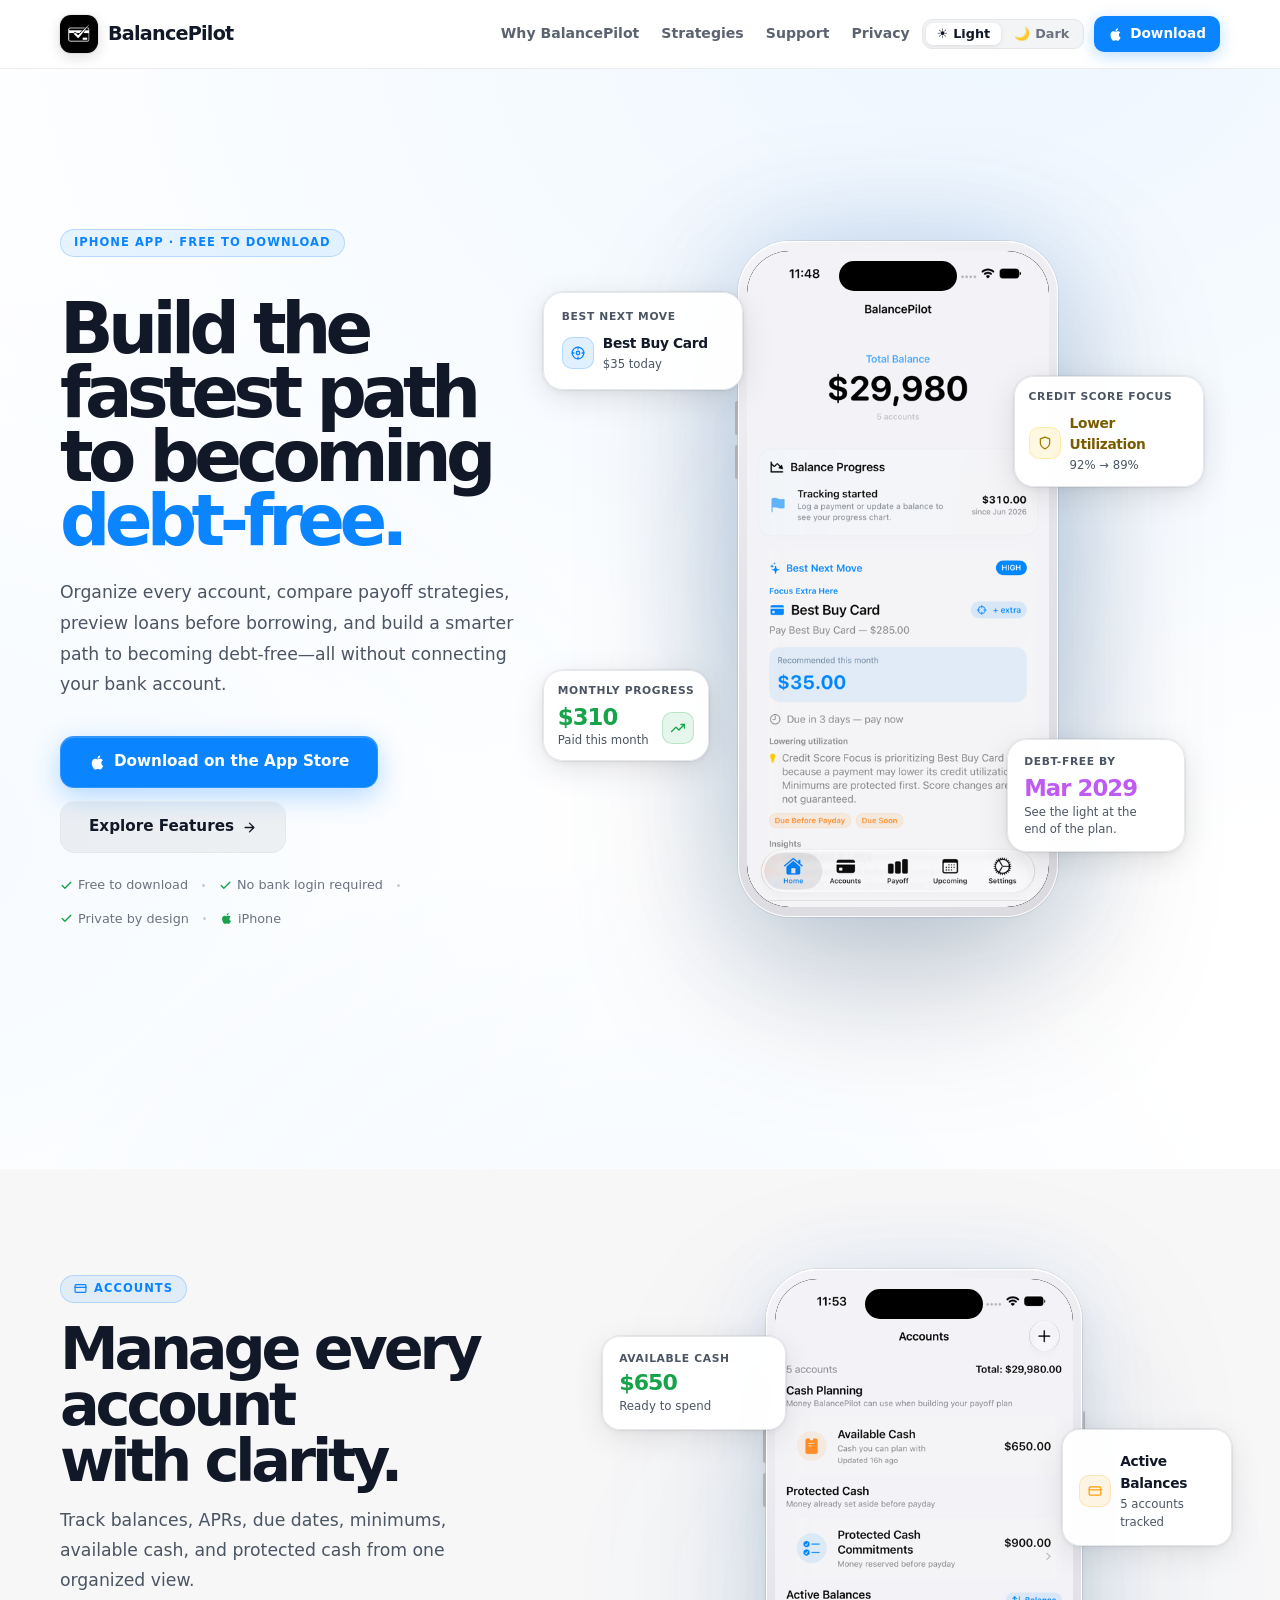
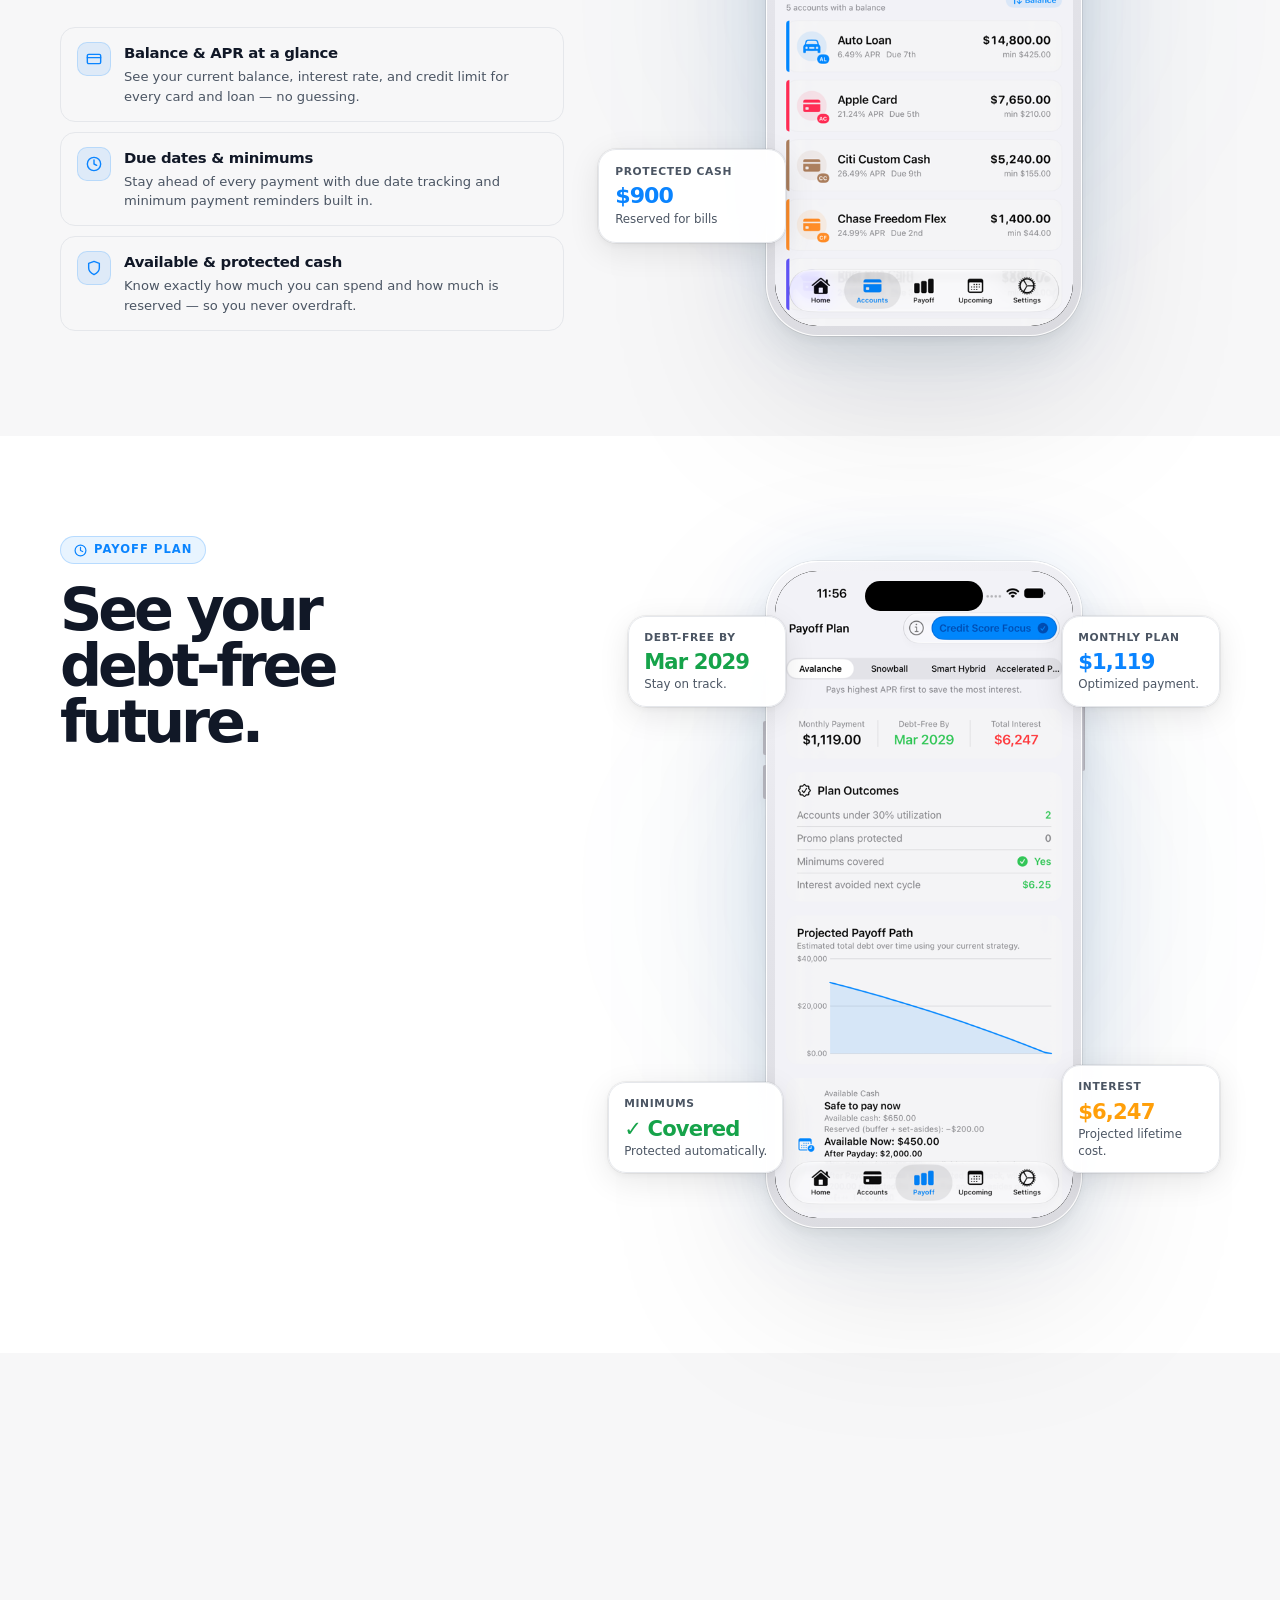
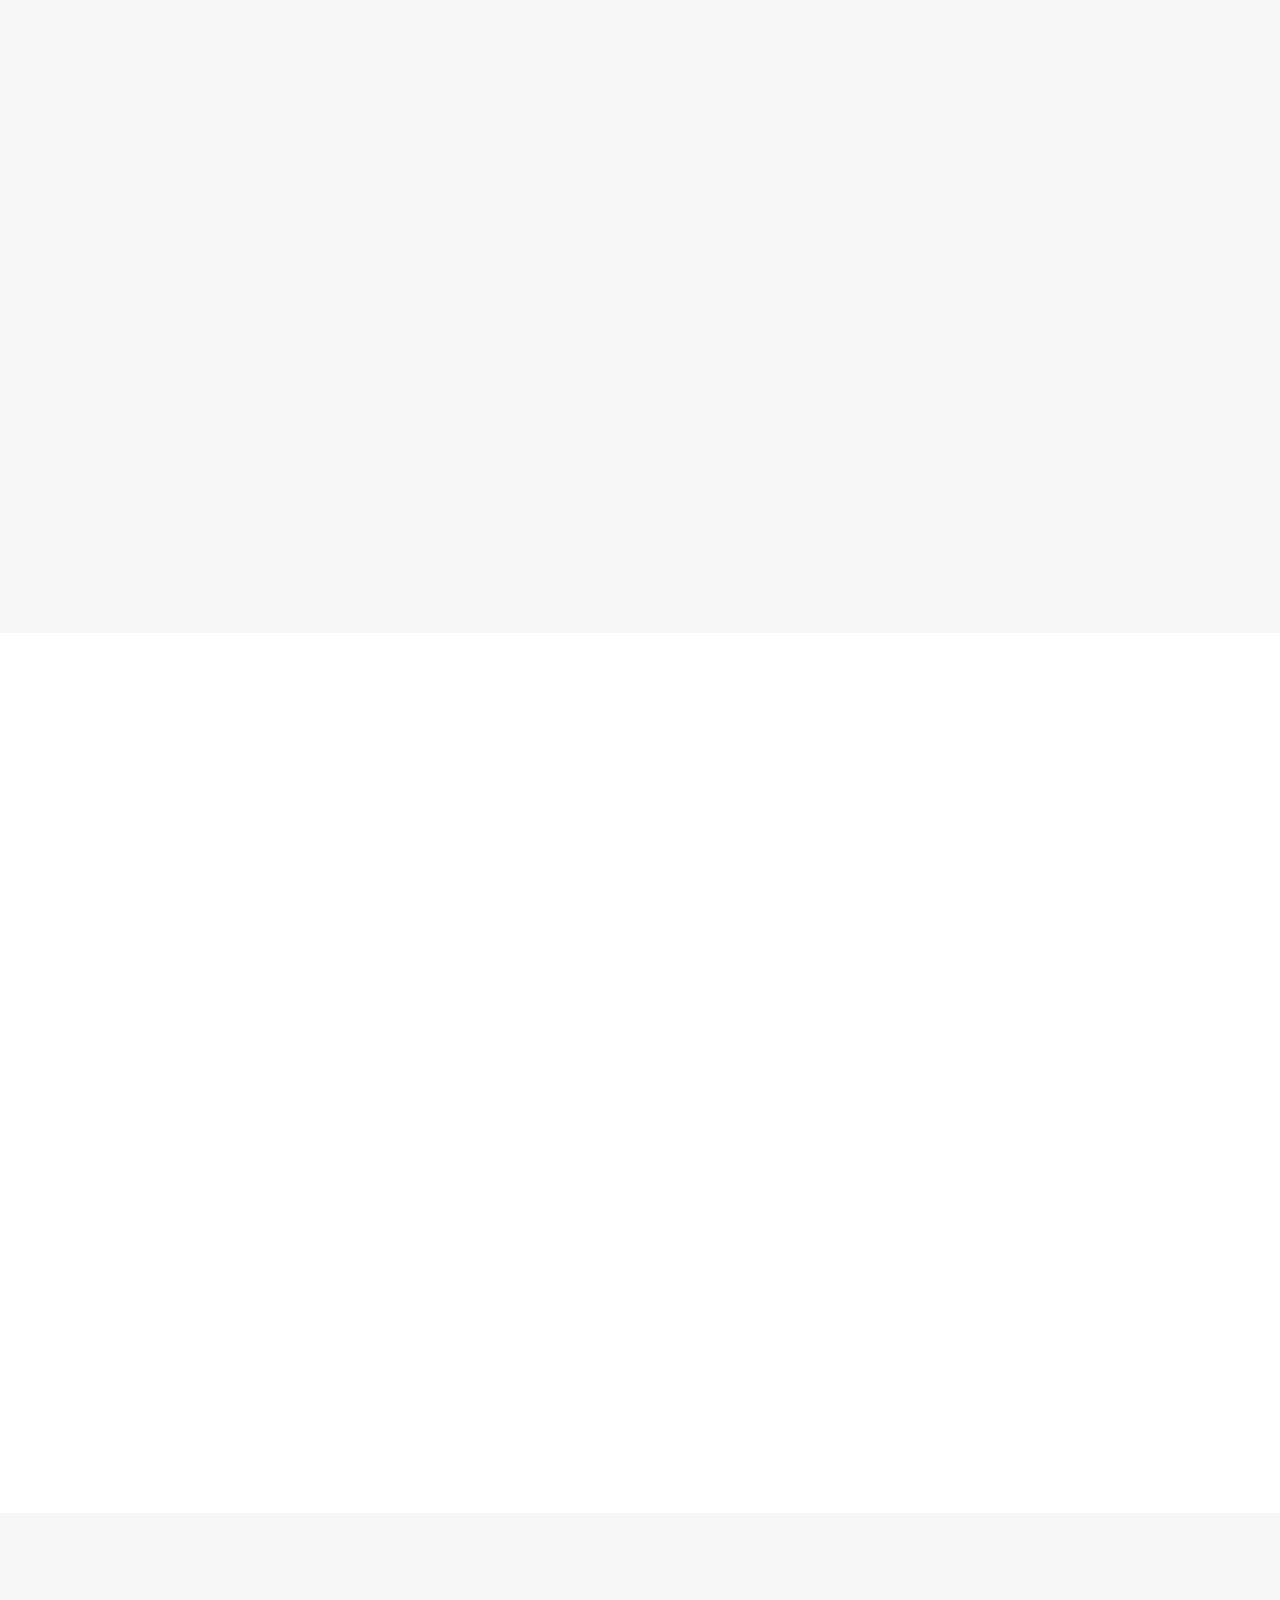
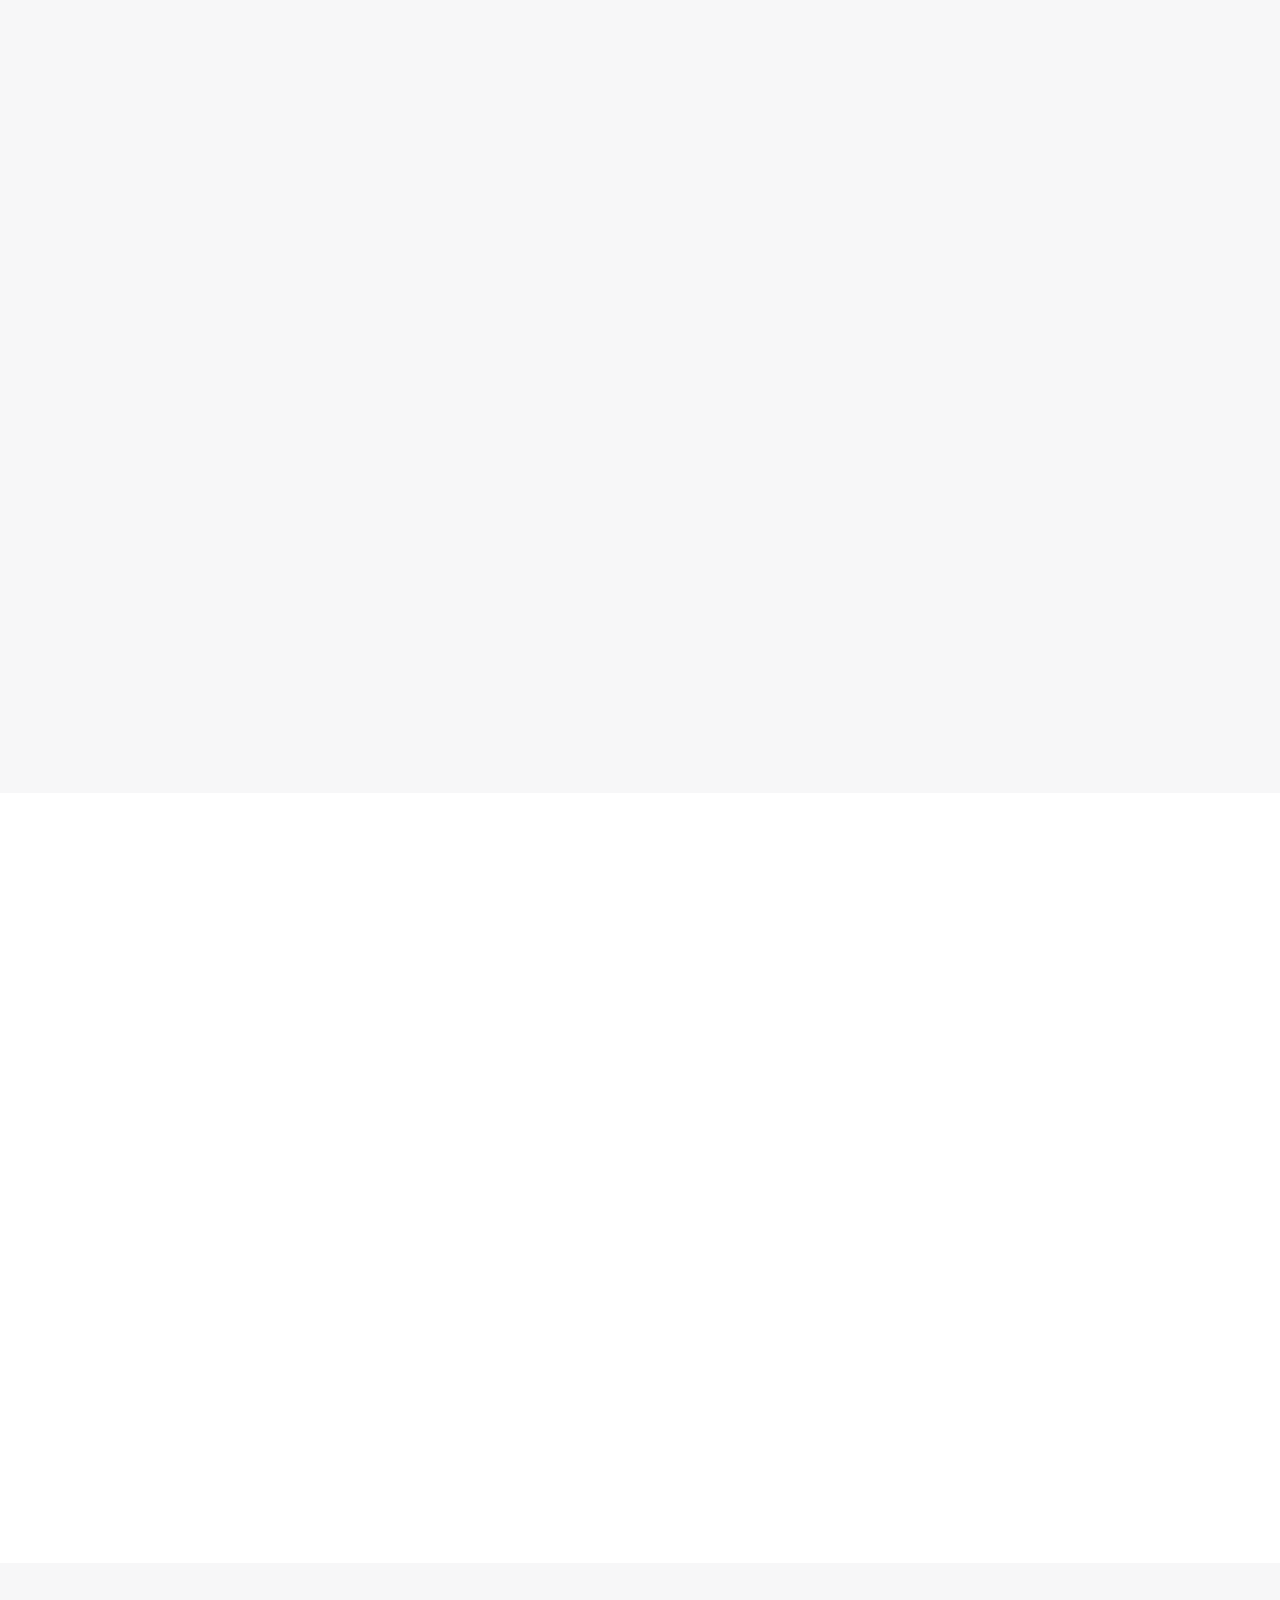
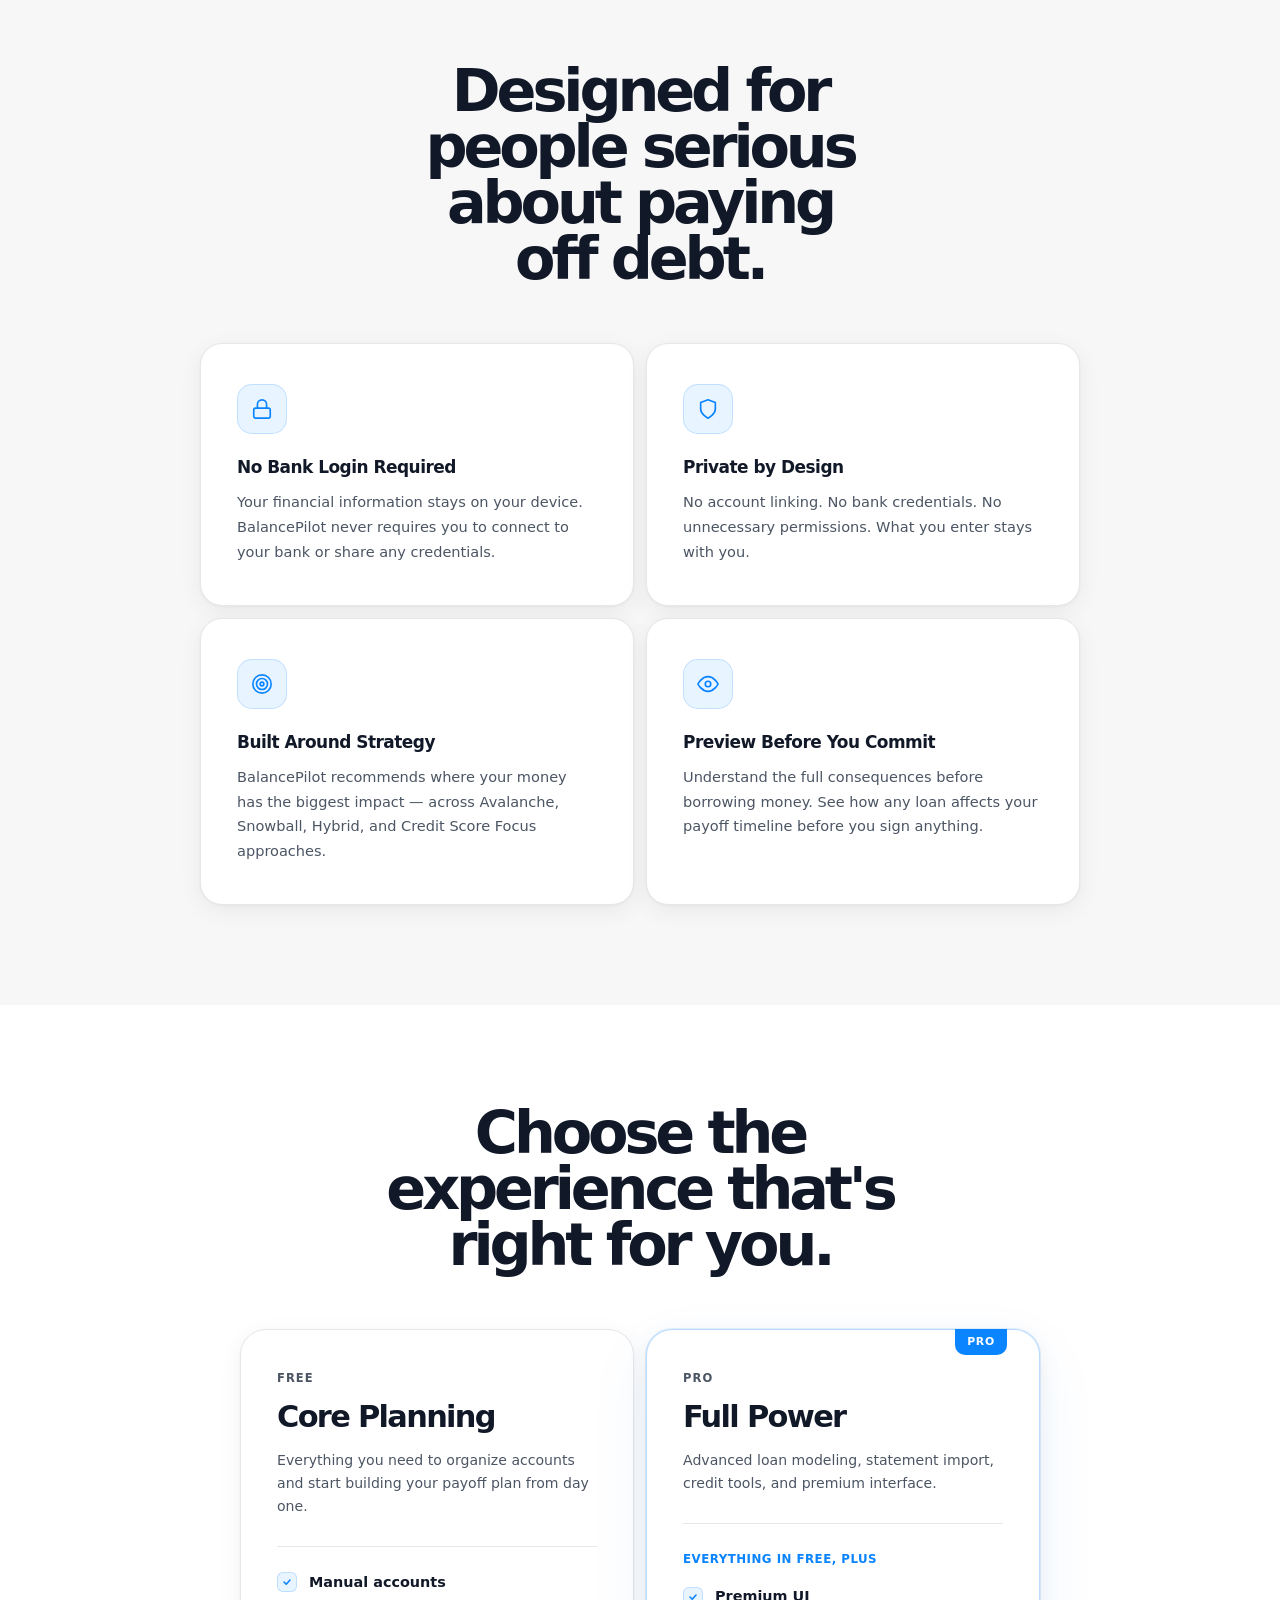
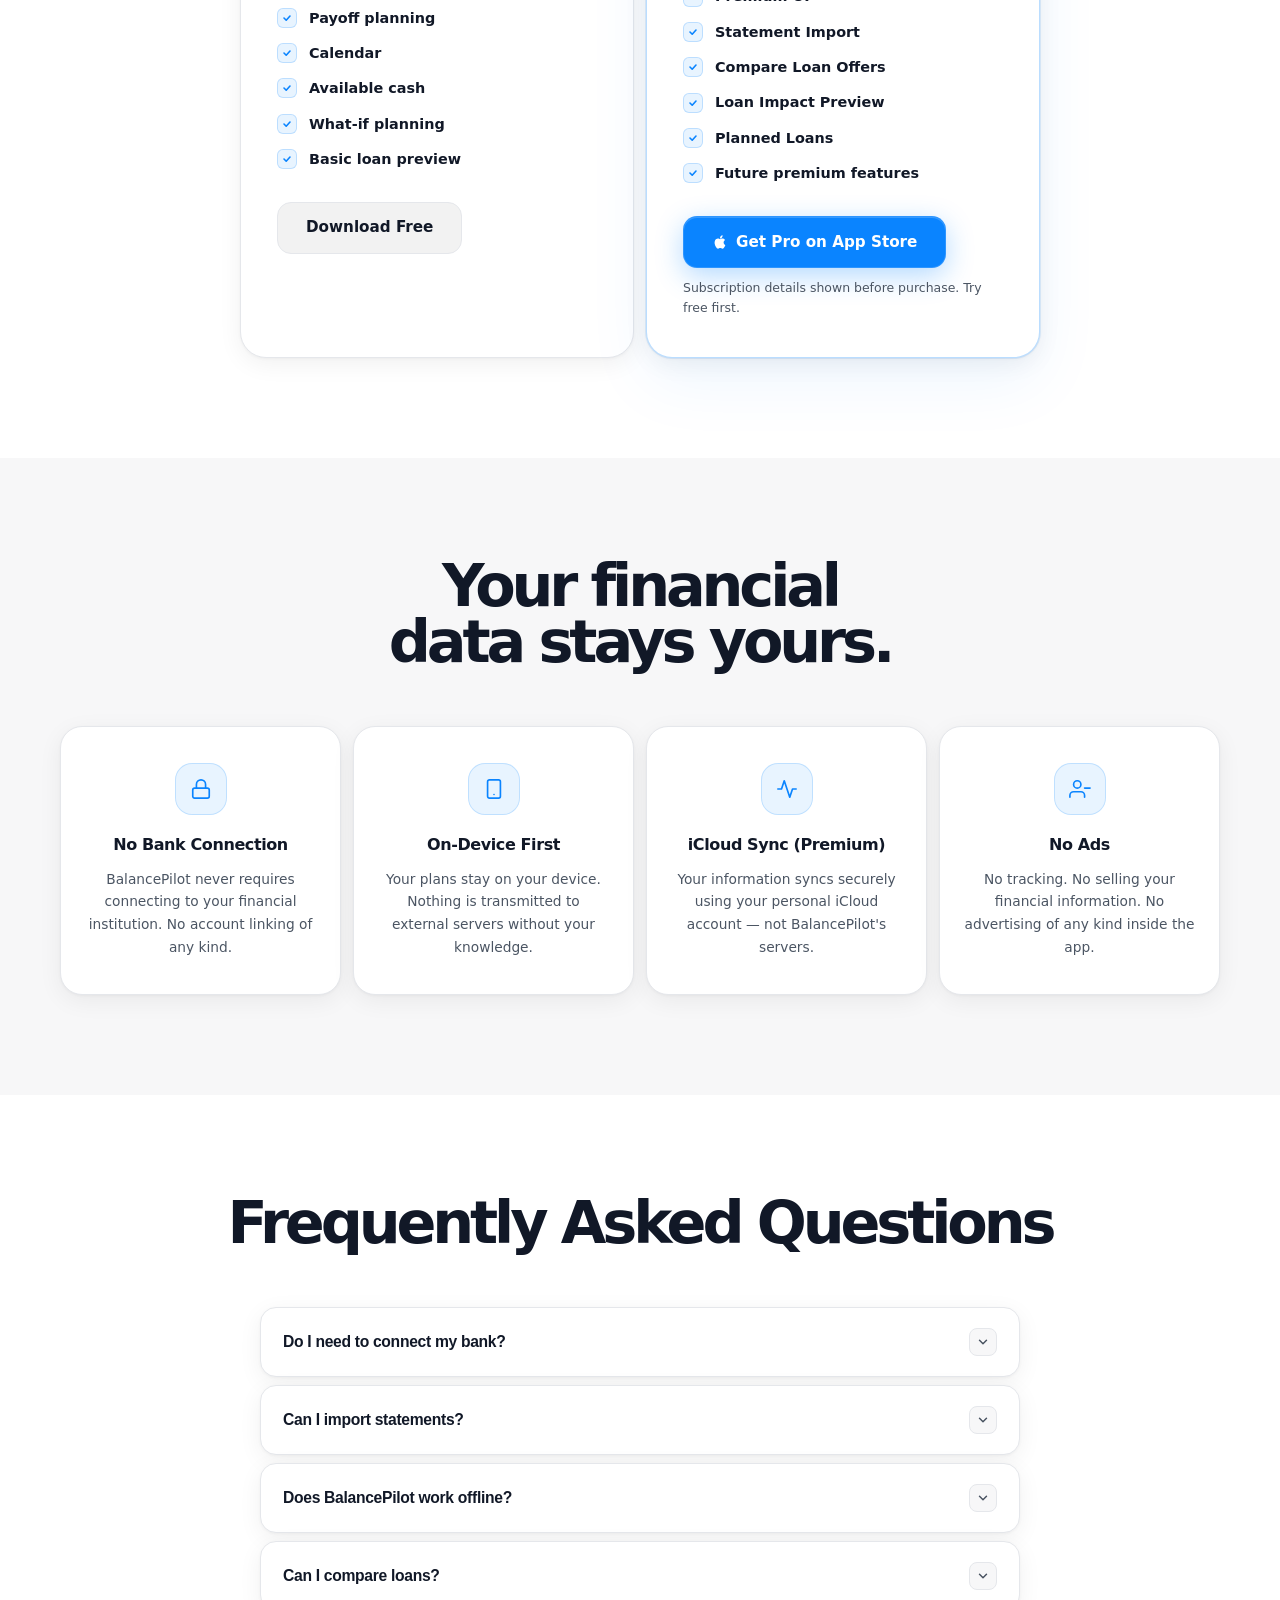
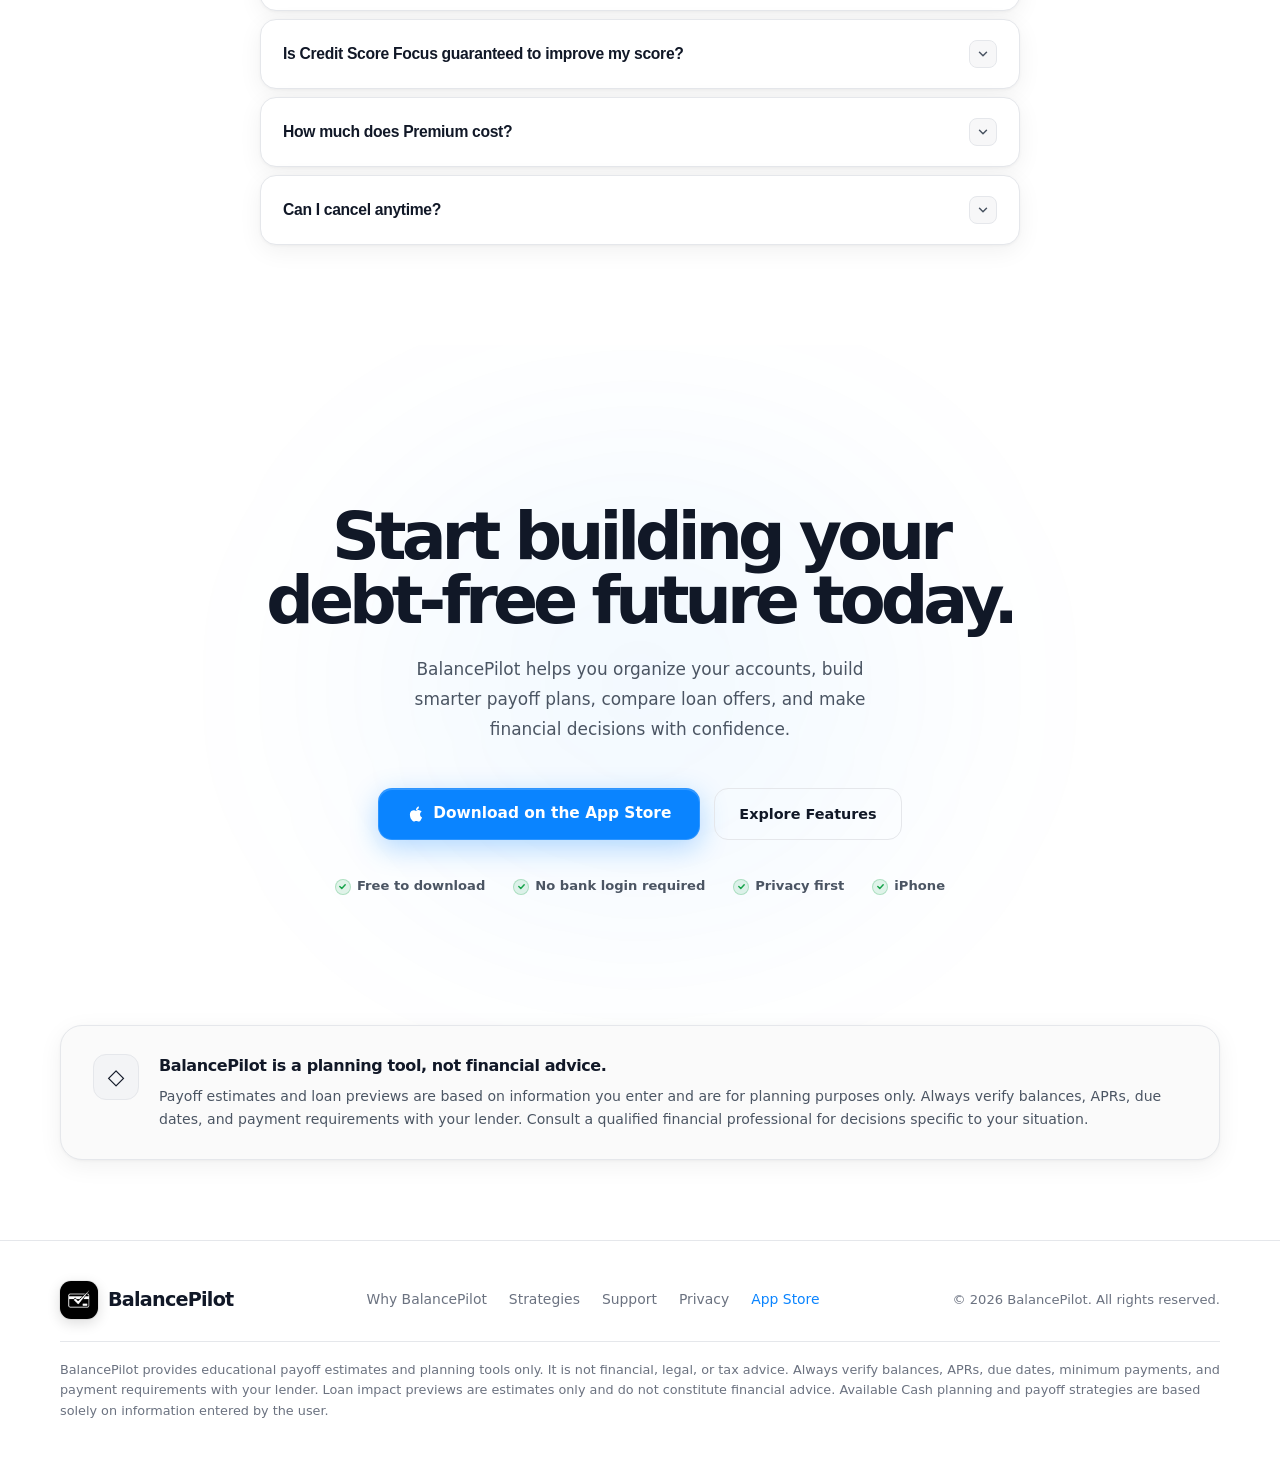
<file: index.html>
<!DOCTYPE html>
<html lang="en">
<head>
<meta charset="UTF-8" />
<meta name="viewport" content="width=device-width, initial-scale=1.0" />
<meta name="description" content="Plan your debt payoff, compare loan scenarios, preview financial decisions, and understand the impact before you borrow with BalancePilot." />
<meta name="keywords" content="debt payoff planner, debt payoff app, loan impact calculator, debt planning app, payoff strategy app, manual debt tracker, credit utilization tracker, what-if debt planner" />
<meta name="theme-color" content="#FFFFFF" />
<title>BalancePilot – Debt Payoff Planner & Loan Impact Preview App</title>
<script>
(function(){var t=localStorage.getItem('bp-theme')||(window.matchMedia('(prefers-color-scheme: dark)').matches?'dark':'light');document.documentElement.setAttribute('data-theme',t);}());
</script>
<link rel="stylesheet" href="theme.css" />
<link rel="icon" type="image/png" href="balancepilot-icon.png" />
<link rel="apple-touch-icon" href="balancepilot-icon.png" />
<link rel="canonical" href="https://balancepilot.net/" />
<link rel="preload" as="image" href="01-home-dashboard-light.png" fetchpriority="high" />
<meta property="og:type" content="website" />
<meta property="og:url" content="https://balancepilot.net/" />
<meta property="og:title" content="BalancePilot – Debt Payoff Planner & Loan Impact Preview App" />
<meta property="og:description" content="Plan your debt payoff, compare loan scenarios, preview financial decisions, and understand the impact before you borrow." />
<meta property="og:image" content="https://balancepilot.net/balancepilot-og.png" />
<script type="application/ld+json">
{"@context":"https://schema.org","@type":"MobileApplication","name":"BalancePilot","description":"Plan your debt payoff, compare loan scenarios, preview financial decisions, and understand the impact before you borrow.","operatingSystem":"iOS","applicationCategory":"FinanceApplication","url":"https://balancepilot.net","downloadUrl":"https://apps.apple.com/app/balancepilot/id6763011325","offers":{"@type":"Offer","price":"0.00","priceCurrency":"USD"}}
</script>
<style>
/* ═══════════════════════════════════════
   BalancePilot — Homepage v2
   Apple-quality premium redesign
═══════════════════════════════════════ */
:root {
  --r: 24px;
  --max: 1160px;
  font-family: Inter, ui-sans-serif, system-ui, -apple-system, BlinkMacSystemFont, "SF Pro Display", "Segoe UI", sans-serif;
}
*, *::before, *::after { box-sizing: border-box; margin: 0; padding: 0; }
html { scroll-behavior: smooth; scroll-padding-top: 80px; }
body { background: var(--bg); color: var(--text); line-height: 1.55; overflow-x: hidden; }
a { color: inherit; text-decoration: none; }
img { max-width: 100%; display: block; }
.container { width: min(100% - 40px, var(--max)); margin: 0 auto; }

/* ── Animations ── */
@keyframes float    { 0%,100%{transform:translateY(0)}  50%{transform:translateY(-4px)} }
@keyframes floatB   { 0%,100%{transform:translateY(0)}  50%{transform:translateY(-3px)} }
@keyframes glowPulse{ 0%,100%{opacity:.45;transform:scale(1)} 50%{opacity:.75;transform:scale(1.08)} }
.fade-in { opacity:0; transform:translateY(20px); transition:opacity .38s cubic-bezier(.22,1,.36,1),transform .38s cubic-bezier(.22,1,.36,1); }
.fade-in.visible { opacity:1; transform:translateY(0); }
/* Dark mode: floor opacity so content is never completely invisible during fade-in */
[data-theme="dark"] .fade-in:not(.visible) { opacity:0.12; }
.d1{transition-delay:.07s} .d2{transition-delay:.14s} .d3{transition-delay:.21s}
.d4{transition-delay:.28s} .d5{transition-delay:.35s} .d6{transition-delay:.42s}

/* ── Nav ── */
header {
  position:sticky; top:0; z-index:100;
  background:var(--header-bg);
  border-bottom:1px solid var(--header-border);
  backdrop-filter:blur(24px) saturate(1.6);
  -webkit-backdrop-filter:blur(24px) saturate(1.6);
}
.nav { min-height:68px; display:flex; align-items:center; justify-content:space-between; gap:12px; }
.brand { display:inline-flex; align-items:center; gap:10px; font-size:1.2rem; font-weight:800; color:var(--text); letter-spacing:-.04em; flex-shrink:0; }
.logo-icon { width:38px; height:38px; border-radius:11px; object-fit:cover; background:var(--logo-bg); box-shadow:0 4px 14px rgba(0,0,0,.14),0 0 0 1px rgba(0,0,0,.06); }
[data-theme="dark"] .logo-icon { box-shadow:0 6px 18px rgba(0,0,0,.50),0 0 0 1px rgba(255,255,255,.10); }
.links { display:flex; align-items:center; gap:2px; }
.links a:not(.nav-btn) { padding:6px 10px; border-radius:8px; color:var(--nav-link-color); font-weight:600; font-size:.88rem; opacity:.82; transition:opacity .15s,color .15s; }
.links a:not(.nav-btn):hover { opacity:1; color:var(--blue); }
.nav-btn {
  display:inline-flex; align-items:center; justify-content:center; gap:7px;
  height:36px; padding:0 14px; border-radius:10px; margin-left:8px;
  border:none; font-weight:700; font-size:.85rem;
  background:var(--blue); color:white;
  box-shadow:0 4px 16px rgba(10,132,255,.28);
  cursor:pointer; transition:transform .15s,box-shadow .15s,filter .15s;
  white-space:nowrap;
}
.nav-btn:hover { transform:translateY(-1px); box-shadow:0 8px 26px rgba(10,132,255,.38); filter:brightness(1.06); }
.nav-btn:active { transform:translateY(0); filter:brightness(.96); }
.mob-toggle {
  display:none; width:40px; height:40px; border-radius:11px;
  border:1px solid var(--stroke); background:var(--mob-toggle-bg); color:var(--text);
  align-items:center; justify-content:center; flex-direction:column; gap:5px; cursor:pointer;
}
.mob-toggle span { width:18px; height:1.5px; border-radius:999px; background:currentColor; transition:transform .18s ease,opacity .18s ease; }
.mob-toggle[aria-expanded="true"] span:nth-child(1){transform:translateY(6.5px) rotate(45deg)}
.mob-toggle[aria-expanded="true"] span:nth-child(2){opacity:0}
.mob-toggle[aria-expanded="true"] span:nth-child(3){transform:translateY(-6.5px) rotate(-45deg)}
.mobile-menu { display:none; }

/* ── Theme switch (from theme.css) ── */

/* ── Badges ── */
.badge-new,.badge-pro {
  display:inline-flex; align-items:center; padding:2px 8px; border-radius:999px;
  font-size:.6rem; font-weight:800; letter-spacing:.09em; text-transform:uppercase;
  margin-left:6px; vertical-align:middle; position:relative; top:-1px;
}
.badge-new { background:rgba(10,132,255,.12); border:1px solid rgba(10,132,255,.28); color:var(--blue); }
.badge-pro { background:var(--badge-pro-bg); border:1px solid var(--badge-pro-border); color:var(--badge-pro-color); }

/* ── Shared button ── */
.btn {
  display:inline-flex; align-items:center; justify-content:center; gap:8px;
  height:52px; padding:0 28px; border-radius:14px;
  font-weight:800; font-size:.95rem; cursor:pointer; border:1px solid transparent;
  transition:transform .18s cubic-bezier(.22,1,.36,1),box-shadow .18s ease,filter .15s;
}
.btn-primary {
  background:var(--blue); color:white;
  border-color:rgba(255,255,255,.14);
  box-shadow:0 8px 28px rgba(10,132,255,.30),inset 0 1px 0 rgba(255,255,255,.18);
}
.btn-primary:hover { transform:translateY(-2px); box-shadow:0 16px 44px rgba(10,132,255,.42),inset 0 1px 0 rgba(255,255,255,.18); filter:brightness(1.05); }
.btn-primary:active { transform:translateY(0); filter:brightness(.96); transition-duration:.06s; }
.btn-secondary { background:var(--btn-sec-bg); color:var(--btn-sec-color); border-color:var(--btn-sec-border); }
.btn-secondary:hover { transform:translateY(-2px); box-shadow:0 8px 22px rgba(0,0,0,.10); }
.btn-secondary:active { transform:translateY(0); transition-duration:.06s; }
.btn-sm { height:44px; padding:0 20px; font-size:.88rem; border-radius:11px; }

/* ── Eyebrow ── */
.eyebrow {
  display:inline-flex; align-items:center; gap:7px; padding:4px 13px; border-radius:999px;
  background:rgba(10,132,255,.09); border:1px solid rgba(10,132,255,.22);
  color:var(--blue); font-size:.72rem; font-weight:700; letter-spacing:.09em; text-transform:uppercase;
  margin-bottom:18px;
}

/* ── Section ── */
section { padding:100px 0; }
h1 { font-size:clamp(3rem,5.8vw,5.4rem); line-height:.91; letter-spacing:-.08em; text-wrap:balance; }
h2 { font-size:clamp(2.2rem,4.6vw,4rem); line-height:.95; letter-spacing:-.07em; text-wrap:balance; }
.sec-head { margin-bottom:56px; }
.sec-head.center { text-align:center; }
.sec-sub { color:var(--muted); font-size:1.08rem; line-height:1.75; margin-top:16px; }
.sec-sub.narrow { max-width:580px; }
.sec-sub.cx { margin-left:auto; margin-right:auto; }
.accent { color:var(--blue); }
.glass { background:var(--card-bg); border:1px solid var(--card-border); border-radius:var(--r); box-shadow:var(--card-shadow); }

/* ════════════════════════════
   1 · HERO
════════════════════════════ */
.hero {
  padding:160px 0 240px; position:relative; overflow:hidden; background:var(--bg);
}
.hero::before {
  content:''; position:absolute; inset:0; pointer-events:none; z-index:0;
  background:
    radial-gradient(ellipse 90% 80% at 78%  -6%, var(--orb-1), transparent),
    radial-gradient(ellipse 60% 55% at -8%  70%, var(--orb-2), transparent),
    radial-gradient(ellipse 50% 40% at 50% 110%, var(--orb-2), transparent);
}
.hero .container { position:relative; z-index:1; }
.hero-grid {
  display:grid; grid-template-columns:42fr 58fr;
  gap:48px; align-items:center;
}
.hero-kicker { margin-bottom:22px; }
h1.hero-headline { margin-bottom:24px; font-size:clamp(2.8rem,5.5vw,5.2rem); }
.hero-sub { color:var(--muted); font-size:1.08rem; line-height:1.78; max-width:480px; margin-bottom:36px; }
.hero-ctas { display:flex; align-items:center; gap:13px; flex-wrap:wrap; }
.hero-trust {
  display:flex; align-items:center; gap:14px; flex-wrap:wrap;
  margin-top:22px; color:var(--muted-2); font-size:.8rem; font-weight:500;
}
.hero-trust-item { display:flex; align-items:center; gap:5px; }
.hero-trust-item svg { color:var(--green); flex-shrink:0; }
[data-theme="light"] .hero-trust-item svg { color:#16a34a; }
.hero-trust-sep { width:3px; height:3px; border-radius:50%; background:var(--muted-2); opacity:.35; }
.hero-mob-ctas { display:none; flex-direction:column; align-items:center; gap:10px; padding-top:4px; }
.hero-mob-ctas .btn-primary { width:100%; }
.hero-mob-note { color:var(--muted-2); font-size:.8rem; }

/* ── Device showcase ── */
.showcase {
  position:relative; display:flex; justify-content:center; align-items:center;
  min-height:700px;
}
.showcase-glow {
  position:absolute; width:460px; height:460px; border-radius:50%;
  background:radial-gradient(circle, var(--orb-1), transparent 64%);
  filter:blur(56px); pointer-events:none; z-index:0;
  animation:glowPulse 9s ease-in-out infinite;
}

/* ── iPhone 17 Pro Max CSS frame ── */
.iphone {
  position:relative; z-index:2; width:320px; flex-shrink:0;
  animation:float 11s ease-in-out infinite;
  filter:
    drop-shadow(0 52px 80px rgba(0,0,0,.22))
    drop-shadow(0 0 56px rgba(10,132,255,.16));
}
[data-theme="dark"] .iphone {
  filter:
    drop-shadow(0 56px 96px rgba(0,0,0,.72))
    drop-shadow(0 0 72px rgba(10,132,255,.26));
}
.iphone-body {
  position:relative; border-radius:52px;
  padding:10px 9px;
  background:linear-gradient(160deg, #2c2c30 0%, #1c1c1e 45%, #131315 100%);
  box-shadow:
    inset 0 0 0 1px rgba(255,255,255,.15),
    inset 0 1px 0 rgba(255,255,255,.26),
    inset 0 -1px 0 rgba(0,0,0,.5),
    0 0 0 1px rgba(0,0,0,.65);
}
[data-theme="light"] .iphone-body {
  background:linear-gradient(160deg, #f4f4f8 0%, #e4e4ea 45%, #dadadf 100%);
  box-shadow:
    inset 0 0 0 1px rgba(255,255,255,.95),
    inset 0 1px 0 rgba(255,255,255,1),
    inset 0 -1px 0 rgba(0,0,0,.06),
    0 0 0 1px rgba(0,0,0,.08);
}
/* Left side: volume + mute buttons */
.iphone-body::before {
  content:'';
  position:absolute; left:-3px; top:108px;
  width:3px; height:34px;
  border-radius:2px 0 0 2px;
  background:linear-gradient(90deg, #0a0a0c 0%, #1e1e22 100%);
  box-shadow:0 52px 0 currentColor, 0 96px 0 currentColor;
  color:#0a0a0c;
}
[data-theme="light"] .iphone-body::before {
  background:linear-gradient(90deg, #a8a8b0 0%, #c4c4cc 100%);
  box-shadow:0 52px 0 #b0b0b8, 0 96px 0 #b0b0b8;
}
/* Right side: power button */
.iphone-body::after {
  content:'';
  position:absolute; right:-3px; top:142px;
  width:3px; height:68px;
  border-radius:0 2px 2px 0;
  background:linear-gradient(270deg, #0a0a0c 0%, #1e1e22 100%);
}
[data-theme="light"] .iphone-body::after {
  background:linear-gradient(270deg, #a8a8b0 0%, #c4c4cc 100%);
}
.iphone-screen {
  position:relative; border-radius:42px; overflow:hidden;
  background:#000; line-height:0;
}
.iphone-screen img {
  width:100%; display:block;
  border-radius:42px;
}
.iphone-island {
  position:absolute; top:10px; left:50%; transform:translateX(-50%);
  width:118px; height:30px; background:#000;
  border-radius:18px; z-index:10; pointer-events:none;
  box-shadow:0 0 0 1px rgba(255,255,255,.05);
}

/* ── Floating metric cards ── */
.fc {
  position:absolute; z-index:4;
  background:var(--surface);
  border:1px solid var(--card-border);
  border-radius:20px;
  box-shadow:
    var(--card-shadow),
    0 0 0 0.5px rgba(255,255,255,.06);
  padding:14px 16px; min-width:172px;
  transition:transform .22s cubic-bezier(.22,1,.36,1), box-shadow .22s ease;
  backdrop-filter:blur(12px);
}
[data-theme="light"] .fc {
  background:rgba(255,255,255,.96);
  box-shadow:0 8px 32px rgba(0,0,0,.10), 0 2px 8px rgba(0,0,0,.06), 0 0 0 1px rgba(0,0,0,.05);
}
.fc:hover { transform:translateY(-3px) scale(1.015); box-shadow:var(--card-shadow-h); }

/* Primary card — largest, most visual weight */
.fc-1 { top:9%;     left:-5%;  animation:floatB 9.5s ease-in-out infinite; padding:16px 18px; min-width:200px; }
/* Medium card — right side, overlaps phone slightly */
.fc-2 { bottom:11%; left:67%;  animation:floatB 11s 1.5s ease-in-out infinite; min-width:178px; max-width:195px; }
/* Supporting cards — smaller */
.fc-3 { top:21%;    left:68%;  animation:floatB 8.5s 2.2s ease-in-out infinite; padding:12px 14px; min-width:160px; max-width:190px; font-size:.95em; }
.fc-4 { bottom:24%; left:-5%;  animation:floatB 10s 0.8s ease-in-out infinite; padding:12px 14px; min-width:160px; font-size:.95em; }

.fc-lbl { font-size:.67rem; font-weight:700; color:var(--muted); letter-spacing:.06em; text-transform:uppercase; margin-bottom:6px; }
.fc-val { font-size:1.42rem; font-weight:800; letter-spacing:-.04em; line-height:1; }
.fc-note { color:var(--muted); font-size:.73rem; margin-top:5px; line-height:1.4; }
.fc-row { display:flex; align-items:center; gap:9px; margin-top:7px; }
.fc-icon {
  width:32px; height:32px; border-radius:10px; flex-shrink:0;
  display:grid; place-items:center;
}
.fc-icon-blue { background:rgba(10,132,255,.12); border:1px solid rgba(10,132,255,.22); color:var(--blue); }
.fc-icon-purple { background:rgba(191,90,242,.12); border:1px solid rgba(191,90,242,.22); color:#bf5af2; }
.fc-icon-gold { background:rgba(255,193,0,.12); border:1px solid rgba(255,193,0,.25); color:#d4a017; }
[data-theme="light"] .fc-icon-gold { color:#a07800; }
.fc-icon-green { background:rgba(50,215,75,.12); border:1px solid rgba(50,215,75,.22); color:#32d74b; }
[data-theme="light"] .fc-icon-green { background:rgba(22,163,74,.10); border-color:rgba(22,163,74,.22); color:#16a34a; }
.fc-name { font-size:.86rem; font-weight:800; letter-spacing:-.025em; }
.fc-detail { font-size:.73rem; color:var(--muted); margin-top:1px; }
.fc-amt { font-size:1.08rem; font-weight:800; color:var(--blue); letter-spacing:-.03em; margin-left:auto; }
.fc-val-purple { color:#bf5af2; }
.fc-val-green  { color:var(--green); }
[data-theme="light"] .fc-val-green { color:#16a34a; }
.fc-arrow-row { display:flex; align-items:center; gap:5px; margin-top:8px; font-size:.78rem; color:var(--muted); }
.fc-arrow-row strong { color:var(--fc-icon-gold,#d4a017); font-weight:700; }

.chip {
  display:inline-flex; align-items:center; gap:5px; padding:3px 9px;
  border-radius:999px; font-size:.73rem; font-weight:700;
}
.chip-blue  { background:rgba(10,132,255,.12); color:var(--blue);   border:1px solid rgba(10,132,255,.22); }
.chip-green { background:rgba(50,215,75,.12);  color:#32d74b;        border:1px solid rgba(50,215,75,.25); }
[data-theme="light"] .chip-green { background:rgba(22,163,74,.10); color:#16a34a; border-color:rgba(22,163,74,.22); }

/* ════════════════════════════
   1b · ACCOUNTS SECTION
════════════════════════════ */
#accounts { background:var(--bg-2); }
.accts-grid {
  display:grid; grid-template-columns:46fr 54fr;
  gap:64px; align-items:center;
}
.accts-text { }
.accts-showcase {
  position:relative; display:flex; justify-content:center; align-items:center;
  min-height:640px;
}
.accts-glow {
  position:absolute; width:580px; height:580px; border-radius:50%;
  background:radial-gradient(circle, rgba(10,132,255,.06) 0%, rgba(10,132,255,.02) 50%, transparent 70%);
  filter:blur(72px); pointer-events:none; z-index:0;
  animation:glowPulse 10s ease-in-out infinite;
}
[data-theme="dark"] .accts-glow {
  background:radial-gradient(circle,
    rgba(10,100,255,.20) 0%,
    rgba(0,40,160,.10) 38%,
    rgba(0,200,255,.04) 60%,
    transparent 72%);
}
[data-theme="light"] .accts-glow {
  background:radial-gradient(circle, rgba(10,132,255,.055) 0%, rgba(10,132,255,.015) 55%, transparent 72%);
}
.accts-phone {
  position:relative; z-index:2; width:316px; flex-shrink:0;
  animation:float 12s ease-in-out infinite;
  filter:
    drop-shadow(0 6px 4px rgba(0,0,0,.04))
    drop-shadow(0 20px 20px rgba(0,0,0,.06))
    drop-shadow(0 56px 80px rgba(0,0,0,.11))
    drop-shadow(0 0 44px rgba(10,132,255,.09));
}
[data-theme="dark"] .accts-phone {
  filter:
    drop-shadow(0 6px 6px rgba(0,0,0,.18))
    drop-shadow(0 24px 40px rgba(0,0,0,.44))
    drop-shadow(0 64px 96px rgba(0,0,0,.58))
    drop-shadow(0 0 64px rgba(10,132,255,.18));
}

/* Floating cards for accounts section */
.afc {
  position:absolute; z-index:4;
  background:var(--surface);
  border:1px solid var(--card-border);
  border-radius:18px;
  box-shadow:var(--card-shadow), 0 0 0 0.5px rgba(255,255,255,.05);
  padding:14px 16px;
  transition:transform .22s cubic-bezier(.22,1,.36,1), box-shadow .22s ease;
  backdrop-filter:blur(12px);
}
[data-theme="light"] .afc {
  background:rgba(255,255,255,.96);
  box-shadow:0 8px 32px rgba(0,0,0,.09), 0 2px 8px rgba(0,0,0,.05), 0 0 0 1px rgba(0,0,0,.05);
}
.afc:hover { transform:translateY(-3px) scale(1.015); box-shadow:var(--card-shadow-h); }

/* Card positions — 20px overlap onto phone edges for layered depth */
.afc-1 { top:10%;    left:-26px; animation:floatB 9s ease-in-out infinite;   min-width:184px; }
.afc-2 { bottom:14%; left:-30px; animation:floatB 11s 1.2s ease-in-out infinite; min-width:188px; }
.afc-3 { top:24%;    left:434px; animation:floatB 8.5s 2s ease-in-out infinite; min-width:170px; max-width:188px; }

.afc-lbl  { font-size:.67rem; font-weight:700; color:var(--muted); letter-spacing:.06em; text-transform:uppercase; margin-bottom:5px; }
.afc-val  { font-size:1.38rem; font-weight:800; letter-spacing:-.04em; line-height:1; }
.afc-note { font-size:.74rem; color:var(--muted); margin-top:4px; line-height:1.4; }
.afc-row  { display:flex; align-items:center; gap:9px; margin-top:7px; }
.afc-icon {
  width:32px; height:32px; border-radius:10px; flex-shrink:0;
  display:grid; place-items:center;
}
.afc-icon-blue   { background:rgba(10,132,255,.11); border:1px solid rgba(10,132,255,.20); color:var(--blue); }
.afc-icon-green  { background:rgba(50,215,75,.11);  border:1px solid rgba(50,215,75,.20);  color:#32d74b; }
[data-theme="light"] .afc-icon-green { background:rgba(22,163,74,.09); border-color:rgba(22,163,74,.18); color:#16a34a; }
.afc-icon-orange { background:rgba(255,159,10,.11); border:1px solid rgba(255,159,10,.20); color:#ff9f0a; }
.afc-name { font-size:.86rem; font-weight:800; letter-spacing:-.02em; }
.afc-detail { font-size:.73rem; color:var(--muted); margin-top:1px; }
.afc-val-green { color:var(--green); }
[data-theme="light"] .afc-val-green { color:#16a34a; }

/* Feature list */
.accts-feats { display:flex; flex-direction:column; gap:10px; margin-top:32px; }
.accts-feat {
  display:flex; align-items:flex-start; gap:13px; padding:14px 16px; border-radius:15px;
  background:var(--subtle-bg); border:1px solid var(--subtle-border);
  transition:background .15s, border-color .15s;
}
.accts-feat:hover { background:var(--subtle-bg-h); border-color:var(--subtle-border-h); }
.accts-feat-icon {
  width:34px; height:34px; border-radius:10px; flex-shrink:0; display:grid; place-items:center;
  background:rgba(10,132,255,.10); border:1px solid rgba(10,132,255,.18); color:var(--blue);
}
.accts-feat-name { font-size:.93rem; font-weight:800; letter-spacing:-.02em; margin-bottom:2px; }
.accts-feat-desc { font-size:.82rem; color:var(--muted); line-height:1.5; }

@media (max-width:980px) {
  .accts-grid { grid-template-columns:1fr; gap:48px; }
  .accts-showcase { order:-1; min-height:500px; }
  .afc-1 { left:1%; }
  .afc-2 { left:2%; }
  .afc-3 { left:auto; right:1%; }
}
@media (max-width:580px) {
  .afc { display:none; }
  .accts-showcase { min-height:340px; }
  .accts-phone { width:min(62vw,210px); animation:none; }
}

/* ════════════════════════════
   1c · PAYOFF PLAN SECTION
════════════════════════════ */
#payoff-plan { background:var(--bg); }
.pp-grid {
  display:grid; grid-template-columns:46fr 54fr;
  gap:64px; align-items:center;
}
.pp-showcase {
  position:relative; display:flex; justify-content:center; align-items:center;
  min-height:680px;
}
.pp-glow {
  position:absolute; width:580px; height:580px; border-radius:50%;
  background:radial-gradient(circle, rgba(10,132,255,.06) 0%, rgba(10,132,255,.02) 50%, transparent 70%);
  filter:blur(72px); pointer-events:none; z-index:0;
  animation:glowPulse 11s 1s ease-in-out infinite;
}
[data-theme="dark"] .pp-glow {
  background:radial-gradient(circle,
    rgba(10,100,255,.20) 0%,
    rgba(0,40,160,.10) 38%,
    rgba(0,200,255,.04) 60%,
    transparent 72%);
}
[data-theme="light"] .pp-glow {
  background:radial-gradient(circle, rgba(10,132,255,.055) 0%, rgba(10,132,255,.015) 55%, transparent 72%);
}
.pp-phone {
  position:relative; z-index:2; width:316px; flex-shrink:0;
  animation:float 13s 0.5s ease-in-out infinite;
  filter:
    drop-shadow(0 6px 4px rgba(0,0,0,.04))
    drop-shadow(0 20px 20px rgba(0,0,0,.06))
    drop-shadow(0 56px 80px rgba(0,0,0,.11))
    drop-shadow(0 0 44px rgba(10,132,255,.09));
}
[data-theme="dark"] .pp-phone {
  filter:
    drop-shadow(0 6px 6px rgba(0,0,0,.18))
    drop-shadow(0 24px 40px rgba(0,0,0,.44))
    drop-shadow(0 64px 96px rgba(0,0,0,.58))
    drop-shadow(0 0 64px rgba(10,132,255,.18));
}

/* Payoff Plan floating cards */
.pfc {
  position:absolute; z-index:4;
  background:var(--surface);
  border:1px solid var(--card-border);
  border-radius:18px;
  box-shadow:var(--card-shadow), 0 0 0 0.5px rgba(255,255,255,.05);
  padding:13px 15px;
  transition:transform .22s cubic-bezier(.22,1,.36,1), box-shadow .22s ease;
  backdrop-filter:blur(12px);
  min-width:158px;
}
[data-theme="light"] .pfc {
  background:rgba(255,255,255,.96);
  box-shadow:0 8px 32px rgba(0,0,0,.09), 0 2px 8px rgba(0,0,0,.05), 0 0 0 1px rgba(0,0,0,.05);
}
.pfc:hover { transform:translateY(-3px) scale(1.015); box-shadow:var(--card-shadow-h); }

/* 4-corner positions — 20px overlap onto phone edges */
.pfc-1 { top:9%;     left:0px;   animation:floatB 9s ease-in-out infinite; }
.pfc-2 { bottom:9%;  left:-20px; animation:floatB 10.5s 1s ease-in-out infinite; }
.pfc-3 { top:9%;     left:434px; animation:floatB 8s 1.8s ease-in-out infinite; max-width:182px; }
.pfc-4 { bottom:9%;  left:434px; animation:floatB 11s 0.5s ease-in-out infinite; max-width:182px; }

.pfc-lbl  { font-size:.67rem; font-weight:700; color:var(--muted); letter-spacing:.06em; text-transform:uppercase; margin-bottom:5px; }
.pfc-val  { font-size:1.32rem; font-weight:800; letter-spacing:-.04em; line-height:1; }
.pfc-note { font-size:.74rem; color:var(--muted); margin-top:4px; line-height:1.4; }
.pfc-val-blue  { color:var(--blue); }
.pfc-val-green { color:var(--green); }
[data-theme="light"] .pfc-val-green { color:#16a34a; }
.pfc-val-orange { color:#ff9f0a; }
.pfc-chk { color:var(--green); }
[data-theme="light"] .pfc-chk { color:#16a34a; }

/* Feature list */
.pp-feats { display:flex; flex-direction:column; gap:10px; margin-top:32px; }
.pp-feat {
  display:flex; align-items:flex-start; gap:13px; padding:14px 16px; border-radius:15px;
  background:var(--subtle-bg); border:1px solid var(--subtle-border);
  transition:background .15s, border-color .15s;
}
.pp-feat:hover { background:var(--subtle-bg-h); border-color:var(--subtle-border-h); }
.pp-feat-icon {
  width:34px; height:34px; border-radius:10px; flex-shrink:0; display:grid; place-items:center;
  background:rgba(10,132,255,.10); border:1px solid rgba(10,132,255,.18); color:var(--blue);
}
.pp-feat-name { font-size:.93rem; font-weight:800; letter-spacing:-.02em; margin-bottom:2px; }
.pp-feat-desc { font-size:.82rem; color:var(--muted); line-height:1.5; }

@media (max-width:980px) {
  .pp-grid { grid-template-columns:1fr; gap:48px; }
  .pp-showcase { order:-1; min-height:540px; }
  .pfc-1 { left:1%; }
  .pfc-2 { left:2%; }
  .pfc-3 { left:auto; right:1%; }
  .pfc-4 { left:auto; right:1%; bottom:18%; }
}
@media (max-width:580px) {
  .pfc { display:none; }
  .pp-showcase { min-height:360px; }
  .pp-phone { width:min(62vw,210px); animation:none; }
}

/* ════════════════════════════
   1e · LOAN IMPACT PREVIEW
════════════════════════════ */
#loan-impact { background:var(--bg-2); }
.li-grid {
  display:grid; grid-template-columns:46fr 54fr;
  gap:64px; align-items:center;
}
.li-showcase {
  position:relative; display:flex; justify-content:center; align-items:center;
  min-height:680px;
}
.li-glow {
  position:absolute; width:580px; height:580px; border-radius:50%;
  background:radial-gradient(circle, rgba(10,132,255,.06) 0%, rgba(10,132,255,.02) 50%, transparent 70%);
  filter:blur(72px); pointer-events:none; z-index:0;
  animation:glowPulse 10s 1.5s ease-in-out infinite;
}
[data-theme="dark"] .li-glow {
  background:radial-gradient(circle,
    rgba(10,100,255,.20) 0%,
    rgba(0,40,160,.10) 38%,
    rgba(0,200,255,.04) 60%,
    transparent 72%);
}
[data-theme="light"] .li-glow {
  background:radial-gradient(circle, rgba(10,132,255,.055) 0%, rgba(10,132,255,.015) 55%, transparent 72%);
}
.li-phone {
  position:relative; z-index:2; width:316px; flex-shrink:0;
  animation:float 11.5s ease-in-out infinite;
  filter:
    drop-shadow(0 6px 4px rgba(0,0,0,.04))
    drop-shadow(0 20px 20px rgba(0,0,0,.06))
    drop-shadow(0 56px 80px rgba(0,0,0,.11))
    drop-shadow(0 0 44px rgba(10,132,255,.09));
}
[data-theme="dark"] .li-phone {
  filter:
    drop-shadow(0 6px 6px rgba(0,0,0,.18))
    drop-shadow(0 24px 40px rgba(0,0,0,.44))
    drop-shadow(0 64px 96px rgba(0,0,0,.58))
    drop-shadow(0 0 64px rgba(10,132,255,.18));
}

/* Loan Impact floating cards */
.lic {
  position:absolute; z-index:4;
  background:var(--surface);
  border:1px solid var(--card-border);
  border-radius:18px;
  box-shadow:var(--card-shadow), 0 0 0 0.5px rgba(255,255,255,.05);
  padding:13px 15px;
  transition:transform .22s cubic-bezier(.22,1,.36,1), box-shadow .22s ease;
  backdrop-filter:blur(12px);
  min-width:158px;
}
[data-theme="light"] .lic {
  background:rgba(255,255,255,.96);
  box-shadow:0 8px 32px rgba(0,0,0,.09), 0 2px 8px rgba(0,0,0,.05), 0 0 0 1px rgba(0,0,0,.05);
}
.lic:hover { transform:translateY(-3px) scale(1.015); box-shadow:var(--card-shadow-h); }

/* 4-corner positions — 20px overlap onto phone edges */
.lic-1 { top:9%;     left:0px;   animation:floatB 9s 0.4s ease-in-out infinite; }
.lic-2 { bottom:9%;  left:0px;   animation:floatB 10.5s 1.4s ease-in-out infinite; }
.lic-3 { top:9%;     left:434px; animation:floatB 8s 2.1s ease-in-out infinite; max-width:184px; }
.lic-4 { bottom:9%;  left:434px; animation:floatB 11s 0.9s ease-in-out infinite; max-width:184px; }

.lic-lbl  { font-size:.67rem; font-weight:700; color:var(--muted); letter-spacing:.06em; text-transform:uppercase; margin-bottom:5px; }
.lic-val  { font-size:1.32rem; font-weight:800; letter-spacing:-.04em; line-height:1.15; }
.lic-note { font-size:.74rem; color:var(--muted); margin-top:4px; line-height:1.4; }
.lic-arrow { font-size:.72rem; color:var(--muted); display:block; margin:1px 0; }
.lic-val-green  { color:var(--green); }
[data-theme="light"] .lic-val-green  { color:#16a34a; }
.lic-val-blue   { color:var(--blue); }
.lic-val-purple { color:#bf5af2; }
[data-theme="light"] .lic-val-purple { color:#8944b8; }
.lic-val-orange { color:#ff9f0a; }

/* Feature list */
.li-feats { display:flex; flex-direction:column; gap:10px; margin-top:32px; }
.li-feat {
  display:flex; align-items:flex-start; gap:13px; padding:14px 16px; border-radius:15px;
  background:var(--subtle-bg); border:1px solid var(--subtle-border);
  transition:background .15s, border-color .15s;
}
.li-feat:hover { background:var(--subtle-bg-h); border-color:var(--subtle-border-h); }
.li-feat-icon {
  width:34px; height:34px; border-radius:10px; flex-shrink:0; display:grid; place-items:center;
  background:rgba(10,132,255,.10); border:1px solid rgba(10,132,255,.18); color:var(--blue);
}
.li-feat-name { font-size:.93rem; font-weight:800; letter-spacing:-.02em; margin-bottom:2px; }
.li-feat-desc { font-size:.82rem; color:var(--muted); line-height:1.5; }

@media (max-width:980px) {
  .li-grid { grid-template-columns:1fr; gap:48px; }
  .li-showcase { order:-1; min-height:540px; }
  .lic-1 { left:1%; }
  .lic-2 { left:2%; }
  .lic-3 { left:auto; right:1%; }
  .lic-4 { left:auto; right:1%; bottom:18%; }
}
@media (max-width:580px) {
  .lic { display:none; }
  .li-showcase { min-height:360px; }
  .li-phone { width:min(62vw,210px); animation:none; }
}

/* ════════════════════════════
   1e · COMPARE LOAN OFFERS
════════════════════════════ */
#compare-offers { background:var(--bg); }
.co-grid {
  display:grid; grid-template-columns:54fr 46fr;
  gap:64px; align-items:center;
}
.co-showcase {
  position:relative; display:flex; justify-content:center; align-items:center;
  min-height:680px;
}
.co-glow {
  position:absolute; width:580px; height:580px; border-radius:50%;
  background:radial-gradient(circle, rgba(10,132,255,.06) 0%, rgba(10,132,255,.02) 50%, transparent 70%);
  filter:blur(72px); pointer-events:none; z-index:0;
  animation:glowPulse 10s ease-in-out infinite;
}
[data-theme="dark"] .co-glow {
  background:radial-gradient(circle,
    rgba(10,100,255,.20) 0%, rgba(0,40,160,.10) 38%,
    rgba(0,200,255,.04) 60%, transparent 72%);
}
[data-theme="light"] .co-glow {
  background:radial-gradient(circle, rgba(10,132,255,.055) 0%, rgba(10,132,255,.015) 55%, transparent 72%);
}
.co-phone {
  position:relative; z-index:2; width:316px; flex-shrink:0;
  animation:float 7s ease-in-out infinite;
  filter: drop-shadow(0 6px 4px rgba(0,0,0,.04)) drop-shadow(0 20px 20px rgba(0,0,0,.06))
          drop-shadow(0 56px 80px rgba(0,0,0,.11)) drop-shadow(0 0 44px rgba(10,132,255,.09));
}
[data-theme="dark"] .co-phone {
  filter: drop-shadow(0 6px 6px rgba(0,0,0,.18)) drop-shadow(0 24px 40px rgba(0,0,0,.44))
          drop-shadow(0 64px 96px rgba(0,0,0,.58)) drop-shadow(0 0 64px rgba(10,132,255,.18));
}
.coc {
  position:absolute; z-index:4; background:var(--surface);
  border:1px solid var(--card-border); border-radius:18px;
  box-shadow:var(--card-shadow), 0 0 0 0.5px rgba(255,255,255,.05);
  padding:13px 15px;
  transition:transform .22s cubic-bezier(.22,1,.36,1), box-shadow .22s ease;
  backdrop-filter:blur(12px); min-width:158px;
}
[data-theme="light"] .coc {
  background:rgba(255,255,255,.96);
  box-shadow:0 8px 32px rgba(0,0,0,.09), 0 2px 8px rgba(0,0,0,.05), 0 0 0 1px rgba(0,0,0,.05);
}
.coc:hover { transform:translateY(-3px) scale(1.015); box-shadow:var(--card-shadow-h); }
.coc-label { font-size:11px; font-weight:600; letter-spacing:.04em; color:var(--muted); margin-bottom:4px; }
.coc-val { font-size:20px; font-weight:700; letter-spacing:-.02em; line-height:1; }
.coc-sub { font-size:11px; color:var(--muted); margin-top:3px; }
/* card positions — phone left (54fr) layout */
.coc-1 { left:0px;   top:14%; }
.coc-2 { left:434px; top:14%; }
.coc-3 { left:0px;   bottom:22%; }
.coc-4 { left:434px; bottom:22%; }
.co-text { }
.co-feats { display:flex; flex-direction:column; gap:20px; margin-top:40px; }
.co-feat { display:flex; align-items:flex-start; gap:16px; }
.co-feat-icon {
  width:44px; height:44px; border-radius:14px; display:flex; align-items:center;
  justify-content:center; flex-shrink:0;
  background:var(--subtle-bg); border:1px solid var(--subtle-border);
}
.co-feat-name { font-size:15px; font-weight:600; margin-bottom:3px; }
.co-feat-desc { font-size:14px; color:var(--muted); line-height:1.5; }
@media (max-width:980px) {
  .co-grid { grid-template-columns:1fr; gap:48px; }
  .co-showcase { order:-1; min-height:540px; }
  .coc-1 { left:1%; }
  .coc-2 { left:auto; right:1%; }
  .coc-3 { left:1%; }
  .coc-4 { left:auto; right:1%; bottom:18%; }
}
@media (max-width:580px) {
  .coc { display:none; }
  .co-showcase { min-height:360px; }
  .co-phone { width:min(62vw,210px); animation:none; }
}

/* ════════════════════════════
   1d · CREDIT SCORE FOCUS
════════════════════════════ */
#credit-focus { background:var(--bg-2); }
.cf-grid {
  display:grid; grid-template-columns:54fr 46fr;
  gap:64px; align-items:center;
}
.cf-showcase {
  position:relative; display:flex; justify-content:center; align-items:center;
  min-height:680px;
}
.cf-glow {
  position:absolute; width:580px; height:580px; border-radius:50%;
  background:radial-gradient(circle, rgba(10,132,255,.06) 0%, rgba(10,132,255,.02) 50%, transparent 70%);
  filter:blur(72px); pointer-events:none; z-index:0;
  animation:glowPulse 12s 0.5s ease-in-out infinite;
}
[data-theme="dark"] .cf-glow {
  background:radial-gradient(circle,
    rgba(10,100,255,.20) 0%,
    rgba(0,40,160,.10) 38%,
    rgba(0,200,255,.04) 60%,
    transparent 72%);
}
[data-theme="light"] .cf-glow {
  background:radial-gradient(circle, rgba(10,132,255,.055) 0%, rgba(10,132,255,.015) 55%, transparent 72%);
}
.cf-phone {
  position:relative; z-index:2; width:316px; flex-shrink:0;
  animation:float 14s ease-in-out infinite;
  filter:
    drop-shadow(0 6px 4px rgba(0,0,0,.04))
    drop-shadow(0 20px 20px rgba(0,0,0,.06))
    drop-shadow(0 56px 80px rgba(0,0,0,.11))
    drop-shadow(0 0 44px rgba(10,132,255,.09));
}
[data-theme="dark"] .cf-phone {
  filter:
    drop-shadow(0 6px 6px rgba(0,0,0,.18))
    drop-shadow(0 24px 40px rgba(0,0,0,.44))
    drop-shadow(0 64px 96px rgba(0,0,0,.58))
    drop-shadow(0 0 64px rgba(10,132,255,.18));
}

/* Credit Focus floating cards */
.cfc {
  position:absolute; z-index:4;
  background:var(--surface);
  border:1px solid var(--card-border);
  border-radius:18px;
  box-shadow:var(--card-shadow), 0 0 0 0.5px rgba(255,255,255,.05);
  padding:13px 15px;
  transition:transform .22s cubic-bezier(.22,1,.36,1), box-shadow .22s ease;
  backdrop-filter:blur(12px);
  min-width:158px;
}
[data-theme="light"] .cfc {
  background:rgba(255,255,255,.96);
  box-shadow:0 8px 32px rgba(0,0,0,.09), 0 2px 8px rgba(0,0,0,.05), 0 0 0 1px rgba(0,0,0,.05);
}
.cfc:hover { transform:translateY(-3px) scale(1.015); box-shadow:var(--card-shadow-h); }

/* 4-corner positions — 20px overlap onto phone edges */
.cfc-1 { top:9%;     left:0px;  animation:floatB 9s 0.3s ease-in-out infinite; }
.cfc-2 { bottom:9%;  left:0px;  animation:floatB 10.5s 1.3s ease-in-out infinite; }
.cfc-3 { top:9%;     left:434px; animation:floatB 8s 2s ease-in-out infinite; max-width:184px; }
.cfc-4 { bottom:9%;  left:434px; animation:floatB 11s 0.8s ease-in-out infinite; max-width:184px; }

.cfc-lbl  { font-size:.67rem; font-weight:700; color:var(--muted); letter-spacing:.06em; text-transform:uppercase; margin-bottom:5px; }
.cfc-val  { font-size:1.32rem; font-weight:800; letter-spacing:-.04em; line-height:1.1; }
.cfc-note { font-size:.74rem; color:var(--muted); margin-top:4px; line-height:1.4; }
.cfc-val-blue   { color:var(--blue); }
.cfc-val-green  { color:var(--green); }
[data-theme="light"] .cfc-val-green  { color:#16a34a; }
.cfc-val-orange { color:#ff9f0a; }
.cfc-arr { color:var(--muted); font-size:1rem; margin:0 3px; }

/* Feature list */
.cf-feats { display:flex; flex-direction:column; gap:10px; margin-top:32px; }
.cf-feat {
  display:flex; align-items:flex-start; gap:13px; padding:14px 16px; border-radius:15px;
  background:var(--subtle-bg); border:1px solid var(--subtle-border);
  transition:background .15s, border-color .15s;
}
.cf-feat:hover { background:var(--subtle-bg-h); border-color:var(--subtle-border-h); }
.cf-feat-icon {
  width:34px; height:34px; border-radius:10px; flex-shrink:0; display:grid; place-items:center;
  background:rgba(10,132,255,.10); border:1px solid rgba(10,132,255,.18); color:var(--blue);
}
.cf-feat-name { font-size:.93rem; font-weight:800; letter-spacing:-.02em; margin-bottom:2px; }
.cf-feat-desc { font-size:.82rem; color:var(--muted); line-height:1.5; }

@media (max-width:980px) {
  .cf-grid { grid-template-columns:1fr; gap:48px; }
  .cf-showcase { order:-1; min-height:540px; }
  .cfc-1 { left:1%; }
  .cfc-2 { left:2%; }
  .cfc-3 { left:auto; right:1%; }
  .cfc-4 { left:auto; right:1%; bottom:18%; }
}
@media (max-width:580px) {
  .cfc { display:none; }
  .cf-showcase { min-height:360px; }
  .cf-phone { width:min(62vw,210px); animation:none; }
}

/* ════════════════════════════
   2 · FEATURE HIGHLIGHTS
════════════════════════════ */
#features { background:var(--bg-2); }
.feat-grid {
  display:grid; grid-template-columns:repeat(3,1fr); gap:12px;
}
.feat-card {
  padding:28px 26px; border-radius:22px;
  background:var(--card-bg); border:1px solid var(--card-border);
  box-shadow:var(--card-shadow);
  transition:transform .22s cubic-bezier(.22,1,.36,1),box-shadow .22s ease,border-color .15s;
}
.feat-card:hover { transform:translateY(-5px); box-shadow:var(--card-shadow-h); border-color:var(--card-border-h); }
.feat-icon {
  width:48px; height:48px; border-radius:14px; margin-bottom:20px;
  display:grid; place-items:center;
  background:rgba(10,132,255,.10); border:1px solid rgba(10,132,255,.20); color:var(--blue);
}
.feat-card h3 { font-size:1.06rem; font-weight:800; margin-bottom:9px; letter-spacing:-.025em; }
.feat-card p { color:var(--muted); font-size:.92rem; line-height:1.68; }

/* ════════════════════════════
   3 · SMART PAYOFF PLANNING
════════════════════════════ */
.payoff-grid { display:grid; grid-template-columns:1fr 1fr; gap:72px; align-items:center; }
.strategy-list { display:flex; flex-direction:column; gap:10px; margin-top:32px; }
.si {
  display:flex; align-items:flex-start; gap:14px; padding:18px 20px; border-radius:18px;
  background:var(--card-bg); border:1px solid var(--card-border); box-shadow:var(--card-shadow);
  transition:transform .2s cubic-bezier(.22,1,.36,1),box-shadow .2s ease;
}
.si:hover { transform:translateX(5px); box-shadow:var(--card-shadow-h); }
.si-dot { width:10px; height:10px; border-radius:50%; flex-shrink:0; margin-top:5px; }
.si-dot-blue   { background:var(--blue); box-shadow:0 0 0 3px rgba(10,132,255,.18); }
.si-dot-green  { background:#32d74b; box-shadow:0 0 0 3px rgba(50,215,75,.18); }
[data-theme="light"] .si-dot-green { background:#16a34a; box-shadow:0 0 0 3px rgba(22,163,74,.18); }
.si-dot-orange { background:#ff9f0a; box-shadow:0 0 0 3px rgba(255,159,10,.18); }
.si-dot-purple { background:#bf5af2; box-shadow:0 0 0 3px rgba(191,90,242,.18); }
.si-name { font-size:1rem; font-weight:800; letter-spacing:-.025em; margin-bottom:3px; }
.si-desc { font-size:.87rem; color:var(--muted); line-height:1.55; }
.payoff-visual { position:relative; display:flex; justify-content:center; }
.payoff-glow {
  position:absolute; width:300px; height:300px; border-radius:50%;
  background:radial-gradient(circle,var(--orb-1),transparent 65%);
  filter:blur(36px); z-index:0; animation:glowPulse 10s ease-in-out infinite;
}
.payoff-phone { position:relative; z-index:2; width:min(100%,230px); border-radius:42px; box-shadow:var(--loan-ss-shadow); }

/* ════════════════════════════
   4 · PLAN BEFORE YOU BORROW
════════════════════════════ */
#borrow { background:var(--bg-2); }
.borrow-grid { display:grid; grid-template-columns:1fr 1fr; gap:72px; align-items:center; }
.borrow-feats { display:flex; flex-direction:column; gap:11px; margin-top:32px; }
.bf {
  display:flex; align-items:flex-start; gap:14px; padding:15px 18px; border-radius:16px;
  background:var(--subtle-bg); border:1px solid var(--subtle-border);
  transition:background .15s,border-color .15s;
}
.bf:hover { background:var(--subtle-bg-h); border-color:var(--subtle-border-h); }
.bf-icon {
  width:36px; height:36px; border-radius:10px; flex-shrink:0; display:grid; place-items:center;
  background:rgba(10,132,255,.12); border:1px solid rgba(10,132,255,.22); color:var(--blue);
}
.bf-name { font-size:.96rem; font-weight:800; letter-spacing:-.02em; margin-bottom:2px; }
.bf-desc { font-size:.83rem; color:var(--muted); line-height:1.5; }
.borrow-vis { position:relative; display:flex; justify-content:center; align-items:center; }
.borrow-phone { position:relative; width:220px; animation:float 8s ease-in-out infinite; }
.borrow-phone img { width:100%; border-radius:42px; box-shadow:var(--loan-ss-shadow); }
.borrow-card {
  position:absolute; z-index:3;
  background:var(--surface); border:1px solid var(--card-border);
  border-radius:16px; padding:13px 15px; box-shadow:var(--card-shadow);
  min-width:154px;
}
.bc1 { top:-16px; right:-48px; }
.bc2 { bottom:-12px; left:-48px; }
.bc-lbl { font-size:.68rem; font-weight:700; color:var(--muted); text-transform:uppercase; letter-spacing:.05em; margin-bottom:4px; }
.bc-val { font-size:1.12rem; font-weight:800; letter-spacing:-.03em; }
.bc-sub { font-size:.74rem; color:var(--muted); margin-top:2px; }

/* ════════════════════════════
   5 · CREDIT SCORE FOCUS
════════════════════════════ */
.credit-grid { display:grid; grid-template-columns:1fr 1fr; gap:72px; align-items:center; }
.credit-items { display:flex; flex-direction:column; gap:10px; margin-top:32px; }
.ci {
  display:flex; align-items:center; gap:14px; padding:15px 18px; border-radius:16px;
  background:var(--card-bg); border:1px solid var(--card-border); box-shadow:var(--card-shadow);
  transition:transform .2s cubic-bezier(.22,1,.36,1);
}
.ci:hover { transform:translateX(5px); }
.ci-icon {
  width:38px; height:38px; border-radius:11px; flex-shrink:0; display:grid; place-items:center;
  background:rgba(10,132,255,.10); border:1px solid rgba(10,132,255,.20); color:var(--blue);
}
.ci-name { font-size:.96rem; font-weight:800; letter-spacing:-.02em; margin-bottom:2px; }
.ci-desc { font-size:.82rem; color:var(--muted); line-height:1.45; }
.util-card {
  background:var(--card-bg); border:1px solid var(--card-border);
  border-radius:24px; padding:28px; box-shadow:var(--card-shadow);
}
.util-title { font-size:.98rem; font-weight:800; letter-spacing:-.025em; margin-bottom:22px; }
.util-rows { display:flex; flex-direction:column; gap:14px; }
.util-row {}
.util-meta { display:flex; justify-content:space-between; font-size:.81rem; margin-bottom:6px; }
.util-acct { font-weight:700; }
.util-pct { color:var(--muted); }
.util-track { height:6px; border-radius:999px; background:var(--subtle-border); overflow:hidden; }
.util-fill { height:100%; border-radius:999px; }
.fill-red    { background:#ff3b30; }
.fill-yellow { background:#ff9f0a; }
.fill-green  { background:var(--green); }
[data-theme="light"] .fill-green { background:#16a34a; }
.util-total {
  display:flex; justify-content:space-between; align-items:center;
  margin-top:18px; padding-top:16px; border-top:1px solid var(--subtle-border);
}
.util-total-lbl { font-size:.82rem; color:var(--muted); font-weight:600; }
.util-total-val { font-size:1.32rem; font-weight:800; letter-spacing:-.035em; }
.util-opp {
  margin-top:12px; padding:12px 14px; border-radius:12px;
  background:rgba(10,132,255,.09); border:1px solid rgba(10,132,255,.20);
}
.util-opp-lbl { font-size:.78rem; font-weight:700; color:var(--blue); margin-bottom:2px; }
.util-opp-desc { font-size:.8rem; color:var(--muted); line-height:1.5; }

/* ════════════════════════════
   6 · PRIVACY FIRST
════════════════════════════ */
#privacy-section { background:var(--bg-2); }
.privacy-hero { text-align:center; max-width:660px; margin:0 auto 56px; }
.privacy-pillars { display:grid; grid-template-columns:repeat(4,1fr); gap:12px; }
.pp {
  text-align:center; padding:32px 20px; border-radius:22px;
  background:var(--card-bg); border:1px solid var(--card-border); box-shadow:var(--card-shadow);
  transition:transform .22s cubic-bezier(.22,1,.36,1);
}
.pp:hover { transform:translateY(-5px); }
.pp-icon {
  width:54px; height:54px; border-radius:17px; margin:0 auto 18px;
  display:grid; place-items:center;
  background:rgba(10,132,255,.10); border:1px solid rgba(10,132,255,.20); color:var(--blue);
}
.pp-title { font-size:1rem; font-weight:800; letter-spacing:-.025em; margin-bottom:9px; }
.pp-desc { font-size:.86rem; color:var(--muted); line-height:1.6; }
.privacy-note {
  margin-top:40px; text-align:center; padding:30px 32px; border-radius:20px;
  background:var(--card-bg); border:1px solid var(--card-border); box-shadow:var(--card-shadow);
}
.privacy-note p { color:var(--muted); font-size:.97rem; line-height:1.72; max-width:600px; margin:10px auto 0; }
.privacy-note strong { color:var(--text); }

/* ════════════════════════════
   7 · SCREENSHOTS
════════════════════════════ */
.shot-grid { display:grid; grid-template-columns:repeat(5,1fr); gap:12px; }
.shot {
  border-radius:20px; overflow:hidden; padding:7px;
  background:var(--shot-bg); border:1px solid var(--shot-border); box-shadow:var(--shot-shadow);
  transition:transform .22s cubic-bezier(.22,1,.36,1),box-shadow .22s ease,border-color .15s;
}
.shot:hover { transform:translateY(-6px) scale(1.015); box-shadow:var(--shot-shadow-h); border-color:var(--shot-border-h); }
.shot img { width:100%; border-radius:14px; display:block; }
.shot-lbl { padding:9px 5px 2px; font-weight:800; font-size:.87rem; color:var(--shot-title-color); letter-spacing:-.02em; }
.shot-cap { color:var(--muted); font-size:.76rem; padding:2px 5px 7px; line-height:1.4; }
.swipe-hint { display:none; color:var(--muted); font-size:.88rem; margin-bottom:-28px; }

/* ════════════════════════════
   8 · PREMIUM
════════════════════════════ */
#premium { background:var(--bg-2); }
.plans-wrap { display:grid; grid-template-columns:1fr 1fr; gap:12px; max-width:860px; margin:0 auto; }
.plan {
  padding:36px 32px; border-radius:26px;
  background:var(--card-bg); border:1px solid var(--card-border); box-shadow:var(--card-shadow);
}
.plan.featured {
  background:var(--blue); border-color:rgba(255,255,255,.18);
  box-shadow:0 24px 64px rgba(10,132,255,.36);
}
.plan-tier { font-size:.76rem; font-weight:700; letter-spacing:.09em; text-transform:uppercase; opacity:.65; margin-bottom:6px; }
.plan.featured .plan-tier { color:rgba(255,255,255,.65); }
.plan-head { font-size:1.7rem; font-weight:800; letter-spacing:-.045em; margin-bottom:8px; }
.plan-sub { font-size:.88rem; color:var(--muted); line-height:1.6; margin-bottom:28px; }
.plan.featured .plan-sub { color:rgba(255,255,255,.7); }
.plan-items { list-style:none; display:flex; flex-direction:column; gap:10px; }
.plan-items li { display:flex; align-items:center; gap:10px; font-size:.93rem; font-weight:600; color:var(--muted); }
.plan.featured .plan-items li { color:rgba(255,255,255,.85); }
.plan-items li::before {
  content:''; width:18px; height:18px; min-width:18px; border-radius:50%; flex-shrink:0;
  background:rgba(10,132,255,.12) url("data:image/svg+xml,%3Csvg xmlns='http://www.w3.org/2000/svg' width='10' height='10' viewBox='0 0 10 10'%3E%3Cpath d='M2 5l2.2 2.2L8 3' stroke='%230a84ff' stroke-width='1.5' stroke-linecap='round' stroke-linejoin='round' fill='none'/%3E%3C/svg%3E") no-repeat center;
  border:1px solid rgba(10,132,255,.25);
}
.plan.featured .plan-items li::before {
  background-color:rgba(255,255,255,.18);
  background-image:url("data:image/svg+xml,%3Csvg xmlns='http://www.w3.org/2000/svg' width='10' height='10' viewBox='0 0 10 10'%3E%3Cpath d='M2 5l2.2 2.2L8 3' stroke='white' stroke-width='1.5' stroke-linecap='round' stroke-linejoin='round' fill='none'/%3E%3C/svg%3E");
  border-color:rgba(255,255,255,.28);
}
.plan-cta { margin-top:30px; }
.btn-white {
  display:inline-flex; align-items:center; justify-content:center; gap:7px;
  height:46px; padding:0 22px; border-radius:12px; font-weight:800; font-size:.9rem;
  background:white; color:var(--blue); border:none; cursor:pointer;
  box-shadow:0 4px 16px rgba(0,0,0,.13);
  transition:transform .15s,box-shadow .15s;
}
.btn-white:hover { transform:translateY(-2px); box-shadow:0 8px 28px rgba(0,0,0,.18); }
.plan-note { margin-top:10px; font-size:.78rem; color:var(--muted); }
.plan.featured .plan-note { color:rgba(255,255,255,.5); }

/* ════════════════════════════
   9 · FAQ
════════════════════════════ */
.faq-list { display:flex; flex-direction:column; gap:8px; max-width:760px; margin:0 auto; }
.faq-item {
  border-radius:16px; overflow:hidden;
  background:var(--faq-bg); border:1px solid var(--faq-border); box-shadow:var(--card-shadow);
}
.faq-q {
  width:100%; display:flex; align-items:center; justify-content:space-between; gap:16px;
  padding:20px 22px; background:none; border:none; cursor:pointer;
  color:var(--text); font-size:.98rem; font-weight:700; letter-spacing:-.02em; text-align:left;
  transition:background .15s;
}
.faq-q:hover { background:var(--faq-summary-hover); }
.faq-chevron {
  width:28px; height:28px; border-radius:8px; flex-shrink:0; display:grid; place-items:center;
  background:var(--subtle-bg); border:1px solid var(--subtle-border); color:var(--muted);
  transition:transform .28s cubic-bezier(.22,1,.36,1),background .15s;
}
.faq-item.open .faq-chevron { transform:rotate(180deg); background:var(--subtle-bg-h); }
.faq-body { max-height:0; overflow:hidden; transition:max-height .38s cubic-bezier(.22,1,.36,1); padding:0 22px; }
.faq-item.open .faq-body { max-height:300px; padding-bottom:20px; }
.faq-body p { color:var(--muted); font-size:.93rem; line-height:1.75; border-top:1px solid var(--faq-answer-border); padding-top:16px; }

/* ════════════════════════════
   10 · FINAL CTA
════════════════════════════ */
.final-cta { text-align:center; padding:128px 0; }
.final-cta h2 { font-size:clamp(2.4rem,5.2vw,4.6rem); letter-spacing:-.075em; margin-bottom:20px; }
.final-cta-sub { color:var(--muted); font-size:1.1rem; line-height:1.75; max-width:460px; margin:0 auto 38px; }
.final-note { color:var(--muted-2); font-size:.82rem; margin-top:14px; }

/* Disclaimer */
.disc {
  display:flex; gap:20px; align-items:flex-start; padding:28px 32px;
  background:var(--card-bg-alt); border:1px solid var(--card-border);
  border-radius:22px; box-shadow:var(--card-shadow);
}
.disc-icon {
  width:46px; height:46px; border-radius:13px; flex-shrink:0; display:grid; place-items:center;
  font-size:1.35rem; background:var(--icon-box-bg); border:1px solid var(--icon-box-border);
}
.disc h3 { font-size:1rem; font-weight:800; letter-spacing:-.025em; margin-bottom:6px; }
.disc p { color:var(--muted); font-size:.88rem; line-height:1.65; }

/* ── Footer ── */
footer { border-top:1px solid var(--footer-border); padding:40px 0; }
.ft-top { display:flex; align-items:center; justify-content:space-between; gap:20px; flex-wrap:wrap; margin-bottom:22px; }
.ft-links { display:flex; gap:2px; flex-wrap:wrap; }
.ft-links a { padding:5px 10px; border-radius:8px; color:var(--muted-2); font-size:.87rem; transition:color .15s; }
.ft-links a:hover { color:var(--blue); }
.ft-copy { color:var(--muted-2); font-size:.82rem; }
.fine { color:var(--muted-2); font-size:.8rem; line-height:1.6; border-top:1px solid var(--footer-border); padding-top:18px; }

/* ════════════════════════════
   EVERYTHING INCLUDED — Feature Grid
════════════════════════════ */
#features { background:var(--bg); }
.pfeat-intro { text-align:center; max-width:600px; margin:0 auto 64px; }
.pfeat-grid { display:grid; grid-template-columns:repeat(4,1fr); gap:12px; }
.pfeat-group {
  padding:36px 28px; border-radius:22px;
  background:var(--card-bg); border:1px solid var(--card-border); box-shadow:var(--card-shadow);
  transition:transform .22s cubic-bezier(.22,1,.36,1), box-shadow .22s ease, border-color .15s;
}
.pfeat-group:hover { transform:translateY(-4px); box-shadow:var(--card-shadow-h); border-color:var(--card-border-h); }
.pfeat-cat {
  display:flex; align-items:center; gap:10px; margin-bottom:24px;
  font-size:.72rem; font-weight:700; letter-spacing:.08em; text-transform:uppercase; color:var(--blue);
}
.pfeat-cat-dot {
  width:28px; height:28px; border-radius:9px; display:grid; place-items:center; flex-shrink:0;
  background:rgba(10,132,255,.10); border:1px solid rgba(10,132,255,.20); color:var(--blue);
}
.pfeat-items { display:flex; flex-direction:column; gap:16px; }
.pfeat-item { display:flex; align-items:flex-start; gap:11px; }
.pfeat-check {
  width:18px; height:18px; min-width:18px; border-radius:6px; display:grid; place-items:center;
  margin-top:1px; background:rgba(10,132,255,.09); border:1px solid rgba(10,132,255,.20); color:var(--blue);
}
.pfeat-name { font-size:.92rem; font-weight:600; letter-spacing:-.015em; line-height:1.45; }
.pfeat-badge-pro {
  display:inline-block; font-size:.62rem; font-weight:700; letter-spacing:.04em;
  padding:1px 5px; border-radius:4px; vertical-align:middle; margin-left:4px;
  background:rgba(10,132,255,.10); color:var(--blue); border:1px solid rgba(10,132,255,.20);
}

/* ════════════════════════════
   WHY CHOOSE BALANCEPILOT
════════════════════════════ */
#why-us { background:var(--bg-2); }
.why-intro { text-align:center; max-width:560px; margin:0 auto 56px; }
.why-grid { display:grid; grid-template-columns:repeat(2,1fr); gap:12px; max-width:880px; margin:0 auto; }
.why-card {
  padding:40px 36px; border-radius:22px;
  background:var(--card-bg); border:1px solid var(--card-border); box-shadow:var(--card-shadow);
  transition:transform .22s cubic-bezier(.22,1,.36,1), box-shadow .22s ease, border-color .15s;
}
.why-card:hover { transform:translateY(-4px); box-shadow:var(--card-shadow-h); border-color:var(--card-border-h); }
.why-icon {
  width:50px; height:50px; border-radius:15px; display:grid; place-items:center; margin-bottom:20px;
  background:rgba(10,132,255,.09); border:1px solid rgba(10,132,255,.18); color:var(--blue);
}
.why-title { font-size:1.06rem; font-weight:800; letter-spacing:-.03em; margin-bottom:10px; }
.why-body { font-size:.91rem; color:var(--muted); line-height:1.7; }

/* ════════════════════════════
   PRICING TABLE
════════════════════════════ */
#pricing { background:var(--bg); }
.pricing-intro { text-align:center; max-width:540px; margin:0 auto 56px; }
.pricing-grid { display:grid; grid-template-columns:1fr 1fr; gap:12px; max-width:800px; margin:0 auto; }
.pricing-card {
  padding:40px 36px; border-radius:26px; position:relative;
  background:var(--card-bg); border:1px solid var(--card-border); box-shadow:var(--card-shadow);
}
.pricing-card.pro {
  border-color:rgba(10,132,255,.28);
  box-shadow:var(--card-shadow), 0 0 0 1px rgba(10,132,255,.10), 0 24px 64px rgba(10,132,255,.07);
}
[data-theme="dark"] .pricing-card.pro {
  border-color:rgba(10,132,255,.38);
  box-shadow:var(--card-shadow), 0 0 0 1px rgba(10,132,255,.18), 0 24px 64px rgba(10,132,255,.12);
}
.pricing-badge {
  position:absolute; top:-1px; right:32px; border-radius:0 0 10px 10px;
  background:var(--blue); color:#fff; font-size:.68rem; font-weight:700;
  letter-spacing:.07em; text-transform:uppercase; padding:5px 12px;
}
.pricing-tier { font-size:.72rem; font-weight:700; letter-spacing:.09em; text-transform:uppercase; color:var(--muted); margin-bottom:6px; }
.pricing-tier-name { font-size:1.9rem; font-weight:800; letter-spacing:-.055em; margin-bottom:8px; }
.pricing-tier-sub { font-size:.88rem; color:var(--muted); line-height:1.65; padding-bottom:28px; border-bottom:1px solid var(--card-border); margin-bottom:24px; }
.pricing-items { display:flex; flex-direction:column; gap:13px; margin-bottom:32px; }
.pricing-item { display:flex; align-items:center; gap:12px; font-size:.9rem; font-weight:600; }
.pricing-item-check {
  width:20px; height:20px; min-width:20px; border-radius:6px; display:grid; place-items:center;
  background:rgba(10,132,255,.09); border:1px solid rgba(10,132,255,.20); color:var(--blue);
}
.pricing-divider {
  font-size:.74rem; font-weight:700; letter-spacing:.04em; text-transform:uppercase;
  color:var(--blue); margin-bottom:4px; padding-top:2px;
}
.pricing-note { margin-top:10px; font-size:.78rem; color:var(--muted); }

/* ════════════════════════════
   PRIVACY — redesigned
════════════════════════════ */
#privacy-section { background:var(--bg-2); }
.priv-intro { text-align:center; max-width:540px; margin:0 auto 56px; }
.priv-grid { display:grid; grid-template-columns:repeat(4,1fr); gap:12px; }
.priv-card {
  padding:36px 24px; border-radius:22px; text-align:center;
  background:var(--card-bg); border:1px solid var(--card-border); box-shadow:var(--card-shadow);
  transition:transform .22s cubic-bezier(.22,1,.36,1), box-shadow .22s ease;
}
.priv-card:hover { transform:translateY(-4px); box-shadow:var(--card-shadow-h); }
.priv-icon {
  width:52px; height:52px; border-radius:17px; display:grid; place-items:center; margin:0 auto 18px;
  background:rgba(10,132,255,.09); border:1px solid rgba(10,132,255,.18); color:var(--blue);
}
.priv-title { font-size:1rem; font-weight:800; letter-spacing:-.025em; margin-bottom:10px; }
.priv-body { font-size:.86rem; color:var(--muted); line-height:1.65; }

/* ════════════════════════════
   PREMIUM FINAL CTA
════════════════════════════ */
.final-cta {
  text-align:center; padding:160px 0 128px; position:relative; overflow:hidden;
  background:var(--bg);
}
.final-cta-glow {
  position:absolute; top:50%; left:50%; transform:translate(-50%,-50%);
  width:900px; height:560px; border-radius:50%;
  background:radial-gradient(circle, rgba(10,132,255,.06) 0%, rgba(10,132,255,.02) 50%, transparent 70%);
  filter:blur(80px); pointer-events:none; z-index:0;
  animation:glowPulse 12s ease-in-out infinite;
}
[data-theme="dark"] .final-cta-glow {
  background:radial-gradient(circle, rgba(10,100,255,.18) 0%, rgba(0,40,160,.08) 48%, transparent 72%);
}
[data-theme="light"] .final-cta-glow {
  background:radial-gradient(circle, rgba(10,132,255,.06) 0%, rgba(10,132,255,.02) 55%, transparent 72%);
}
.final-cta-inner { position:relative; z-index:1; }
.final-cta h2 { font-size:clamp(2.4rem,5.2vw,4.6rem); letter-spacing:-.075em; margin-bottom:22px; }
.final-cta-sub { color:var(--muted); font-size:1.06rem; line-height:1.78; max-width:480px; margin:0 auto 44px; }
.final-cta-actions { display:flex; align-items:center; justify-content:center; gap:14px; flex-wrap:wrap; }
.btn-secondary-outline {
  display:inline-flex; align-items:center; justify-content:center; gap:7px; height:52px;
  padding:0 24px; border-radius:14px; font-weight:800; font-size:.9rem; cursor:pointer;
  background:transparent; color:var(--text); border:1.5px solid var(--card-border);
  transition:transform .15s, box-shadow .15s, border-color .15s, background .15s;
}
.btn-secondary-outline:hover {
  transform:translateY(-2px); border-color:var(--card-border-h);
  background:var(--subtle-bg); box-shadow:var(--card-shadow);
}
.final-cta-trust {
  display:flex; align-items:center; justify-content:center; gap:28px;
  margin-top:36px; flex-wrap:wrap;
}
.final-cta-badge {
  display:flex; align-items:center; gap:6px; font-size:.82rem; font-weight:600; color:var(--muted);
}
.final-cta-badge-check {
  width:16px; height:16px; border-radius:50%; display:grid; place-items:center;
  background:rgba(50,215,75,.15); border:1px solid rgba(50,215,75,.3); color:var(--green);
}
[data-theme="light"] .final-cta-badge-check {
  background:rgba(22,163,74,.12); border-color:rgba(22,163,74,.25); color:#16a34a;
}

/* ════════════════════════════
   RESPONSIVE
════════════════════════════ */
@media (max-width:1180px) {
  /* Left cards: pull slightly inward */
  .fc-1 { left:-2%; }
  .fc-4 { left:-2%; }
  /* Right cards: already using left-based positioning, nudge inward */
  .fc-2 { left:64%; }
  .fc-3 { left:65%; }
}
@media (max-width:980px) {
  .hero-grid { grid-template-columns:1fr; gap:56px; }
  .hero-grid > .showcase { order:-1; min-height:520px; }
  .hero-sub { max-width:100%; }
  .payoff-grid,.borrow-grid,.credit-grid { grid-template-columns:1fr; gap:48px; }
  .payoff-visual,.borrow-vis { order:-1; }
  .feat-grid { grid-template-columns:repeat(2,1fr); }
  .pfeat-grid { grid-template-columns:repeat(2,1fr); }
  .why-grid { grid-template-columns:1fr; max-width:520px; }
  .pricing-grid { grid-template-columns:1fr; max-width:460px; }
  .priv-grid { grid-template-columns:repeat(2,1fr); }
  .privacy-pillars { grid-template-columns:repeat(2,1fr); }
  .plans-wrap { grid-template-columns:1fr; max-width:460px; }
  .shot-grid { grid-template-columns:repeat(3,1fr); }
  .final-cta { padding:100px 0 80px; }
  .fc-1 { left:1%;  top:3%; }
  .fc-2 { left:auto; right:1%; bottom:5%; }
  .fc-3 { left:auto; right:1%; top:18%; }
  .fc-4 { left:1%;  bottom:22%; }
}
@media (max-width:760px) {
  .links { display:none; }
  .mob-toggle { display:inline-flex; }
  .mobile-menu {
    display:grid; gap:8px; padding:0 16px 16px;
    background:var(--mob-menu-bg); border-bottom:1px solid var(--mob-menu-border);
    backdrop-filter:blur(20px);
  }
  .mobile-menu[hidden] { display:none; }
  .mobile-menu a {
    display:flex; align-items:center; min-height:46px; padding:0 14px; border-radius:12px;
    color:var(--text); font-weight:700;
    background:var(--mob-item-bg); border:1px solid var(--mob-item-border);
  }
  .mob-menu-dl { justify-content:center; background:var(--blue) !important; color:white !important; box-shadow:0 8px 24px rgba(10,132,255,.32) !important; }
  .hero { padding:72px 0 88px; }
  .hero-text { text-align:center; align-items:center; }
  .hero-sub { text-align:center; }
  .hero-ctas,.hero-trust { display:none; }
  .hero-mob-ctas { display:flex; }
  section { padding:72px 0; }
  .showcase { min-height:460px; }
  .iphone { width:248px; }
  .disc { flex-direction:column; padding:22px 20px; }
}
@media (max-width:580px) {
  .feat-grid { grid-template-columns:1fr; }
  .pfeat-grid { grid-template-columns:1fr; }
  .priv-grid { grid-template-columns:1fr 1fr; }
  .privacy-pillars { grid-template-columns:1fr 1fr; }
  .final-cta-trust { gap:14px; }
  .final-cta-actions { flex-direction:column; align-items:stretch; }
  .btn-secondary-outline { justify-content:center; }
  .shot-grid {
    display:flex; gap:11px; overflow-x:auto; scroll-snap-type:x mandatory;
    padding:4px 20px 20px; margin-left:-20px; margin-right:-20px; -webkit-overflow-scrolling:touch;
  }
  .shot-grid::-webkit-scrollbar { display:none; }
  .shot { flex:0 0 min(76vw,290px); scroll-snap-align:center; }
  .shot:hover { transform:none; }
  .swipe-hint { display:block; }
  .fc,.bc1,.bc2 { display:none; }
  .showcase { min-height:320px; }
  .iphone { width:min(60vw,220px); animation:none; }
  .borrow-phone { animation:none; }
  .final-cta { padding:80px 0; }
}
@media (max-width:400px) {
  .privacy-pillars { grid-template-columns:1fr; }
}
@media (prefers-reduced-motion:reduce) {
  .fade-in { opacity:1; transform:none; transition:none; }
  .iphone,.borrow-phone,.showcase-glow,.payoff-glow,.fc { animation:none; }
  .shot:hover,.feat-card:hover,.fc:hover { transform:none; }
}
</style>
</head>
<body>

<!-- ══ NAV ══ -->
<header>
  <div class="container nav">
    <a class="brand" href="#top" aria-label="BalancePilot home">
      <img class="logo-icon" src="balancepilot-icon.png" width="38" height="38" alt="BalancePilot app icon" loading="eager" decoding="sync" />
      <span>BalancePilot</span>
    </a>
    <nav class="links" aria-label="Main navigation">
      <a href="#accounts" aria-current="page">Why BalancePilot</a>
      <a href="strategies.html">Strategies</a>
      <a href="support.html">Support</a>
      <a href="privacy.html">Privacy</a>
      <div class="theme-switch" aria-label="Color theme">
        <button class="theme-opt" data-theme-val="light" aria-pressed="false" aria-label="Light mode">☀️ <span class="theme-label">Light</span></button>
        <button class="theme-opt" data-theme-val="dark" aria-pressed="false" aria-label="Dark mode">🌙 <span class="theme-label">Dark</span></button>
      </div>
      <a class="nav-btn" href="https://apps.apple.com/app/balancepilot/id6763011325">
        <svg width="15" height="15" viewBox="0 0 24 24" fill="currentColor" aria-hidden="true"><path d="M18.71 19.5c-.83 1.24-1.71 2.45-3.05 2.47-1.34.03-1.77-.79-3.29-.79-1.53 0-2 .77-3.27.82-1.31.05-2.3-1.32-3.14-2.53C4.25 17 2.94 12.45 4.7 9.39c.87-1.52 2.43-2.48 4.12-2.51 1.28-.02 2.5.87 3.29.87.78 0 2.26-1.07 3.8-.91.65.03 2.47.26 3.64 1.98-.09.06-2.17 1.28-2.15 3.81.03 3.02 2.65 4.03 2.68 4.04-.03.07-.42 1.44-1.38 2.83M13 3.5c.73-.83 1.94-1.46 2.94-1.5.13 1.17-.34 2.35-1.04 3.19-.69.85-1.83 1.51-2.95 1.42-.15-1.15.41-2.35 1.05-3.11z"/></svg>
        Download
      </a>
    </nav>
    <button class="mob-toggle" type="button" aria-label="Open menu" aria-expanded="false" aria-controls="mobileMenu">
      <span></span><span></span><span></span>
    </button>
  </div>
  <div class="mobile-menu" id="mobileMenu" hidden>
    <a href="#accounts" aria-current="page">Why BalancePilot</a>
    <a href="strategies.html">Strategies</a>
    <a href="support.html">Support</a>
    <a href="privacy.html">Privacy</a>
    <a class="mob-menu-dl" href="https://apps.apple.com/app/balancepilot/id6763011325">Download on the App Store</a>
    <div class="theme-switch mobile-visible" aria-label="Color theme">
      <button class="theme-opt" data-theme-val="light" aria-pressed="false" aria-label="Light mode">☀️ <span class="theme-label">Light</span></button>
      <button class="theme-opt" data-theme-val="dark" aria-pressed="false" aria-label="Dark mode">🌙 <span class="theme-label">Dark</span></button>
    </div>
  </div>
</header>

<main id="top">

<!-- ══════════════════════════════════════
     1 · HERO
══════════════════════════════════════ -->
<section class="hero">
  <div class="container">
    <div class="hero-grid">

      <!-- Left: Text -->
      <div class="hero-text">
        <div class="hero-kicker">
          <span class="eyebrow">iPhone App · Free to Download</span>
        </div>
        <h1 class="hero-headline fade-in d1">Build the fastest path to becoming <span class="accent">debt-free.</span></h1>
        <p class="hero-sub fade-in d2">Organize every account, compare payoff strategies, preview loans before borrowing, and build a smarter path to becoming debt-free—all without connecting your bank account.</p>

        <!-- Desktop CTAs -->
        <div class="hero-ctas fade-in d3">
          <a class="btn btn-primary" href="https://apps.apple.com/app/balancepilot/id6763011325">
            <svg width="17" height="17" viewBox="0 0 24 24" fill="currentColor" aria-hidden="true"><path d="M18.71 19.5c-.83 1.24-1.71 2.45-3.05 2.47-1.34.03-1.77-.79-3.29-.79-1.53 0-2 .77-3.27.82-1.31.05-2.3-1.32-3.14-2.53C4.25 17 2.94 12.45 4.7 9.39c.87-1.52 2.43-2.48 4.12-2.51 1.28-.02 2.5.87 3.29.87.78 0 2.26-1.07 3.8-.91.65.03 2.47.26 3.64 1.98-.09.06-2.17 1.28-2.15 3.81.03 3.02 2.65 4.03 2.68 4.04-.03.07-.42 1.44-1.38 2.83M13 3.5c.73-.83 1.94-1.46 2.94-1.5.13 1.17-.34 2.35-1.04 3.19-.69.85-1.83 1.51-2.95 1.42-.15-1.15.41-2.35 1.05-3.11z"/></svg>
            Download on the App Store
          </a>
          <a class="btn btn-secondary" href="#features">
            Explore Features
            <svg width="15" height="15" viewBox="0 0 24 24" fill="none" stroke="currentColor" stroke-width="2.2" stroke-linecap="round" stroke-linejoin="round" aria-hidden="true"><path d="M5 12h14M12 5l7 7-7 7"/></svg>
          </a>
        </div>
        <div class="hero-trust fade-in d4">
          <span class="hero-trust-item">
            <svg width="13" height="13" viewBox="0 0 24 24" fill="none" stroke="currentColor" stroke-width="2.5" stroke-linecap="round" stroke-linejoin="round" aria-hidden="true"><polyline points="20 6 9 17 4 12"/></svg>
            Free to download
          </span>
          <span class="hero-trust-sep" aria-hidden="true"></span>
          <span class="hero-trust-item">
            <svg width="13" height="13" viewBox="0 0 24 24" fill="none" stroke="currentColor" stroke-width="2.5" stroke-linecap="round" stroke-linejoin="round" aria-hidden="true"><polyline points="20 6 9 17 4 12"/></svg>
            No bank login required
          </span>
          <span class="hero-trust-sep" aria-hidden="true"></span>
          <span class="hero-trust-item">
            <svg width="13" height="13" viewBox="0 0 24 24" fill="none" stroke="currentColor" stroke-width="2.5" stroke-linecap="round" stroke-linejoin="round" aria-hidden="true"><polyline points="20 6 9 17 4 12"/></svg>
            Private by design
          </span>
          <span class="hero-trust-sep" aria-hidden="true"></span>
          <span class="hero-trust-item">
            <svg width="13" height="13" viewBox="0 0 24 24" fill="currentColor" aria-hidden="true"><path d="M18.71 19.5c-.83 1.24-1.71 2.45-3.05 2.47-1.34.03-1.77-.79-3.29-.79-1.53 0-2 .77-3.27.82-1.31.05-2.3-1.32-3.14-2.53C4.25 17 2.94 12.45 4.7 9.39c.87-1.52 2.43-2.48 4.12-2.51 1.28-.02 2.5.87 3.29.87.78 0 2.26-1.07 3.8-.91.65.03 2.47.26 3.64 1.98-.09.06-2.17 1.28-2.15 3.81.03 3.02 2.65 4.03 2.68 4.04-.03.07-.42 1.44-1.38 2.83M13 3.5c.73-.83 1.94-1.46 2.94-1.5.13 1.17-.34 2.35-1.04 3.19-.69.85-1.83 1.51-2.95 1.42-.15-1.15.41-2.35 1.05-3.11z"/></svg>
            iPhone
          </span>
        </div>

        <!-- Mobile CTAs -->
        <div class="hero-mob-ctas">
          <a class="btn btn-primary" href="https://apps.apple.com/app/balancepilot/id6763011325">
            <svg width="16" height="16" viewBox="0 0 24 24" fill="currentColor" aria-hidden="true"><path d="M18.71 19.5c-.83 1.24-1.71 2.45-3.05 2.47-1.34.03-1.77-.79-3.29-.79-1.53 0-2 .77-3.27.82-1.31.05-2.3-1.32-3.14-2.53C4.25 17 2.94 12.45 4.7 9.39c.87-1.52 2.43-2.48 4.12-2.51 1.28-.02 2.5.87 3.29.87.78 0 2.26-1.07 3.8-.91.65.03 2.47.26 3.64 1.98-.09.06-2.17 1.28-2.15 3.81.03 3.02 2.65 4.03 2.68 4.04-.03.07-.42 1.44-1.38 2.83M13 3.5c.73-.83 1.94-1.46 2.94-1.5.13 1.17-.34 2.35-1.04 3.19-.69.85-1.83 1.51-2.95 1.42-.15-1.15.41-2.35 1.05-3.11z"/></svg>
            Download on the App Store
          </a>
          <p class="hero-mob-note">Free · No bank login · Private · iPhone</p>
        </div>
      </div>

      <!-- Right: Device + floating cards -->
      <div class="showcase" aria-label="BalancePilot app running on iPhone">
        <div class="showcase-glow" aria-hidden="true"></div>

        <!-- Card 1: Best Next Move (top-left) -->
        <div class="fc fc-1" aria-hidden="true">
          <div class="fc-lbl">Best Next Move</div>
          <div class="fc-row">
            <div class="fc-icon fc-icon-blue">
              <svg width="14" height="14" viewBox="0 0 24 24" fill="none" stroke="currentColor" stroke-width="2.2" stroke-linecap="round" stroke-linejoin="round" aria-hidden="true"><circle cx="12" cy="12" r="10"/><circle cx="12" cy="12" r="3"/><line x1="12" y1="2" x2="12" y2="5"/><line x1="12" y1="19" x2="12" y2="22"/><line x1="2" y1="12" x2="5" y2="12"/><line x1="19" y1="12" x2="22" y2="12"/></svg>
            </div>
            <div>
              <div class="fc-name">Best Buy Card</div>
              <div class="fc-detail">$35 today</div>
            </div>
          </div>
        </div>

        <!-- iPhone device frame -->
        <div class="iphone">
          <div class="iphone-body">
            <div class="iphone-screen">
              <img src="01-home-dashboard-light.png"
                loading="eager" fetchpriority="high" decoding="async"
                alt="BalancePilot home screen showing debt overview, best next move, and payoff progress" />
              <div class="iphone-island" aria-hidden="true"></div>
            </div>
          </div>
        </div>

        <!-- Card 2: Debt-Free (bottom-right, purple) -->
        <div class="fc fc-2" aria-hidden="true">
          <div class="fc-lbl">Debt-Free By</div>
          <div class="fc-val fc-val-purple" style="margin-top:4px">Mar 2029</div>
          <div class="fc-note">See the light at the<br>end of the plan.</div>
        </div>

        <!-- Card 3: Credit Score Focus (top-right, gold) -->
        <div class="fc fc-3" aria-hidden="true">
          <div class="fc-lbl">Credit Score Focus</div>
          <div class="fc-row">
            <div class="fc-icon fc-icon-gold">
              <svg width="14" height="14" viewBox="0 0 24 24" fill="none" stroke="currentColor" stroke-width="2.1" stroke-linecap="round" stroke-linejoin="round" aria-hidden="true"><path d="M12 22s8-4 8-10V5l-8-3-8 3v7c0 6 8 10 8 10z"/></svg>
            </div>
            <div>
              <div class="fc-name" style="color:var(--badge-pro-color)">Lower Utilization</div>
              <div class="fc-detail">92% → 89%</div>
            </div>
          </div>
        </div>

        <!-- Card 4: Monthly Progress (bottom-left, green) -->
        <div class="fc fc-4" aria-hidden="true">
          <div class="fc-lbl">Monthly Progress</div>
          <div class="fc-row" style="margin-top:4px;align-items:flex-end">
            <div>
              <div class="fc-val fc-val-green">$310</div>
              <div class="fc-note" style="margin-top:3px">Paid this month</div>
            </div>
            <div class="fc-icon fc-icon-green" style="margin-left:auto;margin-bottom:4px">
              <svg width="14" height="14" viewBox="0 0 24 24" fill="none" stroke="currentColor" stroke-width="2.3" stroke-linecap="round" stroke-linejoin="round" aria-hidden="true"><polyline points="23 6 13.5 15.5 8.5 10.5 1 18"/><polyline points="17 6 23 6 23 12"/></svg>
            </div>
          </div>
        </div>

      </div><!-- /showcase -->
    </div>
  </div>
</section>

<!-- ══════════════════════════════════════
     1b · ACCOUNTS
══════════════════════════════════════ -->
<section id="accounts">
  <div class="container">
    <div class="accts-grid">

      <!-- Left: text + features -->
      <div class="accts-text">
        <div class="eyebrow fade-in">
          <svg width="13" height="13" viewBox="0 0 24 24" fill="none" stroke="currentColor" stroke-width="2.2" stroke-linecap="round" stroke-linejoin="round" aria-hidden="true"><rect x="2" y="5" width="20" height="14" rx="2"/><line x1="2" y1="10" x2="22" y2="10"/></svg>
          Accounts
        </div>
        <h2 class="fade-in d1">Manage every account<br>with clarity.</h2>
        <p class="sec-sub fade-in d2" style="margin-top:16px;max-width:440px">Track balances, APRs, due dates, minimums, available cash, and protected cash from one organized view.</p>

        <div class="accts-feats fade-in d3">
          <div class="accts-feat">
            <div class="accts-feat-icon" aria-hidden="true">
              <svg width="16" height="16" viewBox="0 0 24 24" fill="none" stroke="currentColor" stroke-width="2.1" stroke-linecap="round" stroke-linejoin="round"><rect x="2" y="5" width="20" height="14" rx="2"/><line x1="2" y1="10" x2="22" y2="10"/></svg>
            </div>
            <div>
              <div class="accts-feat-name">Balance &amp; APR at a glance</div>
              <div class="accts-feat-desc">See your current balance, interest rate, and credit limit for every card and loan — no guessing.</div>
            </div>
          </div>
          <div class="accts-feat">
            <div class="accts-feat-icon" aria-hidden="true">
              <svg width="16" height="16" viewBox="0 0 24 24" fill="none" stroke="currentColor" stroke-width="2.1" stroke-linecap="round" stroke-linejoin="round"><circle cx="12" cy="12" r="10"/><polyline points="12 6 12 12 16 14"/></svg>
            </div>
            <div>
              <div class="accts-feat-name">Due dates &amp; minimums</div>
              <div class="accts-feat-desc">Stay ahead of every payment with due date tracking and minimum payment reminders built in.</div>
            </div>
          </div>
          <div class="accts-feat">
            <div class="accts-feat-icon" aria-hidden="true">
              <svg width="16" height="16" viewBox="0 0 24 24" fill="none" stroke="currentColor" stroke-width="2.1" stroke-linecap="round" stroke-linejoin="round"><path d="M12 22s8-4 8-10V5l-8-3-8 3v7c0 6 8 10 8 10z"/></svg>
            </div>
            <div>
              <div class="accts-feat-name">Available &amp; protected cash</div>
              <div class="accts-feat-desc">Know exactly how much you can spend and how much is reserved — so you never overdraft.</div>
            </div>
          </div>
        </div>
      </div>

      <!-- Right: phone + floating cards -->
      <div class="accts-showcase fade-in d2">
        <div class="accts-glow" aria-hidden="true"></div>

        <!-- iPhone frame -->
        <div class="accts-phone">
          <div class="iphone-body">
            <div class="iphone-screen">
              <img src="02-accounts-light.png" alt="BalancePilot accounts screen showing balances, APRs, and due dates" width="290" loading="lazy" />
              <div class="iphone-island" aria-hidden="true"></div>
            </div>
          </div>
        </div>

        <!-- Floating card 1: Available Cash -->
        <div class="afc afc-1" aria-hidden="true">
          <div class="afc-lbl">Available Cash</div>
          <div class="afc-val afc-val-green">$650</div>
          <div class="afc-note">Ready to spend</div>
        </div>

        <!-- Floating card 2: Protected Cash -->
        <div class="afc afc-2" aria-hidden="true">
          <div class="afc-lbl">Protected Cash</div>
          <div class="afc-val" style="color:var(--blue)">$900</div>
          <div class="afc-note">Reserved for bills</div>
        </div>

        <!-- Floating card 3: Active Balances -->
        <div class="afc afc-3" aria-hidden="true">
          <div class="afc-row">
            <div class="afc-icon afc-icon-orange">
              <svg width="14" height="14" viewBox="0 0 24 24" fill="none" stroke="currentColor" stroke-width="2.2" stroke-linecap="round" stroke-linejoin="round" aria-hidden="true"><rect x="2" y="5" width="20" height="14" rx="2"/><line x1="2" y1="10" x2="22" y2="10"/></svg>
            </div>
            <div>
              <div class="afc-name">Active Balances</div>
              <div class="afc-detail">5 accounts tracked</div>
            </div>
          </div>
        </div>

      </div><!-- /accts-showcase -->
    </div><!-- /accts-grid -->
  </div>
</section>

<!-- ══════════════════════════════════════
     1c · PAYOFF PLAN
══════════════════════════════════════ -->
<section id="payoff-plan">
  <div class="container">
    <div class="pp-grid">

      <!-- Left: text + features -->
      <div class="pp-text">
        <div class="eyebrow fade-in">
          <svg width="13" height="13" viewBox="0 0 24 24" fill="none" stroke="currentColor" stroke-width="2.2" stroke-linecap="round" stroke-linejoin="round" aria-hidden="true"><circle cx="12" cy="12" r="10"/><polyline points="12 6 12 12 16 14"/></svg>
          Payoff Plan
        </div>
        <h2 class="fade-in d1">See your debt-free<br>future.</h2>
        <p class="sec-sub fade-in d2" style="margin-top:16px;max-width:440px">Plan smarter with Avalanche, Snowball, Smart Hybrid, and Credit Score Focus. Compare payoff strategies, protect minimum payments, and preview your debt-free timeline before making another payment.</p>

        <div class="pp-feats fade-in d3">
          <div class="pp-feat">
            <div class="pp-feat-icon" aria-hidden="true">
              <svg width="16" height="16" viewBox="0 0 24 24" fill="none" stroke="currentColor" stroke-width="2.1" stroke-linecap="round" stroke-linejoin="round"><circle cx="12" cy="12" r="10"/><circle cx="12" cy="12" r="6"/><circle cx="12" cy="12" r="2"/></svg>
            </div>
            <div>
              <div class="pp-feat-name">Compare Strategies</div>
              <div class="pp-feat-desc">Choose Avalanche, Snowball, Smart Hybrid, or Accelerated Payoff — see which saves the most.</div>
            </div>
          </div>
          <div class="pp-feat">
            <div class="pp-feat-icon" aria-hidden="true">
              <svg width="16" height="16" viewBox="0 0 24 24" fill="none" stroke="currentColor" stroke-width="2.1" stroke-linecap="round" stroke-linejoin="round"><polyline points="22 12 18 12 15 21 9 3 6 12 2 12"/></svg>
            </div>
            <div>
              <div class="pp-feat-name">Visual Payoff Timeline</div>
              <div class="pp-feat-desc">Watch your projected debt decrease over time with a clear month-by-month breakdown.</div>
            </div>
          </div>
          <div class="pp-feat">
            <div class="pp-feat-icon" aria-hidden="true">
              <svg width="16" height="16" viewBox="0 0 24 24" fill="none" stroke="currentColor" stroke-width="2.1" stroke-linecap="round" stroke-linejoin="round"><path d="M12 22s8-4 8-10V5l-8-3-8 3v7c0 6 8 10 8 10z"/></svg>
            </div>
            <div>
              <div class="pp-feat-name">Credit Score Focus</div>
              <div class="pp-feat-desc">Reduce utilization sooner while protecting required minimum payments on all accounts.</div>
            </div>
          </div>
        </div>
      </div>

      <!-- Right: phone + 4 floating cards -->
      <div class="pp-showcase fade-in d2">
        <div class="pp-glow" aria-hidden="true"></div>

        <!-- iPhone frame -->
        <div class="pp-phone">
          <div class="iphone-body">
            <div class="iphone-screen">
              <img src="03-payoff-plan-light.png" alt="BalancePilot payoff plan screen showing debt-free date, strategy comparison, and projected timeline" width="316" loading="lazy" />
              <div class="iphone-island" aria-hidden="true"></div>
            </div>
          </div>
        </div>

        <!-- Upper Left: Debt-Free By -->
        <div class="pfc pfc-1" aria-hidden="true">
          <div class="pfc-lbl">Debt-Free By</div>
          <div class="pfc-val pfc-val-green">Mar 2029</div>
          <div class="pfc-note">Stay on track.</div>
        </div>

        <!-- Upper Right: Monthly Plan -->
        <div class="pfc pfc-3" aria-hidden="true">
          <div class="pfc-lbl">Monthly Plan</div>
          <div class="pfc-val pfc-val-blue">$1,119</div>
          <div class="pfc-note">Optimized payment.</div>
        </div>

        <!-- Lower Left: Minimums -->
        <div class="pfc pfc-2" aria-hidden="true">
          <div class="pfc-lbl">Minimums</div>
          <div class="pfc-val pfc-val-green"><span class="pfc-chk">✓</span> Covered</div>
          <div class="pfc-note">Protected automatically.</div>
        </div>

        <!-- Lower Right: Interest -->
        <div class="pfc pfc-4" aria-hidden="true">
          <div class="pfc-lbl">Interest</div>
          <div class="pfc-val pfc-val-orange">$6,247</div>
          <div class="pfc-note">Projected lifetime cost.</div>
        </div>

      </div><!-- /pp-showcase -->
    </div><!-- /pp-grid -->
  </div>
</section>

<!-- ══════════════════════════════════════
     1e · LOAN IMPACT PREVIEW
══════════════════════════════════════ -->
<section id="loan-impact">
  <div class="container">
    <div class="li-grid">

      <!-- Left: text + features -->
      <div class="li-text">
        <div class="eyebrow fade-in">
          <svg width="13" height="13" viewBox="0 0 24 24" fill="none" stroke="currentColor" stroke-width="2.2" stroke-linecap="round" stroke-linejoin="round" aria-hidden="true"><line x1="12" y1="1" x2="12" y2="23"/><path d="M17 5H9.5a3.5 3.5 0 0 0 0 7h5a3.5 3.5 0 0 1 0 7H6"/></svg>
          Loan Impact Preview
        </div>
        <h2 class="fade-in d1">Borrow with<br>confidence.</h2>
        <p class="sec-sub fade-in d2" style="margin-top:16px;max-width:440px">See how any loan changes your monthly payment, payoff timeline, total debt, and long-term financial plan before you commit.</p>

        <div class="li-feats fade-in d3">
          <div class="li-feat">
            <div class="li-feat-icon" aria-hidden="true">
              <svg width="16" height="16" viewBox="0 0 24 24" fill="none" stroke="currentColor" stroke-width="2.1" stroke-linecap="round" stroke-linejoin="round"><path d="M1 12s4-8 11-8 11 8 11 8-4 8-11 8-11-8-11-8z"/><circle cx="12" cy="12" r="3"/></svg>
            </div>
            <div>
              <div class="li-feat-name">Preview Before Borrowing</div>
              <div class="li-feat-desc">See the real financial impact before accepting a loan offer.</div>
            </div>
          </div>
          <div class="li-feat">
            <div class="li-feat-icon" aria-hidden="true">
              <svg width="16" height="16" viewBox="0 0 24 24" fill="none" stroke="currentColor" stroke-width="2.1" stroke-linecap="round" stroke-linejoin="round"><polyline points="22 12 18 12 15 21 9 3 6 12 2 12"/></svg>
            </div>
            <div>
              <div class="li-feat-name">Debt-Free Forecast</div>
              <div class="li-feat-desc">Understand how borrowing changes your payoff timeline before signing.</div>
            </div>
          </div>
          <div class="li-feat">
            <div class="li-feat-icon" aria-hidden="true">
              <svg width="16" height="16" viewBox="0 0 24 24" fill="none" stroke="currentColor" stroke-width="2.1" stroke-linecap="round" stroke-linejoin="round"><polyline points="9 11 12 14 22 4"/><path d="M21 12v7a2 2 0 0 1-2 2H5a2 2 0 0 1-2-2V5a2 2 0 0 1 2-2h11"/></svg>
            </div>
            <div>
              <div class="li-feat-name">Compare Multiple Offers</div>
              <div class="li-feat-desc">Evaluate multiple loan offers side-by-side before making a decision.</div>
            </div>
          </div>
        </div>
      </div>

      <!-- Right: phone + 4 floating cards -->
      <div class="li-showcase fade-in d2">
        <div class="li-glow" aria-hidden="true"></div>

        <!-- iPhone frame -->
        <div class="li-phone">
          <div class="iphone-body">
            <div class="iphone-screen">
              <img src="05-loan-impact-preview-light.png" alt="BalancePilot loan impact preview screen showing monthly payment, timeline, and total interest" width="316" loading="lazy" />
              <div class="iphone-island" aria-hidden="true"></div>
            </div>
          </div>
        </div>

        <!-- Upper Left: Monthly Payment -->
        <div class="lic lic-1" aria-hidden="true">
          <div class="lic-lbl">Monthly Payment</div>
          <div class="lic-val lic-val-green">$168</div>
          <div class="lic-note">Fits your budget</div>
        </div>

        <!-- Lower Left: Safe To Add -->
        <div class="lic lic-2" aria-hidden="true">
          <div class="lic-lbl">Safe To Add</div>
          <div class="lic-val lic-val-blue">Yes</div>
          <div class="lic-note">No timeline impact</div>
        </div>

        <!-- Upper Right: Payoff Date -->
        <div class="lic lic-3" aria-hidden="true">
          <div class="lic-lbl">Payoff Date</div>
          <div class="lic-val lic-val-purple">Mar 2029</div>
          <span class="lic-arrow">↓</span>
          <div class="lic-val lic-val-green" style="font-size:1.1rem">Feb 2029</div>
        </div>

        <!-- Lower Right: Total Interest -->
        <div class="lic lic-4" aria-hidden="true">
          <div class="lic-lbl">Total Interest</div>
          <div class="lic-val lic-val-orange">$533</div>
          <div class="lic-note">Loan lifetime</div>
        </div>

      </div><!-- /li-showcase -->
    </div><!-- /li-grid -->
  </div>
</section>

<!-- ══════════════════════════════════════
     1e · COMPARE LOAN OFFERS
══════════════════════════════════════ -->
<section id="compare-offers">
  <div class="container">
    <div class="co-grid">
      <!-- LEFT: phone showcase -->
      <div class="co-showcase fade-in">
        <div class="co-glow" aria-hidden="true"></div>
        <div class="co-phone">
          <div class="iphone-body">
            <div class="iphone-screen">
              <img src="06-compare-loan-offers-light.png" alt="BalancePilot compare loan offers screen showing side-by-side loan comparison" width="316" loading="lazy" />
              <div class="iphone-island" aria-hidden="true"></div>
            </div>
          </div>
        </div>
        <!-- Floating cards -->
        <div class="coc coc-1" aria-hidden="true">
          <div class="coc-label">LOWEST PAYMENT</div>
          <div class="coc-val" style="color:var(--green)">$168</div>
          <div class="coc-sub">per month</div>
        </div>
        <div class="coc coc-2" aria-hidden="true">
          <div class="coc-label">BEST OVERALL</div>
          <div class="coc-val" style="color:var(--blue)">Offer A</div>
          <div class="coc-sub">recommended</div>
        </div>
        <div class="coc coc-3" aria-hidden="true">
          <div class="coc-label">COMPARE</div>
          <div class="coc-val" style="color:var(--blue)">2 Offers</div>
          <div class="coc-sub">side by side</div>
        </div>
        <div class="coc coc-4" aria-hidden="true">
          <div class="coc-label">TOTAL INTEREST</div>
          <div class="coc-val" style="color:#ff9f0a">$533</div>
          <div class="coc-sub">saved vs offer B</div>
        </div>
      </div>
      <!-- RIGHT: text + features -->
      <div class="co-text">
        <div class="eyebrow fade-in">
          <svg width="14" height="14" viewBox="0 0 24 24" fill="none" stroke="currentColor" stroke-width="2.2" stroke-linecap="round" stroke-linejoin="round" aria-hidden="true"><polyline points="9 11 12 14 22 4"/><path d="M21 12v7a2 2 0 0 1-2 2H5a2 2 0 0 1-2-2V5a2 2 0 0 1 2-2h11"/></svg>
          COMPARE LOAN OFFERS
        </div>
        <h2 class="fade-in d1">Choose the best loan, not just the cheapest.</h2>
        <p class="sec-sub fade-in d2" style="margin-top:16px;max-width:440px">Compare multiple loan offers side-by-side before committing. See how different monthly payments, interest costs, payoff dates, and long-term financial impact affect your debt payoff strategy before selecting the option that's right for you.</p>
        <div class="co-feats fade-in d3">
          <div class="co-feat">
            <div class="co-feat-icon" aria-hidden="true">
              <svg width="20" height="20" viewBox="0 0 24 24" fill="none" stroke="var(--blue)" stroke-width="2" stroke-linecap="round" stroke-linejoin="round"><rect x="3" y="3" width="7" height="18" rx="1"/><rect x="14" y="3" width="7" height="18" rx="1"/></svg>
            </div>
            <div>
              <div class="co-feat-name">Side-by-Side Comparison</div>
              <div class="co-feat-desc">View multiple loan offers together to immediately see which terms serve your payoff goals best.</div>
            </div>
          </div>
          <div class="co-feat">
            <div class="co-feat-icon" aria-hidden="true">
              <svg width="20" height="20" viewBox="0 0 24 24" fill="none" stroke="var(--blue)" stroke-width="2" stroke-linecap="round" stroke-linejoin="round"><path d="M19 21l-7-5-7 5V5a2 2 0 0 1 2-2h10a2 2 0 0 1 2 2z"/></svg>
            </div>
            <div>
              <div class="co-feat-name">Save the Best Option</div>
              <div class="co-feat-desc">Bookmark your preferred offer and return to it anytime while you continue shopping around.</div>
            </div>
          </div>
          <div class="co-feat">
            <div class="co-feat-icon" aria-hidden="true">
              <svg width="20" height="20" viewBox="0 0 24 24" fill="none" stroke="var(--blue)" stroke-width="2" stroke-linecap="round" stroke-linejoin="round"><circle cx="12" cy="12" r="10"/><polyline points="12 6 12 12 16 14"/></svg>
            </div>
            <div>
              <div class="co-feat-name">Plan Before You Commit</div>
              <div class="co-feat-desc">Understand the full cost of each loan over time so you commit with confidence, not guesswork.</div>
            </div>
          </div>
        </div>
      </div>
    </div><!-- /co-grid -->
  </div>
</section>

<!-- ══════════════════════════════════════
     1d · CREDIT SCORE FOCUS
══════════════════════════════════════ -->
<section id="credit-focus">
  <div class="container">
    <div class="cf-grid">

      <!-- Left: phone + 4 floating cards -->
      <div class="cf-showcase fade-in">
        <div class="cf-glow" aria-hidden="true"></div>

        <!-- iPhone frame -->
        <div class="cf-phone">
          <div class="iphone-body">
            <div class="iphone-screen">
              <img src="04-credit-score-focus-light.png" alt="BalancePilot credit score focus screen showing utilization heat map and milestone targets" width="316" loading="lazy" />
              <div class="iphone-island" aria-hidden="true"></div>
            </div>
          </div>
        </div>

        <!-- Upper Left: Utilization -->
        <div class="cfc cfc-1" aria-hidden="true">
          <div class="cfc-lbl">Utilization</div>
          <div class="cfc-val"><span class="cfc-val-orange">92%</span><span class="cfc-arr">→</span><span class="cfc-val-green">89%</span></div>
          <div class="cfc-note">Crosses 90%</div>
        </div>

        <!-- Lower Left: Milestone -->
        <div class="cfc cfc-2" aria-hidden="true">
          <div class="cfc-lbl">Milestone</div>
          <div class="cfc-val cfc-val-green">Below 90%</div>
          <div class="cfc-note">Next step</div>
        </div>

        <!-- Upper Right: Target Card -->
        <div class="cfc cfc-3" aria-hidden="true">
          <div class="cfc-lbl">Target Card</div>
          <div class="cfc-val cfc-val-blue" style="font-size:1.1rem">Citi Custom Cash</div>
          <div class="cfc-note">Highest impact</div>
        </div>

        <!-- Lower Right: Goal -->
        <div class="cfc cfc-4" aria-hidden="true">
          <div class="cfc-lbl">Goal</div>
          <div class="cfc-val cfc-val-blue">Below 30%</div>
          <div class="cfc-note">Long-term target</div>
        </div>

      </div><!-- /cf-showcase -->

      <!-- Right: text + features -->
      <div class="cf-text">
        <div class="eyebrow fade-in">
          <svg width="13" height="13" viewBox="0 0 24 24" fill="none" stroke="currentColor" stroke-width="2.2" stroke-linecap="round" stroke-linejoin="round" aria-hidden="true"><path d="M12 22s8-4 8-10V5l-8-3-8 3v7c0 6 8 10 8 10z"/></svg>
          Credit Score Focus
        </div>
        <h2 class="fade-in d1">Plan for your credit score,<br>not just payoff.</h2>
        <p class="sec-sub fade-in d2" style="margin-top:16px;max-width:440px">BalancePilot can prioritize utilization milestones, identify high-impact cards, and adjust your payoff order while protecting minimum payments first.</p>

        <div class="cf-feats fade-in d3">
          <div class="cf-feat">
            <div class="cf-feat-icon" aria-hidden="true">
              <svg width="16" height="16" viewBox="0 0 24 24" fill="none" stroke="currentColor" stroke-width="2.1" stroke-linecap="round" stroke-linejoin="round"><rect x="3" y="3" width="7" height="7"/><rect x="14" y="3" width="7" height="7"/><rect x="14" y="14" width="7" height="7"/><rect x="3" y="14" width="7" height="7"/></svg>
            </div>
            <div>
              <div class="cf-feat-name">Utilization Heat Map</div>
              <div class="cf-feat-desc">See which cards are above key utilization thresholds at a glance.</div>
            </div>
          </div>
          <div class="cf-feat">
            <div class="cf-feat-icon" aria-hidden="true">
              <svg width="16" height="16" viewBox="0 0 24 24" fill="none" stroke="currentColor" stroke-width="2.1" stroke-linecap="round" stroke-linejoin="round"><circle cx="12" cy="12" r="10"/><polyline points="12 6 12 12 16 14"/></svg>
            </div>
            <div>
              <div class="cf-feat-name">Milestone-Based Payments</div>
              <div class="cf-feat-desc">Target 90%, 70%, 50%, and 30% utilization levels in sequence.</div>
            </div>
          </div>
          <div class="cf-feat">
            <div class="cf-feat-icon" aria-hidden="true">
              <svg width="16" height="16" viewBox="0 0 24 24" fill="none" stroke="currentColor" stroke-width="2.1" stroke-linecap="round" stroke-linejoin="round"><path d="M12 22s8-4 8-10V5l-8-3-8 3v7c0 6 8 10 8 10z"/></svg>
            </div>
            <div>
              <div class="cf-feat-name">Minimums Protected</div>
              <div class="cf-feat-desc">Required payments are covered before any extra cash is redirected.</div>
            </div>
          </div>
        </div>
      </div><!-- /cf-text -->

    </div><!-- /cf-grid -->
  </div>
</section>

<!-- ══════════════════════════════════════
     2 · FEATURE HIGHLIGHTS
══════════════════════════════════════ -->
<!-- ══════════════════════════════════════
     2 · EVERYTHING INCLUDED
══════════════════════════════════════ -->
<section id="features">
  <div class="container">
    <div class="pfeat-intro fade-in">
      <h2>Everything you need to take control.</h2>
      <p class="sec-sub" style="margin-top:14px">From tracking balances to comparing loans, BalancePilot helps you build a smarter path toward becoming debt-free.</p>
    </div>
    <div class="pfeat-grid">
      <div class="pfeat-group fade-in d1">
        <div class="pfeat-cat">
          <div class="pfeat-cat-dot" aria-hidden="true">
            <svg width="13" height="13" viewBox="0 0 24 24" fill="none" stroke="currentColor" stroke-width="2.2" stroke-linecap="round" stroke-linejoin="round"><circle cx="12" cy="12" r="10"/><circle cx="12" cy="12" r="6"/><circle cx="12" cy="12" r="2"/></svg>
          </div>
          Plan
        </div>
        <div class="pfeat-items">
          <div class="pfeat-item">
            <div class="pfeat-check" aria-hidden="true"><svg width="10" height="10" viewBox="0 0 10 10" fill="none"><path d="M2 5l2.2 2.2L8 3" stroke="currentColor" stroke-width="1.6" stroke-linecap="round" stroke-linejoin="round"/></svg></div>
            <span class="pfeat-name">Smart Payoff Planning</span>
          </div>
          <div class="pfeat-item">
            <div class="pfeat-check" aria-hidden="true"><svg width="10" height="10" viewBox="0 0 10 10" fill="none"><path d="M2 5l2.2 2.2L8 3" stroke="currentColor" stroke-width="1.6" stroke-linecap="round" stroke-linejoin="round"/></svg></div>
            <span class="pfeat-name">Credit Score Focus</span>
          </div>
          <div class="pfeat-item">
            <div class="pfeat-check" aria-hidden="true"><svg width="10" height="10" viewBox="0 0 10 10" fill="none"><path d="M2 5l2.2 2.2L8 3" stroke="currentColor" stroke-width="1.6" stroke-linecap="round" stroke-linejoin="round"/></svg></div>
            <span class="pfeat-name">What-If Planning</span>
          </div>
        </div>
      </div>
      <div class="pfeat-group fade-in d2">
        <div class="pfeat-cat">
          <div class="pfeat-cat-dot" aria-hidden="true">
            <svg width="13" height="13" viewBox="0 0 24 24" fill="none" stroke="currentColor" stroke-width="2.2" stroke-linecap="round" stroke-linejoin="round"><rect x="1" y="4" width="22" height="16" rx="2" ry="2"/><line x1="1" y1="10" x2="23" y2="10"/></svg>
          </div>
          Borrow
        </div>
        <div class="pfeat-items">
          <div class="pfeat-item">
            <div class="pfeat-check" aria-hidden="true"><svg width="10" height="10" viewBox="0 0 10 10" fill="none"><path d="M2 5l2.2 2.2L8 3" stroke="currentColor" stroke-width="1.6" stroke-linecap="round" stroke-linejoin="round"/></svg></div>
            <span class="pfeat-name">Loan Impact Preview <span class="pfeat-badge-pro">Pro</span></span>
          </div>
          <div class="pfeat-item">
            <div class="pfeat-check" aria-hidden="true"><svg width="10" height="10" viewBox="0 0 10 10" fill="none"><path d="M2 5l2.2 2.2L8 3" stroke="currentColor" stroke-width="1.6" stroke-linecap="round" stroke-linejoin="round"/></svg></div>
            <span class="pfeat-name">Compare Loan Offers <span class="pfeat-badge-pro">Pro</span></span>
          </div>
          <div class="pfeat-item">
            <div class="pfeat-check" aria-hidden="true"><svg width="10" height="10" viewBox="0 0 10 10" fill="none"><path d="M2 5l2.2 2.2L8 3" stroke="currentColor" stroke-width="1.6" stroke-linecap="round" stroke-linejoin="round"/></svg></div>
            <span class="pfeat-name">Planned Loans <span class="pfeat-badge-pro">Pro</span></span>
          </div>
        </div>
      </div>
      <div class="pfeat-group fade-in d3">
        <div class="pfeat-cat">
          <div class="pfeat-cat-dot" aria-hidden="true">
            <svg width="13" height="13" viewBox="0 0 24 24" fill="none" stroke="currentColor" stroke-width="2.2" stroke-linecap="round" stroke-linejoin="round"><rect x="3" y="4" width="18" height="18" rx="2" ry="2"/><line x1="16" y1="2" x2="16" y2="6"/><line x1="8" y1="2" x2="8" y2="6"/><line x1="3" y1="10" x2="21" y2="10"/></svg>
          </div>
          Stay Organized
        </div>
        <div class="pfeat-items">
          <div class="pfeat-item">
            <div class="pfeat-check" aria-hidden="true"><svg width="10" height="10" viewBox="0 0 10 10" fill="none"><path d="M2 5l2.2 2.2L8 3" stroke="currentColor" stroke-width="1.6" stroke-linecap="round" stroke-linejoin="round"/></svg></div>
            <span class="pfeat-name">Accounts</span>
          </div>
          <div class="pfeat-item">
            <div class="pfeat-check" aria-hidden="true"><svg width="10" height="10" viewBox="0 0 10 10" fill="none"><path d="M2 5l2.2 2.2L8 3" stroke="currentColor" stroke-width="1.6" stroke-linecap="round" stroke-linejoin="round"/></svg></div>
            <span class="pfeat-name">Calendar</span>
          </div>
          <div class="pfeat-item">
            <div class="pfeat-check" aria-hidden="true"><svg width="10" height="10" viewBox="0 0 10 10" fill="none"><path d="M2 5l2.2 2.2L8 3" stroke="currentColor" stroke-width="1.6" stroke-linecap="round" stroke-linejoin="round"/></svg></div>
            <span class="pfeat-name">Statement PDF Analyzer <span class="pfeat-badge-pro">Pro</span></span>
          </div>
        </div>
      </div>
      <div class="pfeat-group fade-in d4">
        <div class="pfeat-cat">
          <div class="pfeat-cat-dot" aria-hidden="true">
            <svg width="13" height="13" viewBox="0 0 24 24" fill="none" stroke="currentColor" stroke-width="2.2" stroke-linecap="round" stroke-linejoin="round"><polyline points="23 6 13.5 15.5 8.5 10.5 1 18"/><polyline points="17 6 23 6 23 12"/></svg>
          </div>
          Understand
        </div>
        <div class="pfeat-items">
          <div class="pfeat-item">
            <div class="pfeat-check" aria-hidden="true"><svg width="10" height="10" viewBox="0 0 10 10" fill="none"><path d="M2 5l2.2 2.2L8 3" stroke="currentColor" stroke-width="1.6" stroke-linecap="round" stroke-linejoin="round"/></svg></div>
            <span class="pfeat-name">Utilization Heat Map</span>
          </div>
          <div class="pfeat-item">
            <div class="pfeat-check" aria-hidden="true"><svg width="10" height="10" viewBox="0 0 10 10" fill="none"><path d="M2 5l2.2 2.2L8 3" stroke="currentColor" stroke-width="1.6" stroke-linecap="round" stroke-linejoin="round"/></svg></div>
            <span class="pfeat-name">Payoff Timeline</span>
          </div>
          <div class="pfeat-item">
            <div class="pfeat-check" aria-hidden="true"><svg width="10" height="10" viewBox="0 0 10 10" fill="none"><path d="M2 5l2.2 2.2L8 3" stroke="currentColor" stroke-width="1.6" stroke-linecap="round" stroke-linejoin="round"/></svg></div>
            <span class="pfeat-name">Monthly Progress</span>
          </div>
        </div>
      </div>
    </div>
  </div>
</section>

<!-- ══════════════════════════════════════
     3 · WHY PEOPLE CHOOSE BALANCEPILOT
══════════════════════════════════════ -->
<section id="why-us">
  <div class="container">
    <div class="why-intro fade-in">
      <h2>Designed for people serious about paying off debt.</h2>
    </div>
    <div class="why-grid">
      <div class="why-card fade-in d1">
        <div class="why-icon" aria-hidden="true">
          <svg width="22" height="22" viewBox="0 0 24 24" fill="none" stroke="currentColor" stroke-width="1.8" stroke-linecap="round" stroke-linejoin="round"><rect x="3" y="11" width="18" height="11" rx="2" ry="2"/><path d="M7 11V7a5 5 0 0 1 10 0v4"/></svg>
        </div>
        <div class="why-title">No Bank Login Required</div>
        <div class="why-body">Your financial information stays on your device. BalancePilot never requires you to connect to your bank or share any credentials.</div>
      </div>
      <div class="why-card fade-in d2">
        <div class="why-icon" aria-hidden="true">
          <svg width="22" height="22" viewBox="0 0 24 24" fill="none" stroke="currentColor" stroke-width="1.8" stroke-linecap="round" stroke-linejoin="round"><path d="M12 22s8-4 8-10V5l-8-3-8 3v7c0 6 8 10 8 10z"/></svg>
        </div>
        <div class="why-title">Private by Design</div>
        <div class="why-body">No account linking. No bank credentials. No unnecessary permissions. What you enter stays with you.</div>
      </div>
      <div class="why-card fade-in d3">
        <div class="why-icon" aria-hidden="true">
          <svg width="22" height="22" viewBox="0 0 24 24" fill="none" stroke="currentColor" stroke-width="1.8" stroke-linecap="round" stroke-linejoin="round"><circle cx="12" cy="12" r="10"/><circle cx="12" cy="12" r="6"/><circle cx="12" cy="12" r="2"/></svg>
        </div>
        <div class="why-title">Built Around Strategy</div>
        <div class="why-body">BalancePilot recommends where your money has the biggest impact — across Avalanche, Snowball, Hybrid, and Credit Score Focus approaches.</div>
      </div>
      <div class="why-card fade-in d4">
        <div class="why-icon" aria-hidden="true">
          <svg width="22" height="22" viewBox="0 0 24 24" fill="none" stroke="currentColor" stroke-width="1.8" stroke-linecap="round" stroke-linejoin="round"><path d="M1 12s4-8 11-8 11 8 11 8-4 8-11 8-11-8-11-8z"/><circle cx="12" cy="12" r="3"/></svg>
        </div>
        <div class="why-title">Preview Before You Commit</div>
        <div class="why-body">Understand the full consequences before borrowing money. See how any loan affects your payoff timeline before you sign anything.</div>
      </div>
    </div>
  </div>
</section>

<!-- ══════════════════════════════════════
     4 · FREE VS PREMIUM
══════════════════════════════════════ -->
<section id="pricing">
  <div class="container">
    <div class="pricing-intro fade-in">
      <h2>Choose the experience that&#x27;s right for you.</h2>
    </div>
    <div class="pricing-grid fade-in d1">
      <div class="pricing-card">
        <div class="pricing-tier">Free</div>
        <div class="pricing-tier-name">Core Planning</div>
        <div class="pricing-tier-sub">Everything you need to organize accounts and start building your payoff plan from day one.</div>
        <div class="pricing-items">
          <div class="pricing-item"><div class="pricing-item-check" aria-hidden="true"><svg width="10" height="10" viewBox="0 0 10 10" fill="none"><path d="M2 5l2.2 2.2L8 3" stroke="currentColor" stroke-width="1.6" stroke-linecap="round" stroke-linejoin="round"/></svg></div>Manual accounts</div>
          <div class="pricing-item"><div class="pricing-item-check" aria-hidden="true"><svg width="10" height="10" viewBox="0 0 10 10" fill="none"><path d="M2 5l2.2 2.2L8 3" stroke="currentColor" stroke-width="1.6" stroke-linecap="round" stroke-linejoin="round"/></svg></div>Payoff planning</div>
          <div class="pricing-item"><div class="pricing-item-check" aria-hidden="true"><svg width="10" height="10" viewBox="0 0 10 10" fill="none"><path d="M2 5l2.2 2.2L8 3" stroke="currentColor" stroke-width="1.6" stroke-linecap="round" stroke-linejoin="round"/></svg></div>Calendar</div>
          <div class="pricing-item"><div class="pricing-item-check" aria-hidden="true"><svg width="10" height="10" viewBox="0 0 10 10" fill="none"><path d="M2 5l2.2 2.2L8 3" stroke="currentColor" stroke-width="1.6" stroke-linecap="round" stroke-linejoin="round"/></svg></div>Available cash</div>
          <div class="pricing-item"><div class="pricing-item-check" aria-hidden="true"><svg width="10" height="10" viewBox="0 0 10 10" fill="none"><path d="M2 5l2.2 2.2L8 3" stroke="currentColor" stroke-width="1.6" stroke-linecap="round" stroke-linejoin="round"/></svg></div>What-if planning</div>
          <div class="pricing-item"><div class="pricing-item-check" aria-hidden="true"><svg width="10" height="10" viewBox="0 0 10 10" fill="none"><path d="M2 5l2.2 2.2L8 3" stroke="currentColor" stroke-width="1.6" stroke-linecap="round" stroke-linejoin="round"/></svg></div>Basic loan preview</div>
        </div>
        <div class="pricing-cta">
          <a class="btn btn-secondary" href="https://apps.apple.com/app/balancepilot/id6763011325">Download Free</a>
        </div>
      </div>
      <div class="pricing-card pro">
        <div class="pricing-badge">Pro</div>
        <div class="pricing-tier">Pro</div>
        <div class="pricing-tier-name">Full Power</div>
        <div class="pricing-tier-sub">Advanced loan modeling, statement import, credit tools, and premium interface.</div>
        <div class="pricing-items">
          <div class="pricing-divider">Everything in Free, plus</div>
          <div class="pricing-item"><div class="pricing-item-check" aria-hidden="true"><svg width="10" height="10" viewBox="0 0 10 10" fill="none"><path d="M2 5l2.2 2.2L8 3" stroke="currentColor" stroke-width="1.6" stroke-linecap="round" stroke-linejoin="round"/></svg></div>Premium UI</div>
          <div class="pricing-item"><div class="pricing-item-check" aria-hidden="true"><svg width="10" height="10" viewBox="0 0 10 10" fill="none"><path d="M2 5l2.2 2.2L8 3" stroke="currentColor" stroke-width="1.6" stroke-linecap="round" stroke-linejoin="round"/></svg></div>Statement Import</div>
          <div class="pricing-item"><div class="pricing-item-check" aria-hidden="true"><svg width="10" height="10" viewBox="0 0 10 10" fill="none"><path d="M2 5l2.2 2.2L8 3" stroke="currentColor" stroke-width="1.6" stroke-linecap="round" stroke-linejoin="round"/></svg></div>Compare Loan Offers</div>
          <div class="pricing-item"><div class="pricing-item-check" aria-hidden="true"><svg width="10" height="10" viewBox="0 0 10 10" fill="none"><path d="M2 5l2.2 2.2L8 3" stroke="currentColor" stroke-width="1.6" stroke-linecap="round" stroke-linejoin="round"/></svg></div>Loan Impact Preview</div>
          <div class="pricing-item"><div class="pricing-item-check" aria-hidden="true"><svg width="10" height="10" viewBox="0 0 10 10" fill="none"><path d="M2 5l2.2 2.2L8 3" stroke="currentColor" stroke-width="1.6" stroke-linecap="round" stroke-linejoin="round"/></svg></div>Planned Loans</div>
          <div class="pricing-item"><div class="pricing-item-check" aria-hidden="true"><svg width="10" height="10" viewBox="0 0 10 10" fill="none"><path d="M2 5l2.2 2.2L8 3" stroke="currentColor" stroke-width="1.6" stroke-linecap="round" stroke-linejoin="round"/></svg></div>Future premium features</div>
        </div>
        <div class="pricing-cta">
          <a class="btn btn-primary" href="https://apps.apple.com/app/balancepilot/id6763011325">
            <svg width="16" height="16" viewBox="0 0 24 24" fill="currentColor" aria-hidden="true"><path d="M18.71 19.5c-.83 1.24-1.71 2.45-3.05 2.47-1.34.03-1.77-.79-3.29-.79-1.53 0-2 .77-3.27.82-1.31.05-2.3-1.32-3.14-2.53C4.25 17 2.94 12.45 4.7 9.39c.87-1.52 2.43-2.48 4.12-2.51 1.28-.02 2.5.87 3.29.87.78 0 2.26-1.07 3.8-.91.65.03 2.47.26 3.64 1.98-.09.06-2.17 1.28-2.15 3.81.03 3.02 2.65 4.03 2.68 4.04-.03.07-.42 1.44-1.38 2.83M13 3.5c.73-.83 1.94-1.46 2.94-1.5.13 1.17-.34 2.35-1.04 3.19-.69.85-1.83 1.51-2.95 1.42-.15-1.15.41-2.35 1.05-3.11z"/></svg>
            Get Pro on App Store
          </a>
        </div>
        <div class="pricing-note">Subscription details shown before purchase. Try free first.</div>
      </div>
    </div>
  </div>
</section>

<!-- ══════════════════════════════════════
     5 · PRIVACY
══════════════════════════════════════ -->
<section id="privacy-section">
  <div class="container">
    <div class="priv-intro fade-in">
      <h2>Your financial data stays yours.</h2>
    </div>
    <div class="priv-grid">
      <div class="priv-card fade-in d1">
        <div class="priv-icon" aria-hidden="true">
          <svg width="22" height="22" viewBox="0 0 24 24" fill="none" stroke="currentColor" stroke-width="1.8" stroke-linecap="round" stroke-linejoin="round"><rect x="3" y="11" width="18" height="11" rx="2" ry="2"/><path d="M7 11V7a5 5 0 0 1 10 0v4"/></svg>
        </div>
        <div class="priv-title">No Bank Connection</div>
        <div class="priv-body">BalancePilot never requires connecting to your financial institution. No account linking of any kind.</div>
      </div>
      <div class="priv-card fade-in d2">
        <div class="priv-icon" aria-hidden="true">
          <svg width="22" height="22" viewBox="0 0 24 24" fill="none" stroke="currentColor" stroke-width="1.8" stroke-linecap="round" stroke-linejoin="round"><rect x="5" y="2" width="14" height="20" rx="2" ry="2"/><line x1="12" y1="18" x2="12.01" y2="18"/></svg>
        </div>
        <div class="priv-title">On-Device First</div>
        <div class="priv-body">Your plans stay on your device. Nothing is transmitted to external servers without your knowledge.</div>
      </div>
      <div class="priv-card fade-in d3">
        <div class="priv-icon" aria-hidden="true">
          <svg width="22" height="22" viewBox="0 0 24 24" fill="none" stroke="currentColor" stroke-width="1.8" stroke-linecap="round" stroke-linejoin="round"><polyline points="22 12 18 12 15 21 9 3 6 12 2 12"/></svg>
        </div>
        <div class="priv-title">iCloud Sync (Premium)</div>
        <div class="priv-body">Your information syncs securely using your personal iCloud account — not BalancePilot&#x27;s servers.</div>
      </div>
      <div class="priv-card fade-in d4">
        <div class="priv-icon" aria-hidden="true">
          <svg width="22" height="22" viewBox="0 0 24 24" fill="none" stroke="currentColor" stroke-width="1.8" stroke-linecap="round" stroke-linejoin="round"><path d="M17 21v-2a4 4 0 0 0-4-4H5a4 4 0 0 0-4 4v2"/><circle cx="9" cy="7" r="4"/><line x1="23" y1="11" x2="17" y2="11"/></svg>
        </div>
        <div class="priv-title">No Ads</div>
        <div class="priv-body">No tracking. No selling your financial information. No advertising of any kind inside the app.</div>
      </div>
    </div>
  </div>
</section>

<!-- ══════════════════════════════════════
     9 · FAQ
══════════════════════════════════════ -->
<section id="faq">
  <div class="container">
    <div class="sec-head center fade-in">
      <h2>Frequently Asked Questions</h2>
    </div>
    <div class="faq-list fade-in">
      <div class="faq-item">
        <button class="faq-q" aria-expanded="false">
          Do I need to connect my bank?
          <div class="faq-chevron" aria-hidden="true">
            <svg width="14" height="14" viewBox="0 0 24 24" fill="none" stroke="currentColor" stroke-width="2.5" stroke-linecap="round" stroke-linejoin="round"><polyline points="6 9 12 15 18 9"/></svg>
          </div>
        </button>
        <div class="faq-body"><p>No. BalancePilot never connects to your bank. You manually enter your account balances, APRs, due dates, and available cash. This is intentional — you stay in complete control of your financial information at all times.</p></div>
      </div>
      <div class="faq-item">
        <button class="faq-q" aria-expanded="false">
          Can I import statements?
          <div class="faq-chevron" aria-hidden="true">
            <svg width="14" height="14" viewBox="0 0 24 24" fill="none" stroke="currentColor" stroke-width="2.5" stroke-linecap="round" stroke-linejoin="round"><polyline points="6 9 12 15 18 9"/></svg>
          </div>
        </button>
        <div class="faq-body"><p>Yes — with Pro. Statement Import lets you import supported credit card PDFs directly on your device. The processing happens locally and is never sent to any server. Currently supports major US card issuers.</p></div>
      </div>
      <div class="faq-item">
        <button class="faq-q" aria-expanded="false">
          Does BalancePilot work offline?
          <div class="faq-chevron" aria-hidden="true">
            <svg width="14" height="14" viewBox="0 0 24 24" fill="none" stroke="currentColor" stroke-width="2.5" stroke-linecap="round" stroke-linejoin="round"><polyline points="6 9 12 15 18 9"/></svg>
          </div>
        </button>
        <div class="faq-body"><p>Yes. Because everything is manual and stored on your device, BalancePilot works fully offline. No account required, no internet connection needed to use any of the core planning features.</p></div>
      </div>
      <div class="faq-item">
        <button class="faq-q" aria-expanded="false">
          Can I compare loans?
          <div class="faq-chevron" aria-hidden="true">
            <svg width="14" height="14" viewBox="0 0 24 24" fill="none" stroke="currentColor" stroke-width="2.5" stroke-linecap="round" stroke-linejoin="round"><polyline points="6 9 12 15 18 9"/></svg>
          </div>
        </button>
        <div class="faq-body"><p>Yes — with Pro. The Compare Loan Offers feature lets you enter multiple loan scenarios side by side and see exactly how each affects your monthly payment, total interest paid, and debt-free date before you commit.</p></div>
      </div>
      <div class="faq-item">
        <button class="faq-q" aria-expanded="false">
          Is Credit Score Focus guaranteed to improve my score?
          <div class="faq-chevron" aria-hidden="true">
            <svg width="14" height="14" viewBox="0 0 24 24" fill="none" stroke="currentColor" stroke-width="2.5" stroke-linecap="round" stroke-linejoin="round"><polyline points="6 9 12 15 18 9"/></svg>
          </div>
        </button>
        <div class="faq-body"><p>No. Credit Score Focus is a planning tool that helps you reduce credit utilization — a factor that typically influences credit scores. However, credit scores depend on many variables outside the app's control. BalancePilot is not a credit service and makes no guarantees about score outcomes.</p></div>
      </div>
      <div class="faq-item">
        <button class="faq-q" aria-expanded="false">
          How much does Premium cost?
          <div class="faq-chevron" aria-hidden="true">
            <svg width="14" height="14" viewBox="0 0 24 24" fill="none" stroke="currentColor" stroke-width="2.5" stroke-linecap="round" stroke-linejoin="round"><polyline points="6 9 12 15 18 9"/></svg>
          </div>
        </button>
        <div class="faq-body"><p>Pricing is shown in the App Store before any purchase is made. BalancePilot is free to download and use for core features. Pro unlocks advanced loan tools, statement import, and premium interface options. You can try the free version first with no commitment required.</p></div>
      </div>
      <div class="faq-item">
        <button class="faq-q" aria-expanded="false">
          Can I cancel anytime?
          <div class="faq-chevron" aria-hidden="true">
            <svg width="14" height="14" viewBox="0 0 24 24" fill="none" stroke="currentColor" stroke-width="2.5" stroke-linecap="round" stroke-linejoin="round"><polyline points="6 9 12 15 18 9"/></svg>
          </div>
        </button>
        <div class="faq-body"><p>Yes. Pro is managed entirely through Apple's standard subscription system. You can cancel at any time through your iPhone's subscription settings. Your data stays on your device regardless of subscription status.</p></div>
      </div>
    </div>
  </div>
</section>

<!-- ══════════════════════════════════════
     10 · FINAL CTA
══════════════════════════════════════ -->
<section class="final-cta">
  <div class="final-cta-glow" aria-hidden="true"></div>
  <div class="container">
    <div class="final-cta-inner fade-in">
      <h2>Start building your<br>debt-free future today.</h2>
      <p class="final-cta-sub">BalancePilot helps you organize your accounts, build smarter payoff plans, compare loan offers, and make financial decisions with confidence.</p>
      <div class="final-cta-actions">
        <a class="btn btn-primary" style="height:52px;padding:0 28px;font-size:.96rem" href="https://apps.apple.com/app/balancepilot/id6763011325">
          <svg width="18" height="18" viewBox="0 0 24 24" fill="currentColor" aria-hidden="true"><path d="M18.71 19.5c-.83 1.24-1.71 2.45-3.05 2.47-1.34.03-1.77-.79-3.29-.79-1.53 0-2 .77-3.27.82-1.31.05-2.3-1.32-3.14-2.53C4.25 17 2.94 12.45 4.7 9.39c.87-1.52 2.43-2.48 4.12-2.51 1.28-.02 2.5.87 3.29.87.78 0 2.26-1.07 3.8-.91.65.03 2.47.26 3.64 1.98-.09.06-2.17 1.28-2.15 3.81.03 3.02 2.65 4.03 2.68 4.04-.03.07-.42 1.44-1.38 2.83M13 3.5c.73-.83 1.94-1.46 2.94-1.5.13 1.17-.34 2.35-1.04 3.19-.69.85-1.83 1.51-2.95 1.42-.15-1.15.41-2.35 1.05-3.11z"/></svg>
          Download on the App Store
        </a>
        <a class="btn-secondary-outline" href="#features">Explore Features</a>
      </div>
      <div class="final-cta-trust">
        <div class="final-cta-badge">
          <div class="final-cta-badge-check" aria-hidden="true"><svg width="9" height="9" viewBox="0 0 10 10" fill="none"><path d="M2 5l2.2 2.2L8 3" stroke="currentColor" stroke-width="1.6" stroke-linecap="round" stroke-linejoin="round"/></svg></div>
          Free to download
        </div>
        <div class="final-cta-badge">
          <div class="final-cta-badge-check" aria-hidden="true"><svg width="9" height="9" viewBox="0 0 10 10" fill="none"><path d="M2 5l2.2 2.2L8 3" stroke="currentColor" stroke-width="1.6" stroke-linecap="round" stroke-linejoin="round"/></svg></div>
          No bank login required
        </div>
        <div class="final-cta-badge">
          <div class="final-cta-badge-check" aria-hidden="true"><svg width="9" height="9" viewBox="0 0 10 10" fill="none"><path d="M2 5l2.2 2.2L8 3" stroke="currentColor" stroke-width="1.6" stroke-linecap="round" stroke-linejoin="round"/></svg></div>
          Privacy first
        </div>
        <div class="final-cta-badge">
          <div class="final-cta-badge-check" aria-hidden="true"><svg width="9" height="9" viewBox="0 0 10 10" fill="none"><path d="M2 5l2.2 2.2L8 3" stroke="currentColor" stroke-width="1.6" stroke-linecap="round" stroke-linejoin="round"/></svg></div>
          iPhone
        </div>
      </div>
    </div>
  </div>
</section>

<!-- Disclaimer -->
<section style="padding:0 0 80px;">
  <div class="container">
    <div class="disc fade-in">
      <div class="disc-icon" aria-hidden="true">◇</div>
      <div>
        <h3>BalancePilot is a planning tool, not financial advice.</h3>
        <p>Payoff estimates and loan previews are based on information you enter and are for planning purposes only. Always verify balances, APRs, due dates, and payment requirements with your lender. Consult a qualified financial professional for decisions specific to your situation.</p>
      </div>
    </div>
  </div>
</section>

</main>

<!-- ══ FOOTER ══ -->
<footer>
  <div class="container">
    <div class="ft-top">
      <a class="brand" href="#top">
        <img class="logo-icon" src="balancepilot-icon.png" width="38" height="38" alt="BalancePilot" loading="lazy" decoding="async" />
        <span>BalancePilot</span>
      </a>
      <div class="ft-links">
        <a href="#accounts">Why BalancePilot</a>
        <a href="strategies.html">Strategies</a>
        <a href="support.html">Support</a>
        <a href="privacy.html">Privacy</a>
        <a href="https://apps.apple.com/app/balancepilot/id6763011325" style="color:var(--blue)">App Store</a>
      </div>
      <small class="ft-copy">© <span id="year"></span> BalancePilot. All rights reserved.</small>
    </div>
    <p class="fine">BalancePilot provides educational payoff estimates and planning tools only. It is not financial, legal, or tax advice. Always verify balances, APRs, due dates, minimum payments, and payment requirements with your lender. Loan impact previews are estimates only and do not constitute financial advice. Available Cash planning and payoff strategies are based solely on information entered by the user.</p>
  </div>
</footer>

<script>
// Year
document.getElementById('year').textContent = new Date().getFullYear();

// Theme
var _s = document.createElement('script'); _s.src = 'theme.js'; document.body.appendChild(_s);

// Scroll restoration
if ('scrollRestoration' in history) history.scrollRestoration = 'manual';
window.addEventListener('load', function() { if (!location.hash) window.scrollTo(0,0); });

// Mobile menu
var toggle = document.querySelector('.mob-toggle');
var menu   = document.getElementById('mobileMenu');
if (toggle && menu) {
  toggle.addEventListener('click', function() {
    var open = toggle.getAttribute('aria-expanded') === 'true';
    toggle.setAttribute('aria-expanded', String(!open));
    menu.hidden = open;
  });
  menu.querySelectorAll('a').forEach(function(l) {
    l.addEventListener('click', function() {
      toggle.setAttribute('aria-expanded','false');
      menu.hidden = true;
    });
  });
}

// FAQ accordion
document.querySelectorAll('.faq-item').forEach(function(item) {
  var btn  = item.querySelector('.faq-q');
  var body = item.querySelector('.faq-body');
  btn.addEventListener('click', function() {
    var open = item.classList.contains('open');
    // Close all
    document.querySelectorAll('.faq-item.open').forEach(function(o) {
      o.classList.remove('open');
      o.querySelector('.faq-q').setAttribute('aria-expanded','false');
    });
    if (!open) {
      item.classList.add('open');
      btn.setAttribute('aria-expanded','true');
    }
  });
});

// Scroll fade-in
if ('IntersectionObserver' in window) {
  var io = new IntersectionObserver(function(entries) {
    entries.forEach(function(e) {
      if (e.isIntersecting) { e.target.classList.add('visible'); io.unobserve(e.target); }
    });
  }, { threshold: 0.06, rootMargin: '0px 0px 450px 0px' });
  document.querySelectorAll('.fade-in').forEach(function(el) { io.observe(el); });
} else {
  document.querySelectorAll('.fade-in').forEach(function(el) { el.classList.add('visible'); });
}
</script>

</body>
</html>
</file>
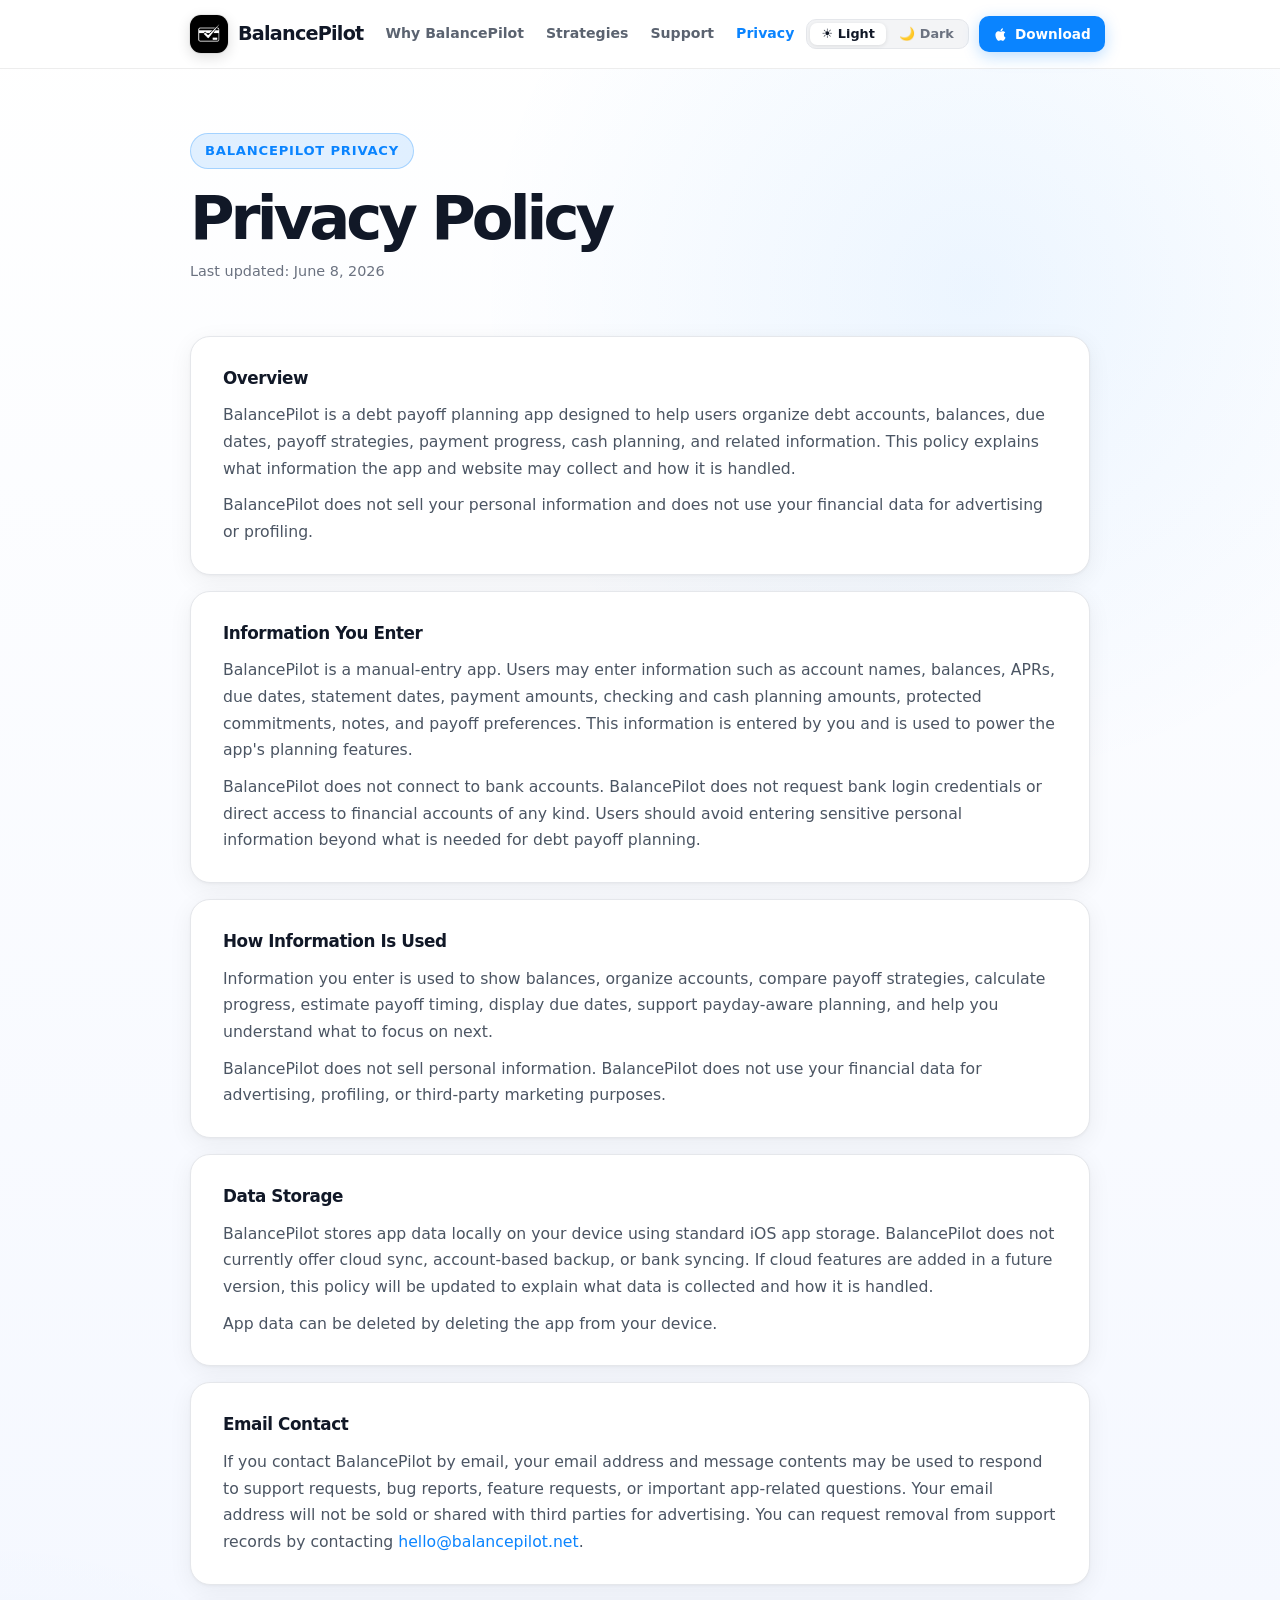
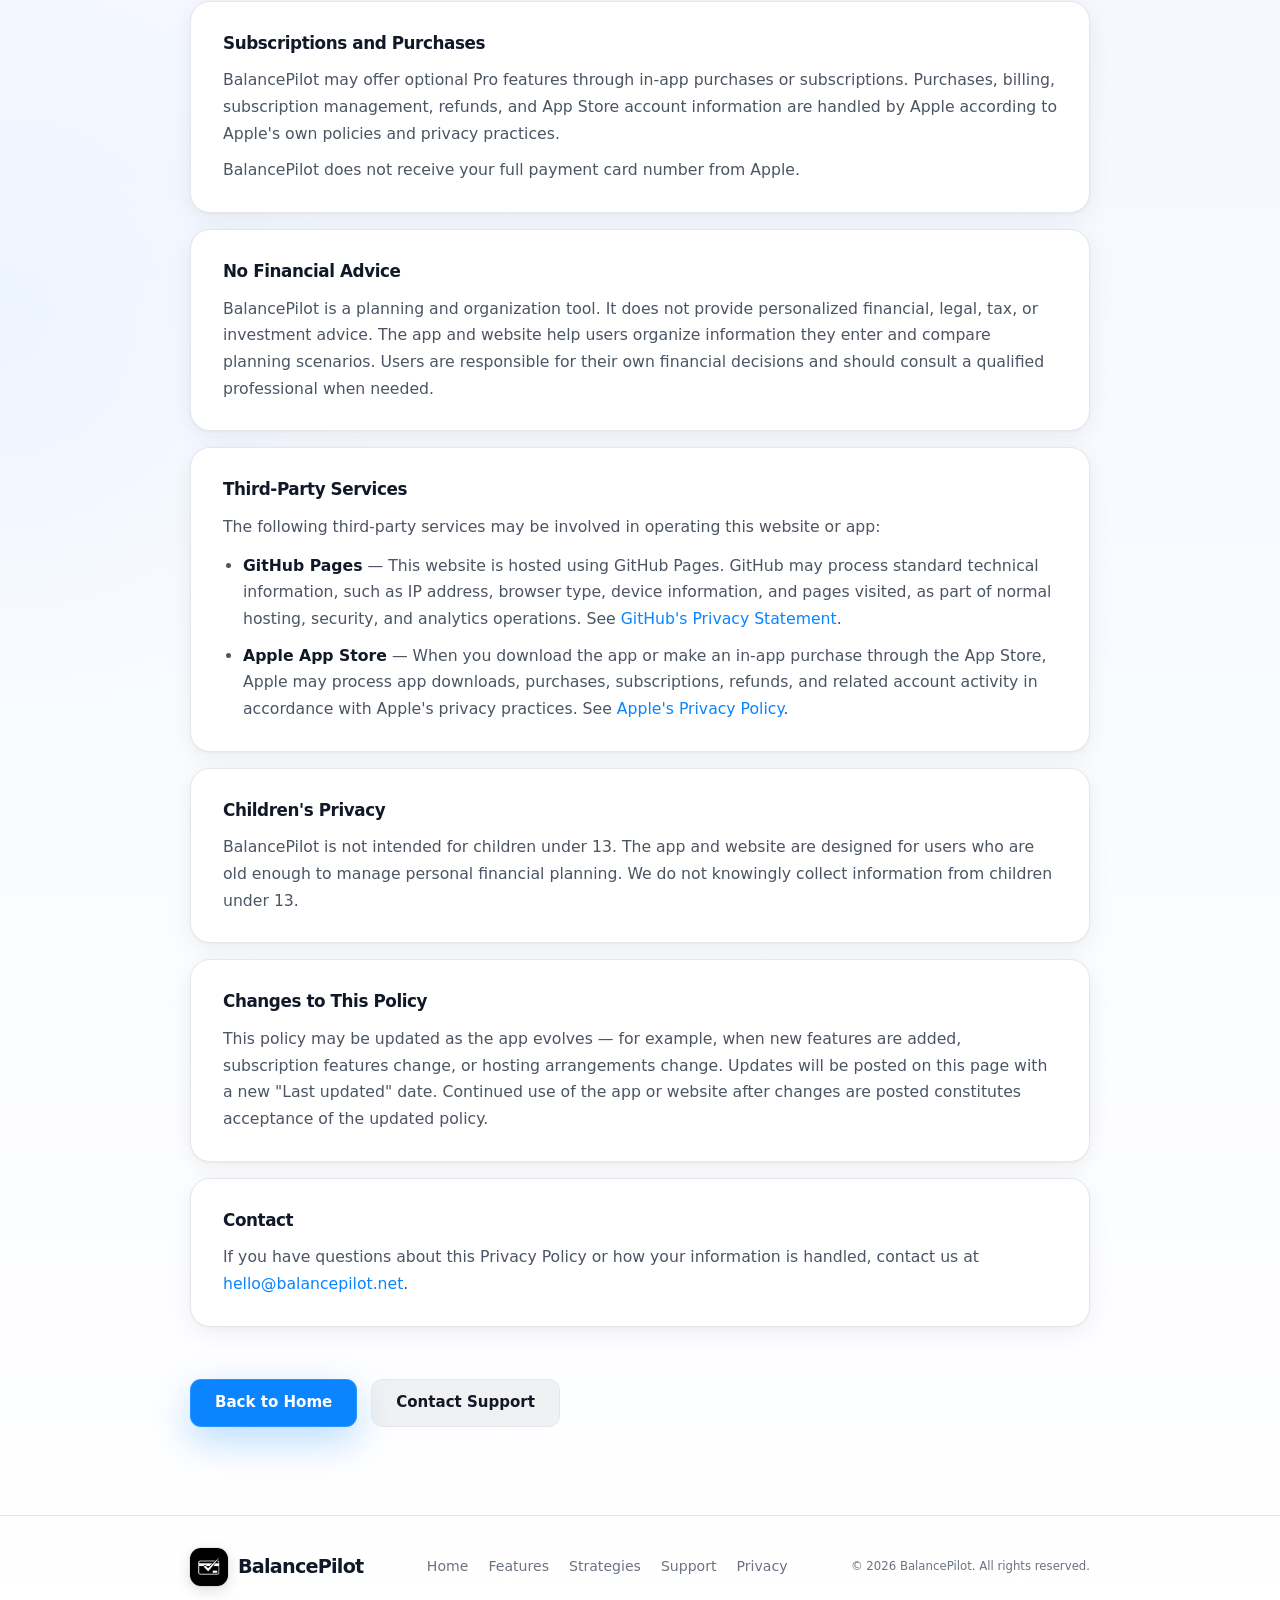
<file: privacy.html>
<!DOCTYPE html>
<html lang="en">
<head>
  <meta charset="UTF-8" />
  <meta name="viewport" content="width=device-width, initial-scale=1.0" />
  <meta name="description" content="Privacy Policy for BalancePilot, a debt payoff planning app that helps users track balances, due dates, payoff strategies, and progress." />
  <meta name="theme-color" content="#09090B" />
  <title>Privacy Policy — BalancePilot</title>
  <!-- Anti-flash: apply saved/system theme before first paint -->
  <script>
  (function(){var t=localStorage.getItem('bp-theme')||(window.matchMedia('(prefers-color-scheme: dark)').matches?'dark':'light');document.documentElement.setAttribute('data-theme',t);}());
  </script>
  <link rel="stylesheet" href="theme.css" />
  <link rel="icon" type="image/png" href="balancepilot-icon.png" />
  <link rel="apple-touch-icon" href="balancepilot-icon.png" />
  <link rel="canonical" href="https://balancepilot.net/privacy.html" />

  <meta property="og:type" content="website" />
  <meta property="og:url" content="https://balancepilot.net/privacy.html" />
  <meta property="og:title" content="Privacy Policy — BalancePilot" />
  <meta property="og:description" content="Read how BalancePilot handles privacy, user-entered information, contact emails, local data storage, and third-party services." />
  <meta property="og:image" content="https://balancepilot.net/balancepilot-og.png" />

  <style>
    :root {
      --max: 900px;
      font-family: Inter, ui-sans-serif, system-ui, -apple-system, BlinkMacSystemFont, "SF Pro Display", "Segoe UI", sans-serif;
    }

    * { box-sizing: border-box; margin: 0; padding: 0; }
    html { scroll-behavior: smooth; }
    body {
      background:
        radial-gradient(circle at 76% 9%, var(--orb-1), transparent 31rem),
        radial-gradient(circle at 0% 60%, var(--orb-2), transparent 25rem),
        linear-gradient(180deg, var(--body-base) 0%, var(--body-mid) 50%, var(--body-base) 100%);
      color: var(--text);
      line-height: 1.65;
      overflow-x: hidden;
    }
    a { color: inherit; text-decoration: none; }
    img { max-width: 100%; display: block; }
    .container { width: min(100% - 36px, var(--max)); margin: 0 auto; }

    /* ── Nav (matches homepage) ── */
    header { position:sticky; top:0; z-index:100; background:var(--header-bg); border-bottom:1px solid var(--header-border); backdrop-filter:blur(24px) saturate(1.6); -webkit-backdrop-filter:blur(24px) saturate(1.6); }
    .nav { min-height:68px; display:flex; align-items:center; justify-content:space-between; gap:12px; }
    .brand { display:inline-flex; align-items:center; gap:10px; font-size:1.2rem; font-weight:800; color:var(--text); letter-spacing:-.04em; flex-shrink:0; }
    .logo-icon { width:38px; height:38px; border-radius:11px; object-fit:cover; background:var(--logo-bg); box-shadow:0 4px 14px rgba(0,0,0,.14),0 0 0 1px rgba(0,0,0,.06); }
    [data-theme="dark"] .logo-icon { box-shadow:0 6px 18px rgba(0,0,0,.50),0 0 0 1px rgba(255,255,255,.10); }
    .links { display:flex; align-items:center; gap:2px; }
    .links a:not(.nav-btn) { padding:6px 10px; border-radius:8px; color:var(--nav-link-color); font-weight:600; font-size:.88rem; opacity:.82; transition:opacity .15s,color .15s; white-space:nowrap; }
    .links a:not(.nav-btn):hover { opacity:1; color:var(--blue); }
    .links a[aria-current="page"] { opacity:1; color:var(--blue); }
    .nav-btn { display:inline-flex; align-items:center; justify-content:center; gap:7px; height:36px; padding:0 14px; border-radius:10px; margin-left:8px; border:none; font-weight:700; font-size:.85rem; background:var(--blue); color:white; box-shadow:0 4px 16px rgba(10,132,255,.28); cursor:pointer; transition:transform .15s,box-shadow .15s,filter .15s; white-space:nowrap; }
    .nav-btn:hover { transform:translateY(-1px); box-shadow:0 8px 26px rgba(10,132,255,.38); filter:brightness(1.06); }
    .nav-btn:active { transform:translateY(0); filter:brightness(.96); }
    .mob-toggle { display:none; width:40px; height:40px; border-radius:11px; border:1px solid var(--stroke); background:var(--mob-toggle-bg); color:var(--text); align-items:center; justify-content:center; flex-direction:column; gap:5px; cursor:pointer; }
    .mob-toggle span { width:18px; height:1.5px; border-radius:999px; background:currentColor; transition:transform .18s ease,opacity .18s ease; }
    .mob-toggle[aria-expanded="true"] span:nth-child(1) { transform:translateY(6.5px) rotate(45deg); }
    .mob-toggle[aria-expanded="true"] span:nth-child(2) { opacity:0; }
    .mob-toggle[aria-expanded="true"] span:nth-child(3) { transform:translateY(-6.5px) rotate(-45deg); }
    .mobile-menu { display:none; }

    .button { display: inline-flex; align-items: center; justify-content: center; gap: 10px; min-height: 48px; padding: 0 24px; border-radius: 11px; border: 1px solid var(--stroke); font-weight: 800; font-size: .94rem; transition: .18s ease; }
    .button.primary { background: var(--blue); color: white; border-color: rgba(255,255,255,.12); box-shadow: 0 14px 38px rgba(10,132,255,.28); }
    .button.secondary { background: var(--btn-sec-bg); color: var(--btn-sec-color); border-color: var(--btn-sec-border); }
    .button:hover { transform: translateY(-2px); filter: brightness(1.08); }

    .content { padding: 64px 0 88px; }
    .eyebrow { display: inline-flex; align-items: center; gap: 8px; padding: 6px 14px; border-radius: 999px; background: rgba(10,132,255,.12); border: 1px solid rgba(10,132,255,.28); color: var(--blue); font-size: .82rem; font-weight: 700; letter-spacing: .06em; text-transform: uppercase; margin-bottom: 18px; }
    h1 { font-size: clamp(2.6rem, 5vw, 3.8rem); line-height: 1.04; letter-spacing: -.065em; margin-bottom: 10px; }
    .updated { color: var(--muted-2); font-size: .9rem; margin-bottom: 52px; }
    .policy-body { display: flex; flex-direction: column; gap: 16px; }
    .policy-section { background: var(--card-bg); border: 1px solid var(--card-border); border-radius: 20px; padding: 28px 32px; box-shadow: var(--card-shadow); }
    .policy-section h2 { font-size: 1.05rem; font-weight: 800; letter-spacing: -.025em; margin-bottom: 10px; color: var(--text); }
    .policy-section p { color: var(--muted); font-size: .98rem; line-height: 1.7; }
    .policy-section p + p { margin-top: 10px; }
    .policy-section a { color: var(--blue); }
    .policy-section a:hover { text-decoration: underline; }
    .policy-section ul { margin-top:12px; padding-left:20px; display:flex; flex-direction:column; gap:10px; color:var(--muted); font-size:.98rem; line-height:1.7; }
    .policy-section strong { color: var(--text); }
    .cta-row { margin-top: 52px; display: flex; flex-wrap: wrap; gap: 14px; align-items: center; }
    footer { border-top: 1px solid var(--footer-border); padding: 32px 0; color: var(--muted-2); font-size: .88rem; }
    .footer-row { display: flex; align-items: center; justify-content: space-between; gap: 18px; flex-wrap: wrap; }
    .footer-links { display: flex; gap: 20px; flex-wrap: wrap; }
    .footer-links a { color: var(--muted-2); }
    .footer-links a:hover { color: var(--blue); }

    @media (max-width: 760px) {
      .links { display:none; }
      .mob-toggle { display:inline-flex; }
      .mobile-menu { display:grid; gap:8px; padding:0 16px 16px; background:var(--mob-menu-bg); border-bottom:1px solid var(--mob-menu-border); backdrop-filter:blur(20px); }
      .mobile-menu[hidden] { display:none; }
      .mobile-menu a { display:flex; align-items:center; min-height:46px; padding:0 14px; border-radius:12px; color:var(--text); font-weight:700; background:var(--mob-item-bg); border:1px solid var(--mob-item-border); }
      .mob-menu-dl { justify-content:center; background:var(--blue) !important; color:white !important; box-shadow:0 8px 24px rgba(10,132,255,.32) !important; }
    }
    @media (max-width: 680px) {
      .brand { font-size: 1.1rem; }
      .logo-icon { width:32px; height:32px; border-radius:9px; }
      .policy-section { padding: 22px 20px; }
      h1 { font-size: 2.3rem; }
      .cta-row .button { width: 100%; }
    }
  </style>
</head>
<body>
  <header>
  <div class="container nav">
    <a class="brand" href="index.html" aria-label="BalancePilot home">
      <img class="logo-icon" src="balancepilot-icon.png" width="38" height="38" alt="BalancePilot app icon" loading="eager" decoding="sync" />
      <span>BalancePilot</span>
    </a>
    <nav class="links" aria-label="Main navigation">
        <a href="index.html#accounts">Why BalancePilot</a>
        <a href="strategies.html">Strategies</a>
        <a href="support.html">Support</a>
        <a href="privacy.html" aria-current="page">Privacy</a>
      <div class="theme-switch" aria-label="Color theme">
        <button class="theme-opt" data-theme-val="light" aria-pressed="false" aria-label="Light mode">☀️ <span class="theme-label">Light</span></button>
        <button class="theme-opt" data-theme-val="dark" aria-pressed="false" aria-label="Dark mode">🌙 <span class="theme-label">Dark</span></button>
      </div>
      <a class="nav-btn" href="https://apps.apple.com/app/balancepilot/id6763011325">
        <svg width="15" height="15" viewBox="0 0 24 24" fill="currentColor" aria-hidden="true"><path d="M18.71 19.5c-.83 1.24-1.71 2.45-3.05 2.47-1.34.03-1.77-.79-3.29-.79-1.53 0-2 .77-3.27.82-1.31.05-2.3-1.32-3.14-2.53C4.25 17 2.94 12.45 4.7 9.39c.87-1.52 2.43-2.48 4.12-2.51 1.28-.02 2.5.87 3.29.87.78 0 2.26-1.07 3.8-.91.65.03 2.47.26 3.64 1.98-.09.06-2.17 1.28-2.15 3.81.03 3.02 2.65 4.03 2.68 4.04-.03.07-.42 1.44-1.38 2.83M13 3.5c.73-.83 1.94-1.46 2.94-1.5.13 1.17-.34 2.35-1.04 3.19-.69.85-1.83 1.51-2.95 1.42-.15-1.15.41-2.35 1.05-3.11z"/></svg>
        Download
      </a>
    </nav>
    <button class="mob-toggle" type="button" aria-label="Open menu" aria-expanded="false" aria-controls="mobileMenu">
      <span></span><span></span><span></span>
    </button>
  </div>
  <div class="mobile-menu" id="mobileMenu" hidden>
    <a href="index.html#accounts">Why BalancePilot</a>
    <a href="strategies.html">Strategies</a>
    <a href="support.html">Support</a>
    <a href="privacy.html" aria-current="page">Privacy</a>
    <a class="mob-menu-dl" href="https://apps.apple.com/app/balancepilot/id6763011325">Download on the App Store</a>
    <div class="theme-switch mobile-visible" aria-label="Color theme">
      <button class="theme-opt" data-theme-val="light" aria-pressed="false" aria-label="Light mode">☀️ <span class="theme-label">Light</span></button>
      <button class="theme-opt" data-theme-val="dark" aria-pressed="false" aria-label="Dark mode">🌙 <span class="theme-label">Dark</span></button>
    </div>
  </div>
</header>

  <main>
    <div class="container content">
      <div class="eyebrow">BalancePilot Privacy</div>
      <h1>Privacy Policy</h1>
      <p class="updated">Last updated: June 8, 2026</p>

      <div class="policy-body">
        <div class="policy-section">
          <h2>Overview</h2>
          <p>BalancePilot is a debt payoff planning app designed to help users organize debt accounts, balances, due dates, payoff strategies, payment progress, cash planning, and related information. This policy explains what information the app and website may collect and how it is handled.</p>
          <p>BalancePilot does not sell your personal information and does not use your financial data for advertising or profiling.</p>
        </div>

        <div class="policy-section">
          <h2>Information You Enter</h2>
          <p>BalancePilot is a manual-entry app. Users may enter information such as account names, balances, APRs, due dates, statement dates, payment amounts, checking and cash planning amounts, protected commitments, notes, and payoff preferences. This information is entered by you and is used to power the app's planning features.</p>
          <p>BalancePilot does not connect to bank accounts. BalancePilot does not request bank login credentials or direct access to financial accounts of any kind. Users should avoid entering sensitive personal information beyond what is needed for debt payoff planning.</p>
        </div>

        <div class="policy-section">
          <h2>How Information Is Used</h2>
          <p>Information you enter is used to show balances, organize accounts, compare payoff strategies, calculate progress, estimate payoff timing, display due dates, support payday-aware planning, and help you understand what to focus on next.</p>
          <p>BalancePilot does not sell personal information. BalancePilot does not use your financial data for advertising, profiling, or third-party marketing purposes.</p>
        </div>

        <div class="policy-section">
          <h2>Data Storage</h2>
          <p>BalancePilot stores app data locally on your device using standard iOS app storage. BalancePilot does not currently offer cloud sync, account-based backup, or bank syncing. If cloud features are added in a future version, this policy will be updated to explain what data is collected and how it is handled.</p>
          <p>App data can be deleted by deleting the app from your device.</p>
        </div>

        <div class="policy-section">
          <h2>Email Contact</h2>
          <p>If you contact BalancePilot by email, your email address and message contents may be used to respond to support requests, bug reports, feature requests, or important app-related questions. Your email address will not be sold or shared with third parties for advertising. You can request removal from support records by contacting <a href="mailto:hello@balancepilot.net">hello@balancepilot.net</a>.</p>
        </div>

        <div class="policy-section">
          <h2>Subscriptions and Purchases</h2>
          <p>BalancePilot may offer optional Pro features through in-app purchases or subscriptions. Purchases, billing, subscription management, refunds, and App Store account information are handled by Apple according to Apple's own policies and privacy practices.</p>
          <p>BalancePilot does not receive your full payment card number from Apple.</p>
        </div>

        <div class="policy-section">
          <h2>No Financial Advice</h2>
          <p>BalancePilot is a planning and organization tool. It does not provide personalized financial, legal, tax, or investment advice. The app and website help users organize information they enter and compare planning scenarios. Users are responsible for their own financial decisions and should consult a qualified professional when needed.</p>
        </div>

        <div class="policy-section">
          <h2>Third-Party Services</h2>
          <p>The following third-party services may be involved in operating this website or app:</p>
          <ul>
            <li><strong>GitHub Pages</strong> — This website is hosted using GitHub Pages. GitHub may process standard technical information, such as IP address, browser type, device information, and pages visited, as part of normal hosting, security, and analytics operations. See <a href="https://docs.github.com/en/site-policy/privacy-policies/github-general-privacy-statement" target="_blank" rel="noopener">GitHub's Privacy Statement</a>.</li>
            <li><strong>Apple App Store</strong> — When you download the app or make an in-app purchase through the App Store, Apple may process app downloads, purchases, subscriptions, refunds, and related account activity in accordance with Apple's privacy practices. See <a href="https://www.apple.com/legal/privacy/" target="_blank" rel="noopener">Apple's Privacy Policy</a>.</li>
          </ul>
        </div>

        <div class="policy-section">
          <h2>Children's Privacy</h2>
          <p>BalancePilot is not intended for children under 13. The app and website are designed for users who are old enough to manage personal financial planning. We do not knowingly collect information from children under 13.</p>
        </div>

        <div class="policy-section">
          <h2>Changes to This Policy</h2>
          <p>This policy may be updated as the app evolves — for example, when new features are added, subscription features change, or hosting arrangements change. Updates will be posted on this page with a new "Last updated" date. Continued use of the app or website after changes are posted constitutes acceptance of the updated policy.</p>
        </div>

        <div class="policy-section">
          <h2>Contact</h2>
          <p>If you have questions about this Privacy Policy or how your information is handled, contact us at <a href="mailto:hello@balancepilot.net">hello@balancepilot.net</a>.</p>
        </div>
      </div>

      <div class="cta-row">
        <a class="button primary" href="index.html">Back to Home</a>
        <a class="button secondary" href="support.html">Contact Support</a>
      </div>
    </div>
  </main>

  <footer>
    <div class="container footer-row">
      <a class="brand" href="index.html"><img class="logo-icon" src="balancepilot-icon.png" width="46" height="46" alt="BalancePilot app icon" /><span>BalancePilot</span></a>
      <div class="footer-links">
        <a href="index.html">Home</a>
        <a href="index.html#features">Features</a>
        <a href="strategies.html">Strategies</a>
        <a href="support.html">Support</a>
        <a href="privacy.html" aria-current="page">Privacy</a>
      </div>
      <small style="color:var(--muted-2);">© <span id="year"></span> BalancePilot. All rights reserved.</small>
    </div>
  </footer>

  <script src="theme.js"></script>
  <script>
    document.getElementById('year').textContent = new Date().getFullYear();
    const menuToggle = document.querySelector('.mob-toggle');
    const mobileMenu = document.getElementById('mobileMenu');
    if (menuToggle && mobileMenu) {
      menuToggle.addEventListener('click', function() {
        const isOpen = menuToggle.getAttribute('aria-expanded') === 'true';
        menuToggle.setAttribute('aria-expanded', String(!isOpen));
        mobileMenu.hidden = isOpen;
      });
      mobileMenu.querySelectorAll('a').forEach(function(link) {
        link.addEventListener('click', function() {
          menuToggle.setAttribute('aria-expanded', 'false');
          mobileMenu.hidden = true;
        });
      });
    }
  </script>
</body>
</html>
</file>
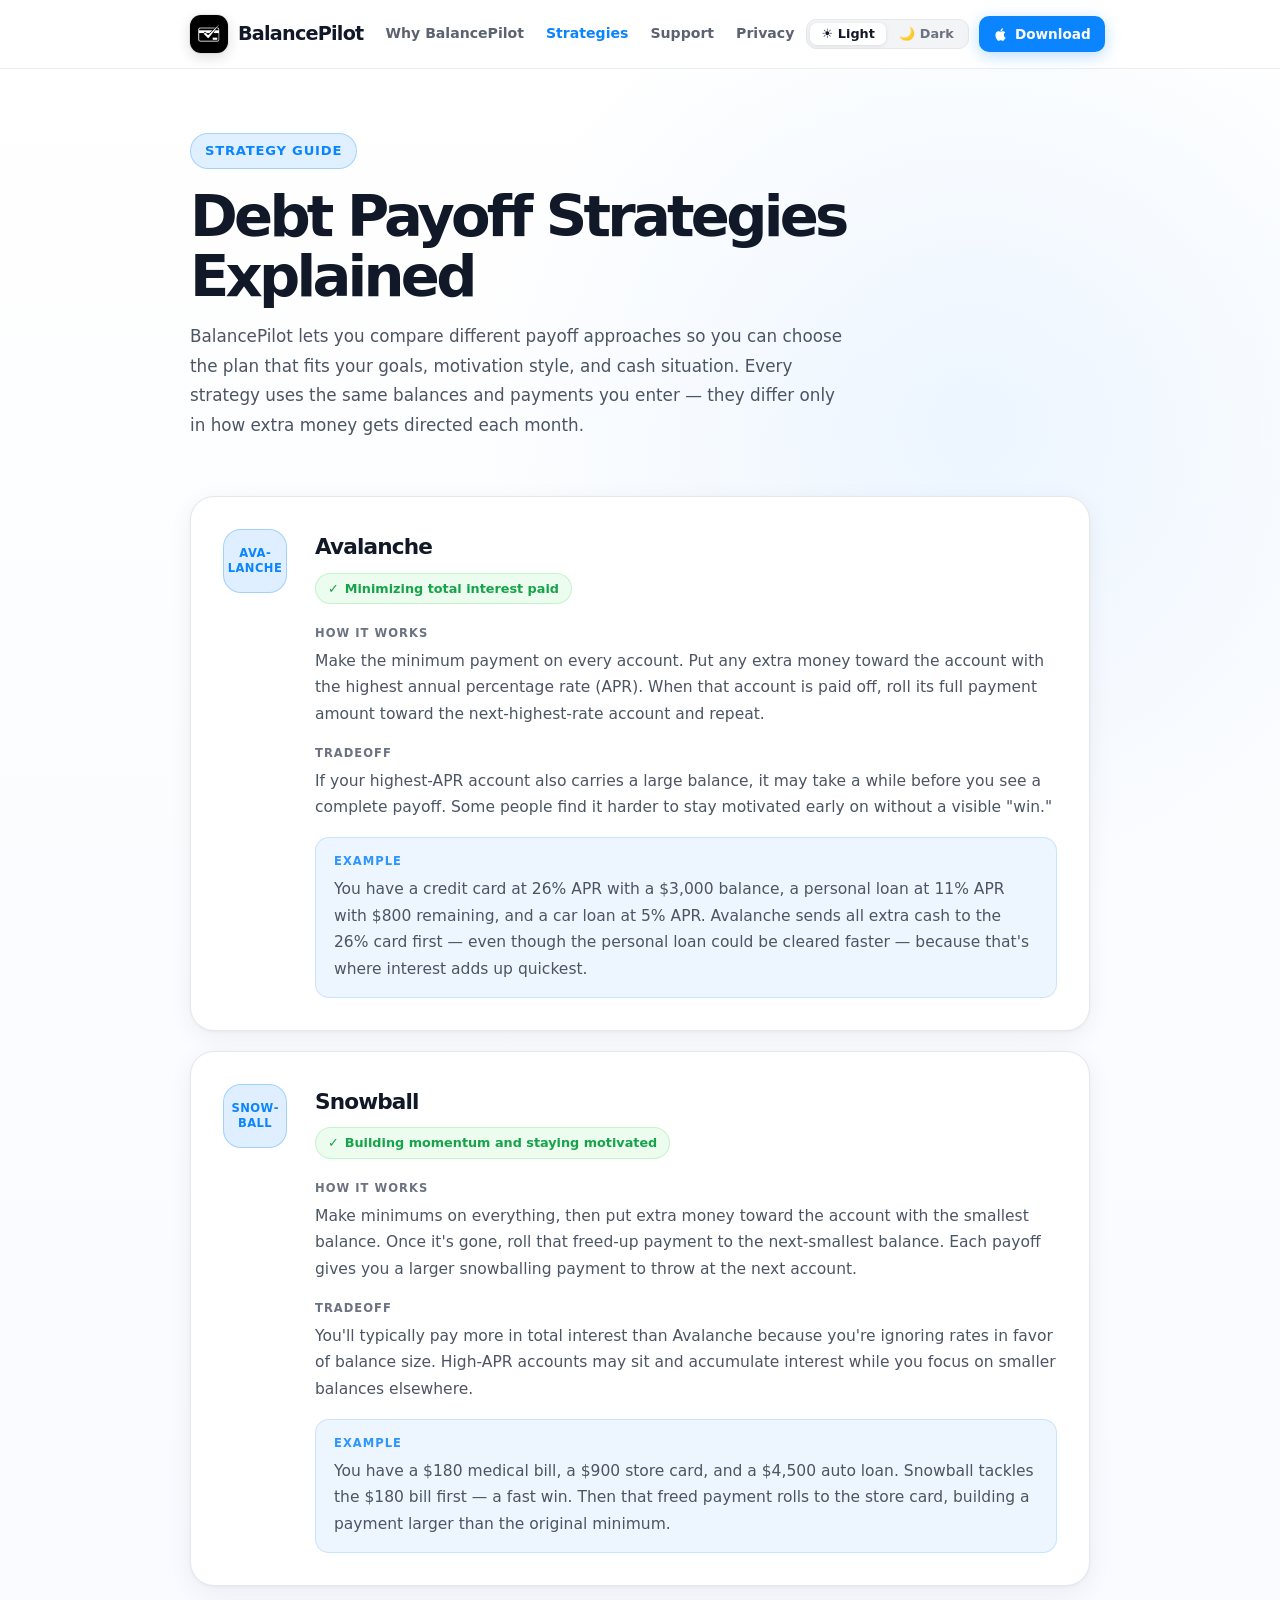
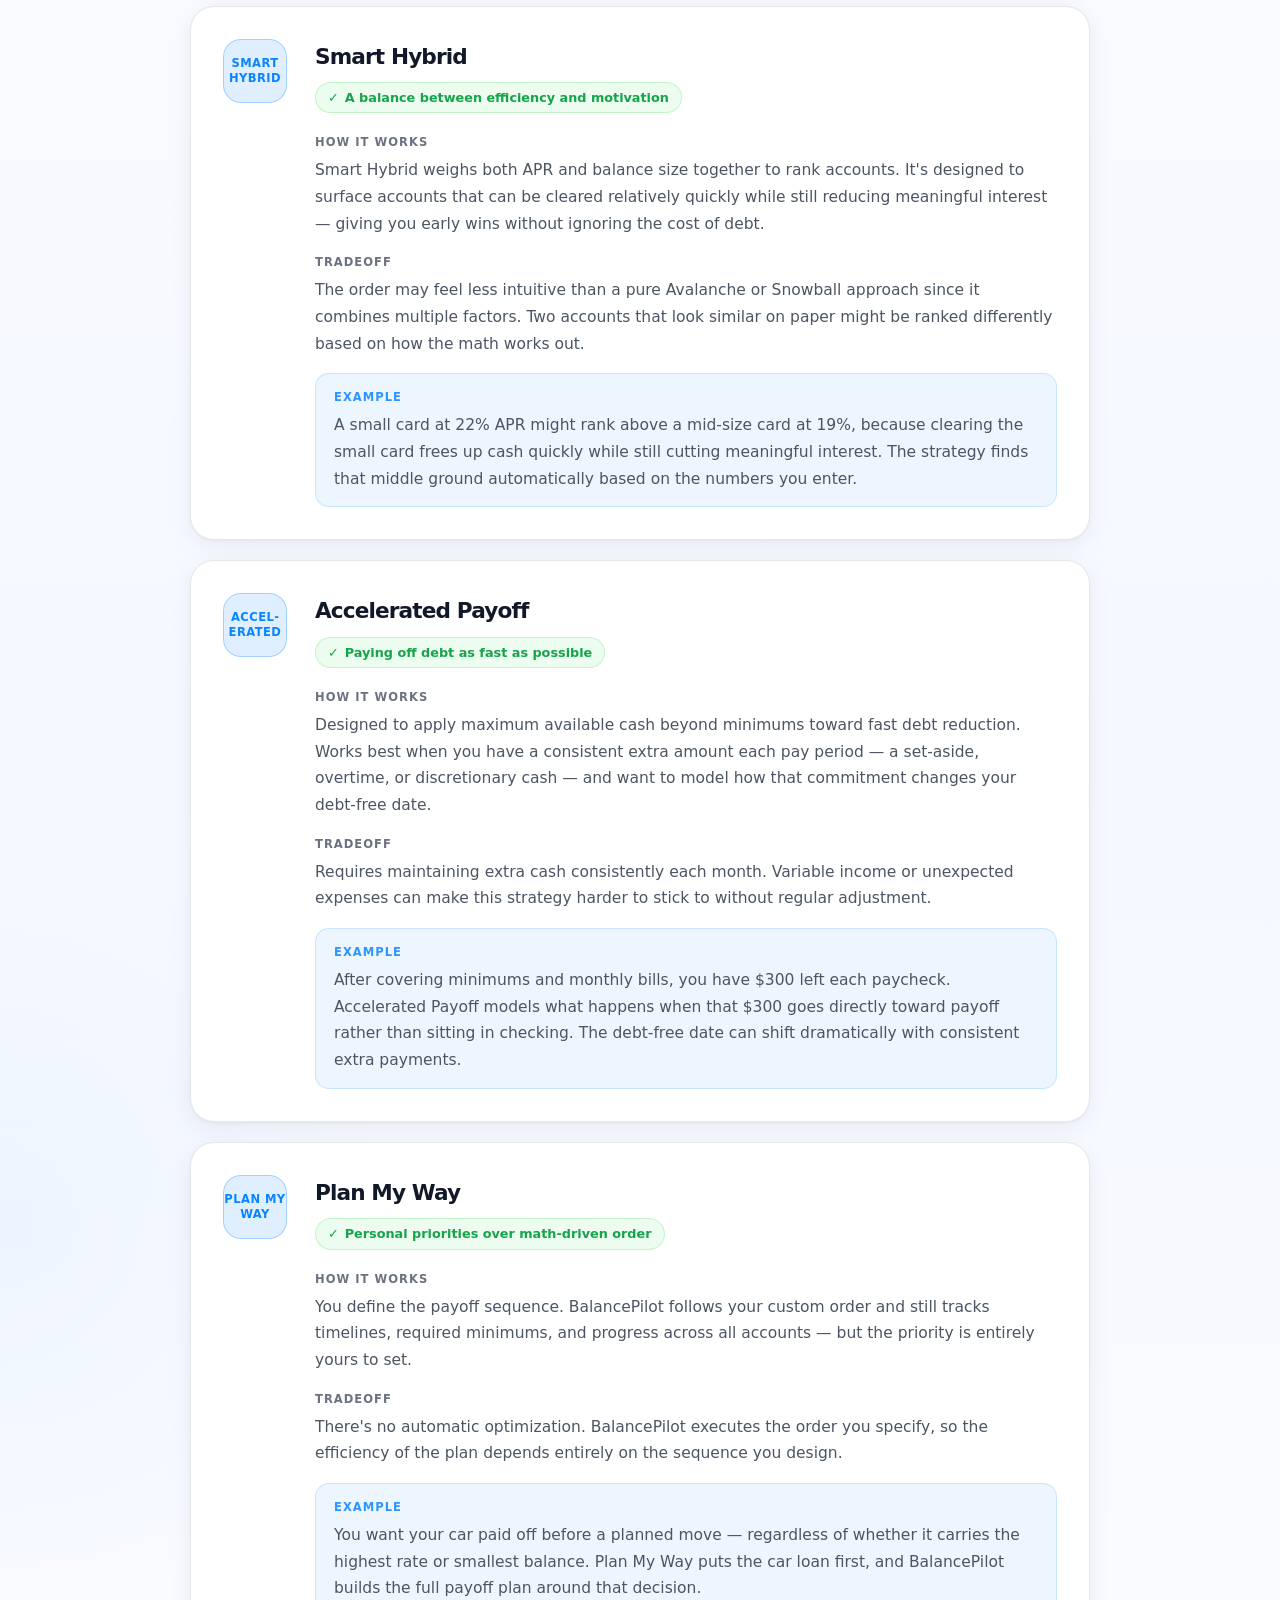
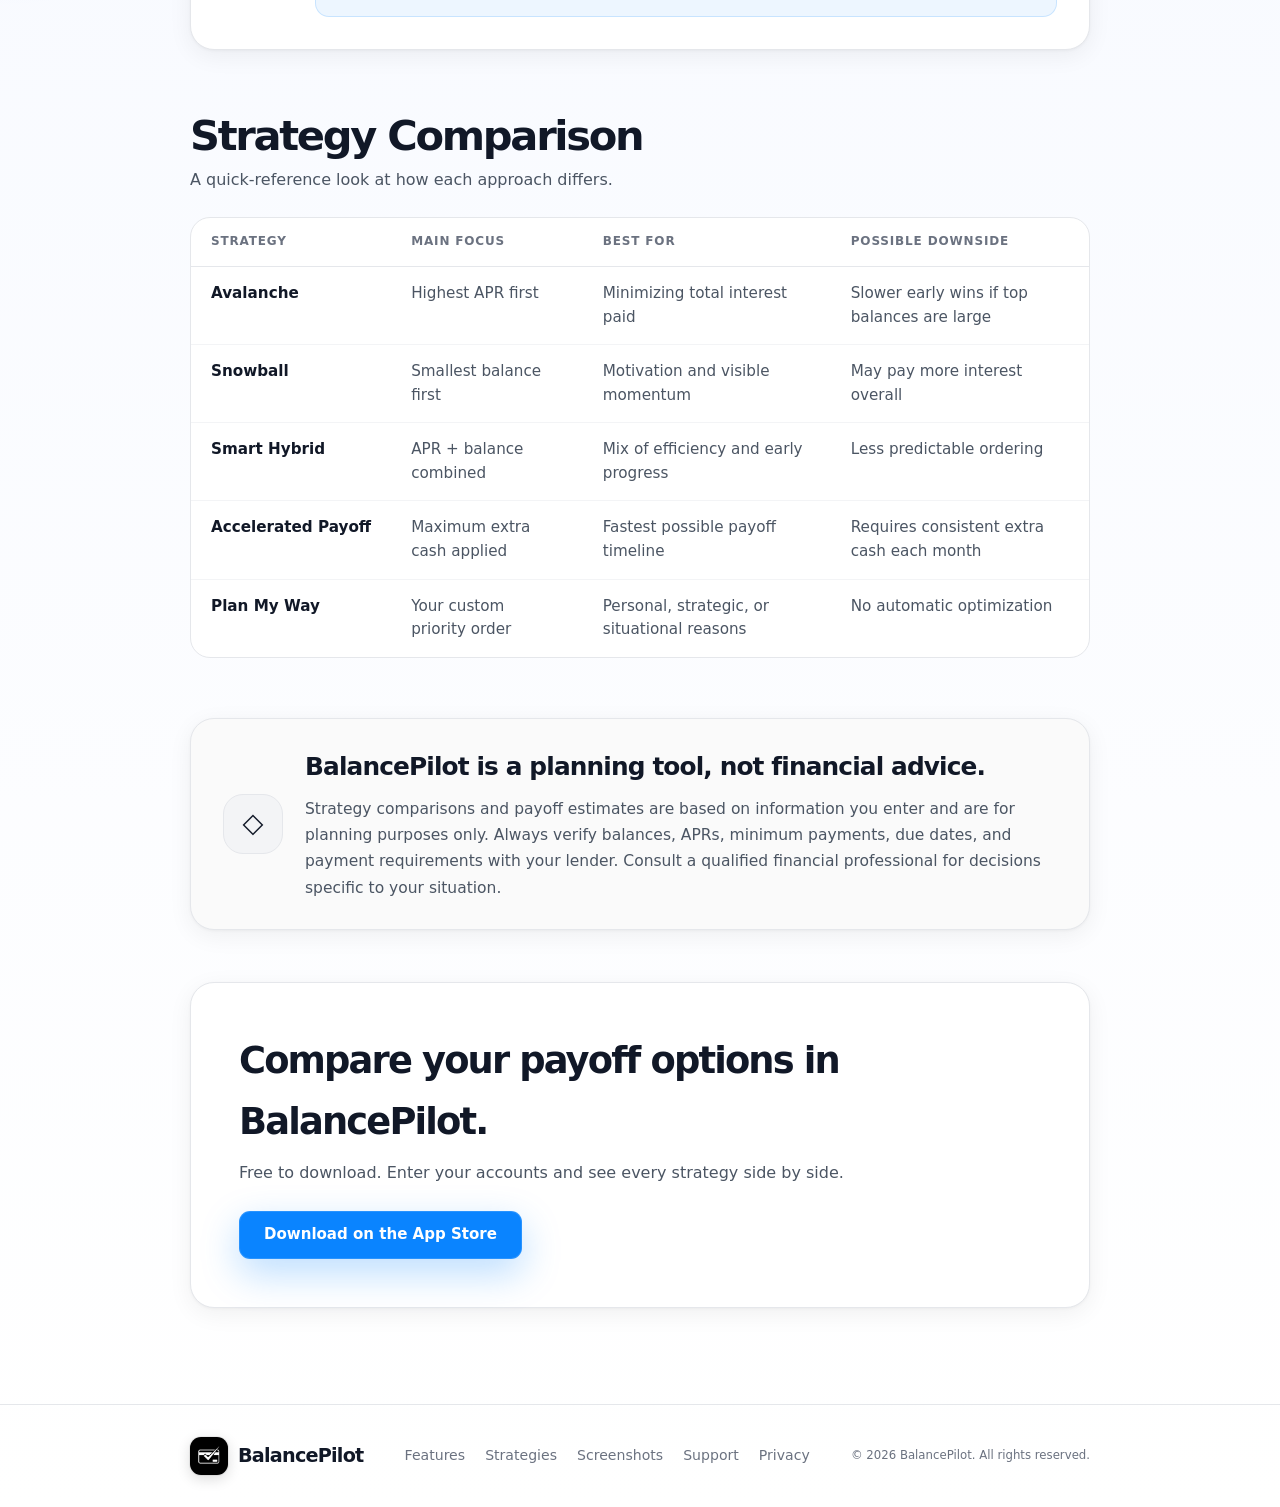
<file: strategies.html>
<!DOCTYPE html>
<html lang="en">
<head>
  <meta charset="UTF-8" />
  <meta name="viewport" content="width=device-width, initial-scale=1.0" />
  <meta name="description" content="Learn how BalancePilot's payoff strategies work — Avalanche, Snowball, Smart Hybrid, Accelerated Payoff, and Custom Order — and find the one that fits your goals." />
  <meta name="theme-color" content="#09090B" />
  <title>Debt Payoff Strategies Explained — BalancePilot</title>
  <!-- Anti-flash: apply saved/system theme before first paint -->
  <script>
  (function(){var t=localStorage.getItem('bp-theme')||(window.matchMedia('(prefers-color-scheme: dark)').matches?'dark':'light');document.documentElement.setAttribute('data-theme',t);}());
  </script>
  <link rel="stylesheet" href="theme.css" />
  <link rel="icon" type="image/png" href="balancepilot-icon.png" />
  <link rel="apple-touch-icon" href="balancepilot-icon.png" />
  <link rel="canonical" href="https://balancepilot.net/strategies.html" />
  <meta property="og:type" content="website" />
  <meta property="og:url" content="https://balancepilot.net/strategies.html" />
  <meta property="og:title" content="Debt Payoff Strategies Explained — BalancePilot" />
  <meta property="og:description" content="Avalanche, Snowball, Smart Hybrid, Accelerated Payoff, and Custom Order — plain-English breakdowns of every BalancePilot strategy." />
  <meta property="og:image" content="https://balancepilot.net/balancepilot-og.png" />

  <style>
    :root {
      --max: 900px;
      font-family: Inter, ui-sans-serif, system-ui, -apple-system, BlinkMacSystemFont, "SF Pro Display", "Segoe UI", sans-serif;
    }

    * { box-sizing: border-box; margin: 0; padding: 0; }
    html { scroll-behavior: smooth; }
    body {
      background:
        radial-gradient(circle at 76% 9%, var(--orb-1), transparent 31rem),
        radial-gradient(circle at 0% 60%, var(--orb-2), transparent 25rem),
        linear-gradient(180deg, var(--body-base) 0%, var(--body-mid) 50%, var(--body-base) 100%);
      color: var(--text);
      line-height: 1.65;
      overflow-x: hidden;
    }
    a { color: inherit; text-decoration: none; }
    img { max-width: 100%; display: block; }
    .container { width: min(100% - 36px, var(--max)); margin: 0 auto; }

    /* ── Nav (matches homepage) ── */
    header { position:sticky; top:0; z-index:100; background:var(--header-bg); border-bottom:1px solid var(--header-border); backdrop-filter:blur(24px) saturate(1.6); -webkit-backdrop-filter:blur(24px) saturate(1.6); }
    .nav { min-height:68px; display:flex; align-items:center; justify-content:space-between; gap:12px; }
    .brand { display:inline-flex; align-items:center; gap:10px; font-size:1.2rem; font-weight:800; color:var(--text); letter-spacing:-.04em; flex-shrink:0; }
    .logo-icon { width:38px; height:38px; border-radius:11px; object-fit:cover; background:var(--logo-bg); box-shadow:0 4px 14px rgba(0,0,0,.14),0 0 0 1px rgba(0,0,0,.06); }
    [data-theme="dark"] .logo-icon { box-shadow:0 6px 18px rgba(0,0,0,.50),0 0 0 1px rgba(255,255,255,.10); }
    .links { display:flex; align-items:center; gap:2px; }
    .links a:not(.nav-btn) { padding:6px 10px; border-radius:8px; color:var(--nav-link-color); font-weight:600; font-size:.88rem; opacity:.82; transition:opacity .15s,color .15s; white-space:nowrap; }
    .links a:not(.nav-btn):hover { opacity:1; color:var(--blue); }
    .links a[aria-current="page"] { opacity:1; color:var(--blue); }
    .nav-btn { display:inline-flex; align-items:center; justify-content:center; gap:7px; height:36px; padding:0 14px; border-radius:10px; margin-left:8px; border:none; font-weight:700; font-size:.85rem; background:var(--blue); color:white; box-shadow:0 4px 16px rgba(10,132,255,.28); cursor:pointer; transition:transform .15s,box-shadow .15s,filter .15s; white-space:nowrap; }
    .nav-btn:hover { transform:translateY(-1px); box-shadow:0 8px 26px rgba(10,132,255,.38); filter:brightness(1.06); }
    .nav-btn:active { transform:translateY(0); filter:brightness(.96); }
    .mob-toggle { display:none; width:40px; height:40px; border-radius:11px; border:1px solid var(--stroke); background:var(--mob-toggle-bg); color:var(--text); align-items:center; justify-content:center; flex-direction:column; gap:5px; cursor:pointer; }
    .mob-toggle span { width:18px; height:1.5px; border-radius:999px; background:currentColor; transition:transform .18s ease,opacity .18s ease; }
    .mob-toggle[aria-expanded="true"] span:nth-child(1) { transform:translateY(6.5px) rotate(45deg); }
    .mob-toggle[aria-expanded="true"] span:nth-child(2) { opacity:0; }
    .mob-toggle[aria-expanded="true"] span:nth-child(3) { transform:translateY(-6.5px) rotate(-45deg); }
    .mobile-menu { display:none; }

    .button { display: inline-flex; align-items: center; justify-content: center; gap: 10px; min-height: 48px; padding: 0 24px; border-radius: 11px; border: 1px solid var(--stroke); font-weight: 800; font-size: .94rem; transition: .18s ease; }
    .button.primary { background: var(--blue); color: white; border-color: rgba(255,255,255,.12); box-shadow: 0 14px 38px rgba(10,132,255,.28); }
    .button.secondary { background: var(--btn-sec-bg); color: var(--btn-sec-color); border-color: var(--btn-sec-border); }
    .button:hover { transform: translateY(-2px); filter: brightness(1.08); }

    /* ── Page content ── */
    .content { padding: 64px 0 96px; }
    .eyebrow { display: inline-flex; align-items: center; gap: 8px; padding: 6px 14px; border-radius: 999px; background: rgba(10,132,255,.12); border: 1px solid rgba(10,132,255,.28); color: var(--blue); font-size: .82rem; font-weight: 700; letter-spacing: .06em; text-transform: uppercase; margin-bottom: 18px; }
    h1 { font-size: clamp(2.4rem, 5vw, 3.6rem); line-height: 1.04; letter-spacing: -.065em; margin-bottom: 16px; }
    .intro { color: var(--muted); font-size: 1.05rem; line-height: 1.75; max-width: 660px; margin-bottom: 56px; }

    /* ── Strategy cards ── */
    .strategy-list { display: flex; flex-direction: column; gap: 20px; margin-bottom: 64px; }

    .strategy-card {
      background: var(--card-bg);
      border: 1px solid var(--card-border);
      border-radius: 24px;
      padding: 32px;
      display: grid;
      grid-template-columns: 64px 1fr;
      gap: 28px;
      align-items: start;
      box-shadow: var(--card-shadow);
    }

    .strat-icon {
      width: 64px; height: 64px; border-radius: 18px;
      background: rgba(10,132,255,.13); border: 1px solid rgba(10,132,255,.28);
      color: var(--blue); display: grid; place-items: center;
      font-size: .72rem; font-weight: 900; letter-spacing: .04em;
      text-transform: uppercase; line-height: 1.3; text-align: center;
      flex-shrink: 0;
    }

    .strat-content { display: flex; flex-direction: column; gap: 0; }

    .strat-header { margin-bottom: 20px; }
    .strat-name { font-size: 1.35rem; font-weight: 800; letter-spacing: -.04em; margin-bottom: 8px; }
    .strat-best {
      display: inline-flex; align-items: center; gap: 6px;
      padding: 4px 12px; border-radius: 999px;
      background: rgba(50,215,75,.09); border: 1px solid rgba(50,215,75,.22);
      color: var(--green); font-size: .8rem; font-weight: 700;
    }
    .strat-best::before { content: '✓'; }

    .strat-sections { display: flex; flex-direction: column; gap: 16px; }

    .strat-label {
      font-size: .72rem; font-weight: 800; letter-spacing: .09em;
      text-transform: uppercase; color: var(--muted-2); margin-bottom: 5px;
    }
    .strat-text { color: var(--muted); font-size: .97rem; line-height: 1.72; }

    .strat-example {
      background: rgba(10,132,255,.07); border: 1px solid rgba(10,132,255,.16);
      border-radius: 14px; padding: 14px 18px;
    }
    .strat-example .strat-label { color: rgba(10,132,255,.85); }

    /* ── Comparison table ── */
    .compare-section { margin-bottom: 60px; }
    .section-h2 { font-size: clamp(1.8rem, 4vw, 2.6rem); letter-spacing: -.055em; line-height: 1.08; margin-bottom: 8px; }
    .section-sub { color: var(--muted); font-size: 1rem; margin-bottom: 24px; }

    .table-wrap {
      overflow-x: auto; -webkit-overflow-scrolling: touch;
      border: 1px solid var(--table-wrap-border); border-radius: 20px;
      background: var(--table-wrap-bg);
    }
    table { width: 100%; border-collapse: collapse; min-width: 560px; }
    thead tr { border-bottom: 1px solid var(--table-head-border); }
    th {
      padding: 14px 20px; text-align: left;
      font-size: .75rem; font-weight: 800; letter-spacing: .07em;
      text-transform: uppercase; color: var(--muted-2);
    }
    td {
      padding: 15px 20px; border-bottom: 1px solid var(--table-row-border);
      font-size: .95rem; color: var(--muted); vertical-align: top;
      line-height: 1.55;
    }
    td:first-child { color: var(--table-first-col); font-weight: 700; white-space: nowrap; }
    tbody tr:last-child td { border-bottom: none; }
    tbody tr:hover td { background: var(--table-row-hover); }

    /* ── Disclaimer ── */
    .disclaimer-card {
      display: grid; grid-template-columns: auto 1fr; gap: 22px; align-items: center;
      background: var(--card-bg-alt);
      border: 1px solid var(--card-border); border-radius: 24px;
      box-shadow: var(--card-shadow);
      padding: 28px 32px; margin-bottom: 52px;
    }
    .shield-icon {
      width: 60px; height: 60px; border-radius: 20px;
      display: grid; place-items: center; font-size: 1.7rem;
      border: 1px solid var(--icon-box-border); background: var(--icon-box-bg);
      flex-shrink: 0;
    }
    .disclaimer-card h2 { font-size: clamp(1.2rem, 2.5vw, 1.55rem); letter-spacing: -.035em; margin-bottom: 8px; }
    .disclaimer-card p { color: var(--muted); font-size: .97rem; line-height: 1.7; }

    /* ── CTA ── */
    .cta-card {
      background: var(--card-bg);
      border: 1px solid var(--card-border); border-radius: 24px;
      box-shadow: var(--card-shadow);
      padding: clamp(28px, 5vw, 48px);
      display: flex; align-items: center; justify-content: space-between; gap: 24px;
      flex-wrap: wrap;
    }
    .cta-card h2 { font-size: clamp(1.6rem, 3.5vw, 2.3rem); letter-spacing: -.05em; margin-bottom: 8px; }
    .cta-card p { color: var(--muted); font-size: 1rem; }

    /* ── Footer ── */
    footer { border-top: 1px solid var(--footer-border); padding: 32px 0; color: var(--muted-2); font-size: .88rem; }
    .footer-row { display: flex; align-items: center; justify-content: space-between; gap: 18px; flex-wrap: wrap; }
    .footer-links { display: flex; gap: 20px; flex-wrap: wrap; }
    .footer-links a { color: var(--muted-2); }
    .footer-links a:hover { color: var(--blue); }

    /* ── Responsive ── */
    @media (max-width: 760px) {
      .nav { min-height: 72px; }
      .links { display:none; }
      .mob-toggle { display:inline-flex; }
      .mobile-menu { display:grid; gap:8px; padding:0 16px 16px; background:var(--mob-menu-bg); border-bottom:1px solid var(--mob-menu-border); backdrop-filter:blur(20px); }
      .mobile-menu[hidden] { display:none; }
      .mobile-menu a { display:flex; align-items:center; min-height:46px; padding:0 14px; border-radius:12px; color:var(--text); font-weight:700; background:var(--mob-item-bg); border:1px solid var(--mob-item-border); }
      .mob-menu-dl { justify-content:center; background:var(--blue) !important; color:white !important; box-shadow:0 8px 24px rgba(10,132,255,.32) !important; }
    }
    @media (max-width: 680px) {
      .brand { font-size: 1.1rem; }
      .logo-icon { width:32px; height:32px; border-radius:9px; }
      .strategy-card { grid-template-columns: 1fr; gap: 14px; padding: 22px 20px; }
      .strat-icon { width: 48px; height: 48px; border-radius: 14px; font-size: .68rem; }
      .disclaimer-card { grid-template-columns: 1fr; padding: 22px 20px; }
      .cta-card { flex-direction: column; align-items: flex-start; }
      .button { width: 100%; }
      h1 { font-size: 2.1rem; }
    }
  </style>
</head>
<body>

<header>
  <div class="container nav">
    <a class="brand" href="index.html" aria-label="BalancePilot home">
      <img class="logo-icon" src="balancepilot-icon.png" width="38" height="38" alt="BalancePilot app icon" loading="eager" decoding="sync" />
      <span>BalancePilot</span>
    </a>
    <nav class="links" aria-label="Main navigation">
        <a href="index.html#accounts">Why BalancePilot</a>
        <a href="strategies.html" aria-current="page">Strategies</a>
        <a href="support.html">Support</a>
        <a href="privacy.html">Privacy</a>
      <div class="theme-switch" aria-label="Color theme">
        <button class="theme-opt" data-theme-val="light" aria-pressed="false" aria-label="Light mode">☀️ <span class="theme-label">Light</span></button>
        <button class="theme-opt" data-theme-val="dark" aria-pressed="false" aria-label="Dark mode">🌙 <span class="theme-label">Dark</span></button>
      </div>
      <a class="nav-btn" href="https://apps.apple.com/app/balancepilot/id6763011325">
        <svg width="15" height="15" viewBox="0 0 24 24" fill="currentColor" aria-hidden="true"><path d="M18.71 19.5c-.83 1.24-1.71 2.45-3.05 2.47-1.34.03-1.77-.79-3.29-.79-1.53 0-2 .77-3.27.82-1.31.05-2.3-1.32-3.14-2.53C4.25 17 2.94 12.45 4.7 9.39c.87-1.52 2.43-2.48 4.12-2.51 1.28-.02 2.5.87 3.29.87.78 0 2.26-1.07 3.8-.91.65.03 2.47.26 3.64 1.98-.09.06-2.17 1.28-2.15 3.81.03 3.02 2.65 4.03 2.68 4.04-.03.07-.42 1.44-1.38 2.83M13 3.5c.73-.83 1.94-1.46 2.94-1.5.13 1.17-.34 2.35-1.04 3.19-.69.85-1.83 1.51-2.95 1.42-.15-1.15.41-2.35 1.05-3.11z"/></svg>
        Download
      </a>
    </nav>
    <button class="mob-toggle" type="button" aria-label="Open menu" aria-expanded="false" aria-controls="mobileMenu">
      <span></span><span></span><span></span>
    </button>
  </div>
  <div class="mobile-menu" id="mobileMenu" hidden>
    <a href="index.html#accounts">Why BalancePilot</a>
    <a href="strategies.html" aria-current="page">Strategies</a>
    <a href="support.html">Support</a>
    <a href="privacy.html">Privacy</a>
    <a class="mob-menu-dl" href="https://apps.apple.com/app/balancepilot/id6763011325">Download on the App Store</a>
    <div class="theme-switch mobile-visible" aria-label="Color theme">
      <button class="theme-opt" data-theme-val="light" aria-pressed="false" aria-label="Light mode">☀️ <span class="theme-label">Light</span></button>
      <button class="theme-opt" data-theme-val="dark" aria-pressed="false" aria-label="Dark mode">🌙 <span class="theme-label">Dark</span></button>
    </div>
  </div>
</header>

<main>
  <div class="container content">

    <div class="eyebrow">Strategy Guide</div>
    <h1>Debt Payoff Strategies<br>Explained</h1>
    <p class="intro">BalancePilot lets you compare different payoff approaches so you can choose the plan that fits your goals, motivation style, and cash situation. Every strategy uses the same balances and payments you enter — they differ only in how extra money gets directed each month.</p>

    <!-- Strategy Cards -->
    <div class="strategy-list" aria-label="Payoff strategy breakdowns">

      <!-- Avalanche -->
      <article class="strategy-card">
        <div class="strat-icon" aria-hidden="true">AVA&shy;LANCHE</div>
        <div class="strat-content">
          <div class="strat-header">
            <div class="strat-name">Avalanche</div>
            <div class="strat-best">Minimizing total interest paid</div>
          </div>
          <div class="strat-sections">
            <div class="strat-block">
              <div class="strat-label">How it works</div>
              <p class="strat-text">Make the minimum payment on every account. Put any extra money toward the account with the highest annual percentage rate (APR). When that account is paid off, roll its full payment amount toward the next-highest-rate account and repeat.</p>
            </div>
            <div class="strat-block">
              <div class="strat-label">Tradeoff</div>
              <p class="strat-text">If your highest-APR account also carries a large balance, it may take a while before you see a complete payoff. Some people find it harder to stay motivated early on without a visible "win."</p>
            </div>
            <div class="strat-block strat-example">
              <div class="strat-label">Example</div>
              <p class="strat-text">You have a credit card at 26% APR with a $3,000 balance, a personal loan at 11% APR with $800 remaining, and a car loan at 5% APR. Avalanche sends all extra cash to the 26% card first — even though the personal loan could be cleared faster — because that's where interest adds up quickest.</p>
            </div>
          </div>
        </div>
      </article>

      <!-- Snowball -->
      <article class="strategy-card">
        <div class="strat-icon" aria-hidden="true">SNOW&shy;BALL</div>
        <div class="strat-content">
          <div class="strat-header">
            <div class="strat-name">Snowball</div>
            <div class="strat-best">Building momentum and staying motivated</div>
          </div>
          <div class="strat-sections">
            <div class="strat-block">
              <div class="strat-label">How it works</div>
              <p class="strat-text">Make minimums on everything, then put extra money toward the account with the smallest balance. Once it's gone, roll that freed-up payment to the next-smallest balance. Each payoff gives you a larger snowballing payment to throw at the next account.</p>
            </div>
            <div class="strat-block">
              <div class="strat-label">Tradeoff</div>
              <p class="strat-text">You'll typically pay more in total interest than Avalanche because you're ignoring rates in favor of balance size. High-APR accounts may sit and accumulate interest while you focus on smaller balances elsewhere.</p>
            </div>
            <div class="strat-block strat-example">
              <div class="strat-label">Example</div>
              <p class="strat-text">You have a $180 medical bill, a $900 store card, and a $4,500 auto loan. Snowball tackles the $180 bill first — a fast win. Then that freed payment rolls to the store card, building a payment larger than the original minimum.</p>
            </div>
          </div>
        </div>
      </article>

      <!-- Smart Hybrid -->
      <article class="strategy-card">
        <div class="strat-icon" aria-hidden="true">SMART HY&shy;BRID</div>
        <div class="strat-content">
          <div class="strat-header">
            <div class="strat-name">Smart Hybrid</div>
            <div class="strat-best">A balance between efficiency and motivation</div>
          </div>
          <div class="strat-sections">
            <div class="strat-block">
              <div class="strat-label">How it works</div>
              <p class="strat-text">Smart Hybrid weighs both APR and balance size together to rank accounts. It's designed to surface accounts that can be cleared relatively quickly while still reducing meaningful interest — giving you early wins without ignoring the cost of debt.</p>
            </div>
            <div class="strat-block">
              <div class="strat-label">Tradeoff</div>
              <p class="strat-text">The order may feel less intuitive than a pure Avalanche or Snowball approach since it combines multiple factors. Two accounts that look similar on paper might be ranked differently based on how the math works out.</p>
            </div>
            <div class="strat-block strat-example">
              <div class="strat-label">Example</div>
              <p class="strat-text">A small card at 22% APR might rank above a mid-size card at 19%, because clearing the small card frees up cash quickly while still cutting meaningful interest. The strategy finds that middle ground automatically based on the numbers you enter.</p>
            </div>
          </div>
        </div>
      </article>

      <!-- Accelerated Payoff -->
      <article class="strategy-card">
        <div class="strat-icon" aria-hidden="true">ACCEL&shy;ERATED</div>
        <div class="strat-content">
          <div class="strat-header">
            <div class="strat-name">Accelerated Payoff</div>
            <div class="strat-best">Paying off debt as fast as possible</div>
          </div>
          <div class="strat-sections">
            <div class="strat-block">
              <div class="strat-label">How it works</div>
              <p class="strat-text">Designed to apply maximum available cash beyond minimums toward fast debt reduction. Works best when you have a consistent extra amount each pay period — a set-aside, overtime, or discretionary cash — and want to model how that commitment changes your debt-free date.</p>
            </div>
            <div class="strat-block">
              <div class="strat-label">Tradeoff</div>
              <p class="strat-text">Requires maintaining extra cash consistently each month. Variable income or unexpected expenses can make this strategy harder to stick to without regular adjustment.</p>
            </div>
            <div class="strat-block strat-example">
              <div class="strat-label">Example</div>
              <p class="strat-text">After covering minimums and monthly bills, you have $300 left each paycheck. Accelerated Payoff models what happens when that $300 goes directly toward payoff rather than sitting in checking. The debt-free date can shift dramatically with consistent extra payments.</p>
            </div>
          </div>
        </div>
      </article>

      <!-- Plan My Way -->
      <article class="strategy-card">
        <div class="strat-icon" aria-hidden="true">PLAN MY WAY</div>
        <div class="strat-content">
          <div class="strat-header">
            <div class="strat-name">Plan My Way</div>
            <div class="strat-best">Personal priorities over math-driven order</div>
          </div>
          <div class="strat-sections">
            <div class="strat-block">
              <div class="strat-label">How it works</div>
              <p class="strat-text">You define the payoff sequence. BalancePilot follows your custom order and still tracks timelines, required minimums, and progress across all accounts — but the priority is entirely yours to set.</p>
            </div>
            <div class="strat-block">
              <div class="strat-label">Tradeoff</div>
              <p class="strat-text">There's no automatic optimization. BalancePilot executes the order you specify, so the efficiency of the plan depends entirely on the sequence you design.</p>
            </div>
            <div class="strat-block strat-example">
              <div class="strat-label">Example</div>
              <p class="strat-text">You want your car paid off before a planned move — regardless of whether it carries the highest rate or smallest balance. Plan My Way puts the car loan first, and BalancePilot builds the full payoff plan around that decision.</p>
            </div>
          </div>
        </div>
      </article>

    </div><!-- /strategy-list -->

    <!-- Comparison Table -->
    <section class="compare-section" aria-labelledby="compare-heading">
      <h2 class="section-h2" id="compare-heading">Strategy Comparison</h2>
      <p class="section-sub">A quick-reference look at how each approach differs.</p>
      <div class="table-wrap" role="region" aria-label="Strategy comparison table" tabindex="0">
        <table>
          <thead>
            <tr>
              <th scope="col">Strategy</th>
              <th scope="col">Main Focus</th>
              <th scope="col">Best For</th>
              <th scope="col">Possible Downside</th>
            </tr>
          </thead>
          <tbody>
            <tr>
              <td>Avalanche</td>
              <td>Highest APR first</td>
              <td>Minimizing total interest paid</td>
              <td>Slower early wins if top balances are large</td>
            </tr>
            <tr>
              <td>Snowball</td>
              <td>Smallest balance first</td>
              <td>Motivation and visible momentum</td>
              <td>May pay more interest overall</td>
            </tr>
            <tr>
              <td>Smart Hybrid</td>
              <td>APR + balance combined</td>
              <td>Mix of efficiency and early progress</td>
              <td>Less predictable ordering</td>
            </tr>
            <tr>
              <td>Accelerated Payoff</td>
              <td>Maximum extra cash applied</td>
              <td>Fastest possible payoff timeline</td>
              <td>Requires consistent extra cash each month</td>
            </tr>
            <tr>
              <td>Plan My Way</td>
              <td>Your custom priority order</td>
              <td>Personal, strategic, or situational reasons</td>
              <td>No automatic optimization</td>
            </tr>
          </tbody>
        </table>
      </div>
    </section>

    <!-- Disclaimer -->
    <div class="disclaimer-card" role="note" aria-label="Planning tool disclaimer">
      <div class="shield-icon" aria-hidden="true">◇</div>
      <div>
        <h2>BalancePilot is a planning tool, not financial advice.</h2>
        <p>Strategy comparisons and payoff estimates are based on information you enter and are for planning purposes only. Always verify balances, APRs, minimum payments, due dates, and payment requirements with your lender. Consult a qualified financial professional for decisions specific to your situation.</p>
      </div>
    </div>

    <!-- CTA -->
    <div class="cta-card">
      <div>
        <h2>Compare your payoff options in BalancePilot.</h2>
        <p>Free to download. Enter your accounts and see every strategy side by side.</p>
      </div>
      <a class="button primary" href="https://apps.apple.com/app/balancepilot/id6763011325">Download on the App Store</a>
    </div>

  </div>
</main>

<footer>
  <div class="container footer-row">
    <a class="brand" href="index.html">
      <img class="logo-icon" src="balancepilot-icon.png" width="38" height="38" alt="BalancePilot app icon" />
      <span>BalancePilot</span>
    </a>
    <div class="footer-links">
      <a href="index.html#features">Features</a>
      <a href="strategies.html" aria-current="page">Strategies</a>
      <a href="index.html#screenshots">Screenshots</a>
      <a href="support.html">Support</a>
      <a href="privacy.html">Privacy</a>
    </div>
    <small style="color:var(--muted-2);">© <span id="year"></span> BalancePilot. All rights reserved.</small>
  </div>
</footer>

<script src="theme.js"></script>
<script>
  document.getElementById('year').textContent = new Date().getFullYear();
  const menuToggle = document.querySelector('.mob-toggle');
  const mobileMenu = document.getElementById('mobileMenu');
  if (menuToggle && mobileMenu) {
    menuToggle.addEventListener('click', function() {
      const isOpen = menuToggle.getAttribute('aria-expanded') === 'true';
      menuToggle.setAttribute('aria-expanded', String(!isOpen));
      mobileMenu.hidden = isOpen;
    });
    mobileMenu.querySelectorAll('a').forEach(function(link) {
      link.addEventListener('click', function() {
        menuToggle.setAttribute('aria-expanded', 'false');
        mobileMenu.hidden = true;
      });
    });
  }
</script>

</body>
</html>
</file>
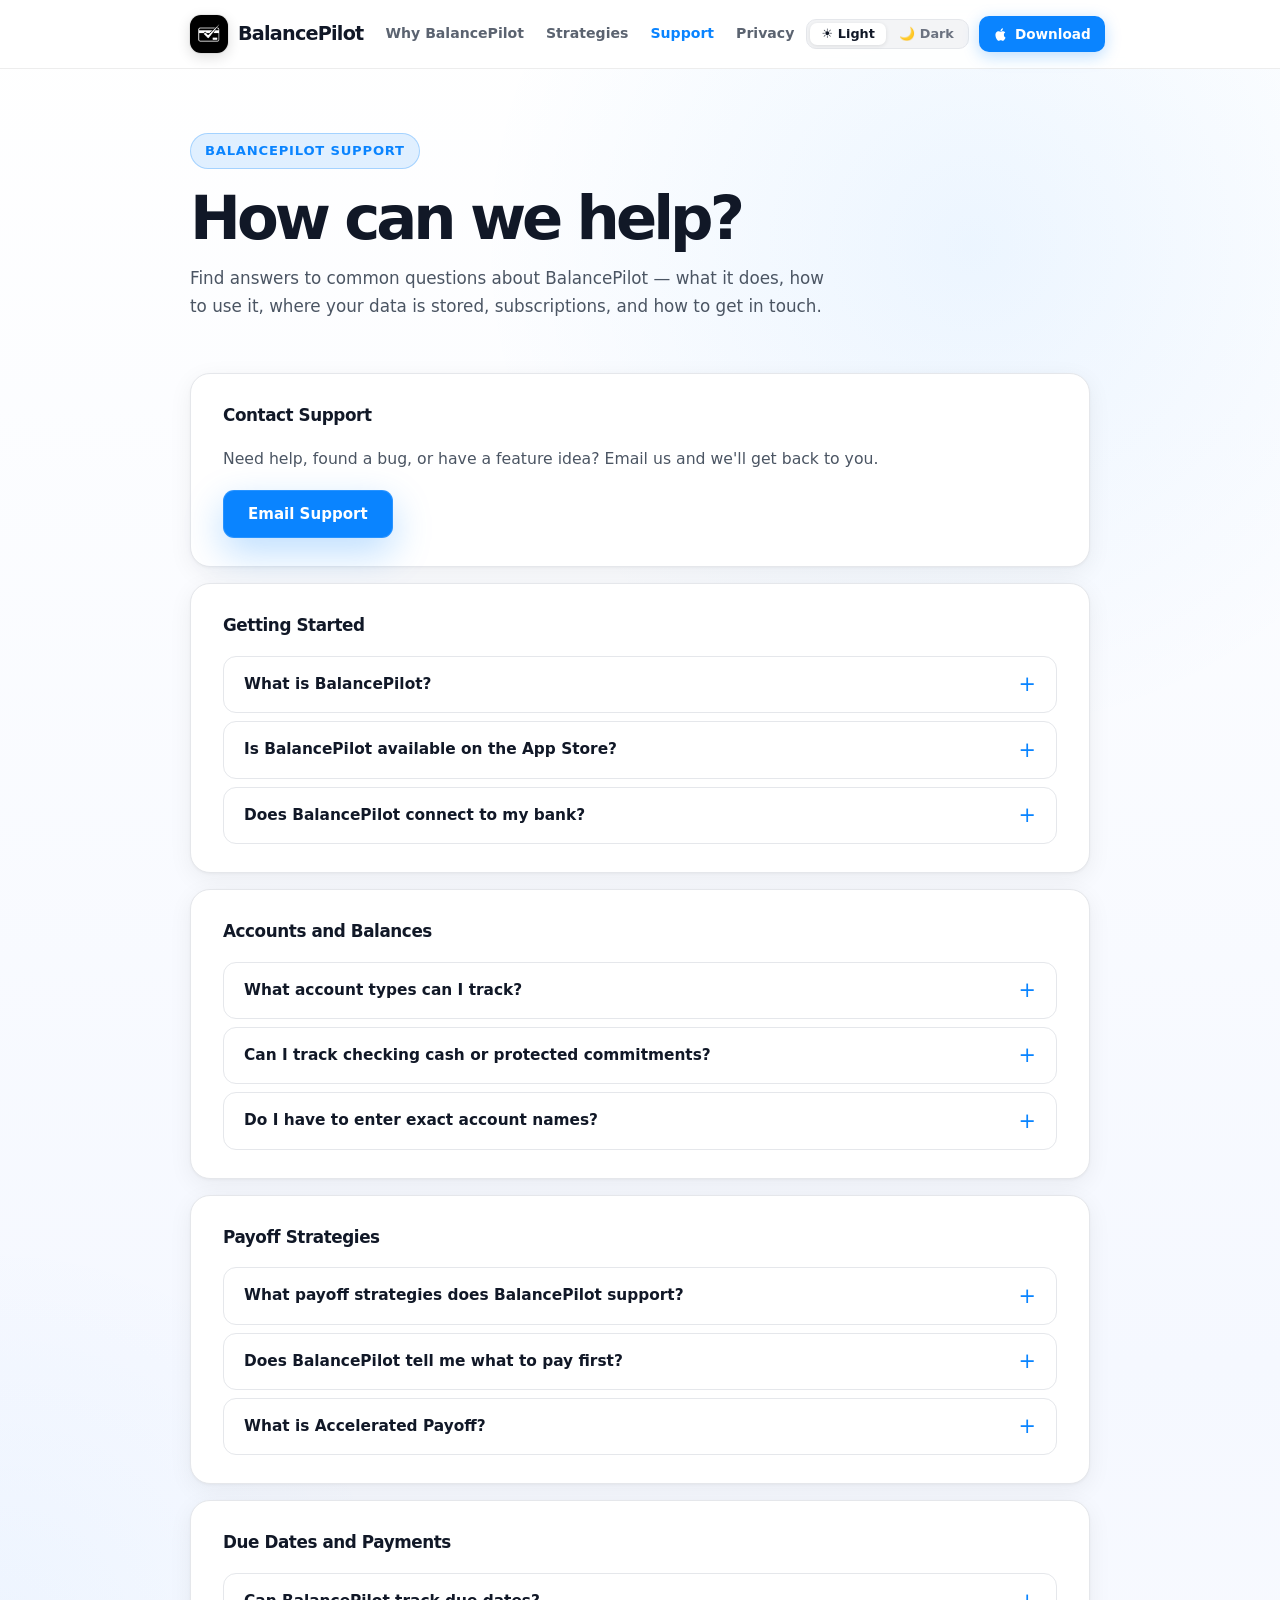
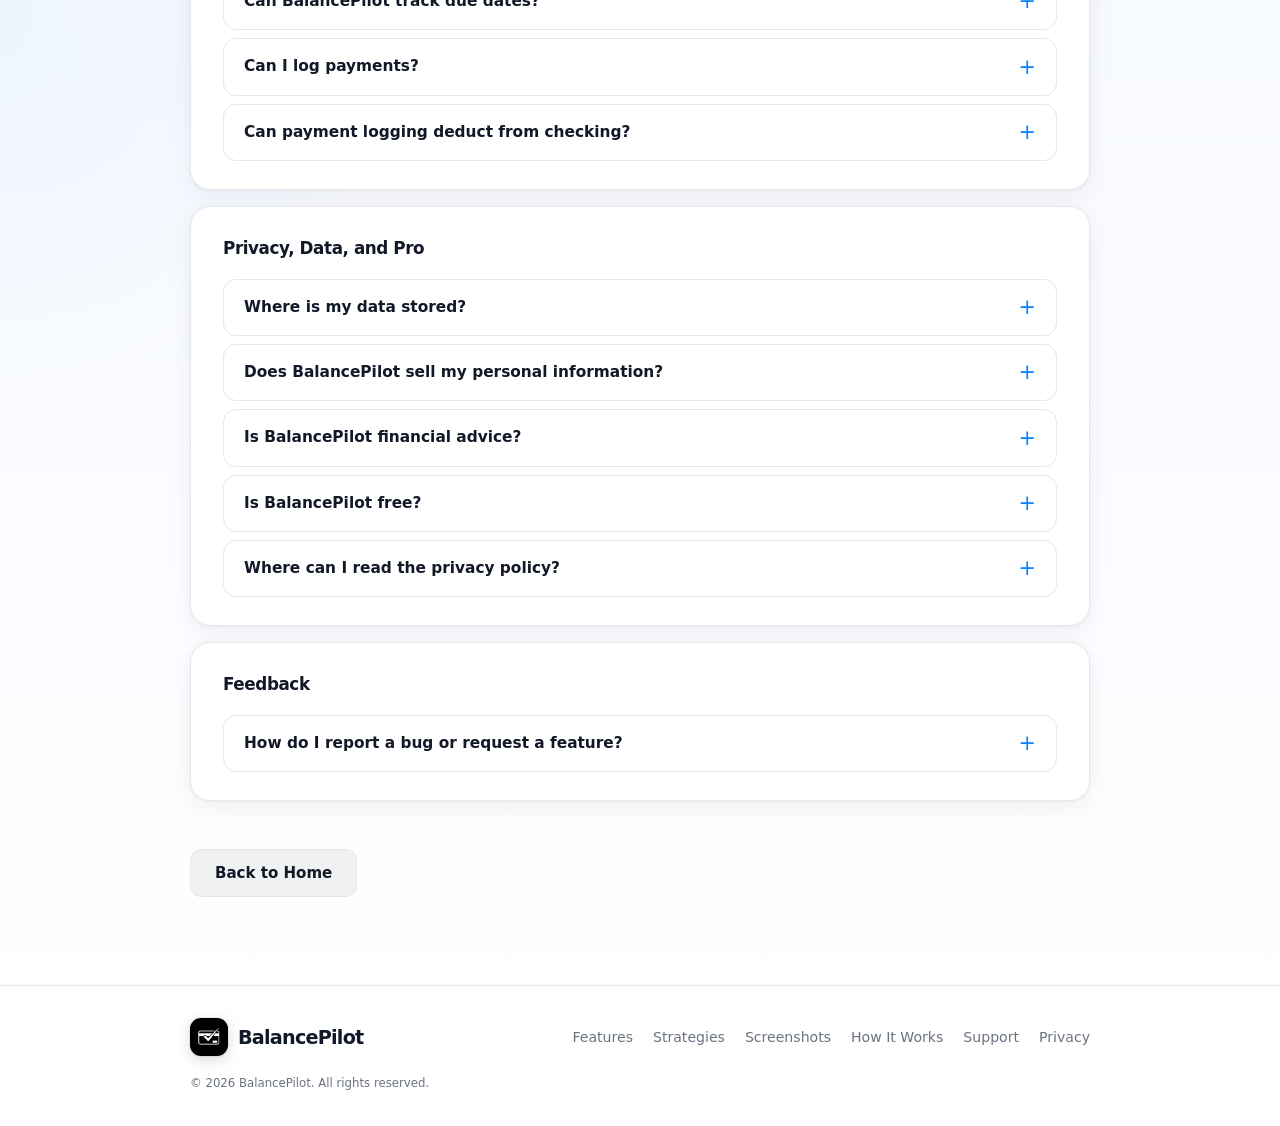
<file: support.html>
<!DOCTYPE html>
<html lang="en">
<head>
  <meta charset="UTF-8" />
  <meta name="viewport" content="width=device-width, initial-scale=1.0" />
  <meta name="description" content="Get help with BalancePilot. Find answers about accounts, payoff strategies, due dates, payment logging, privacy, data storage, subscriptions, and how to contact support." />
  <meta name="theme-color" content="#09090B" />
  <title>Support — BalancePilot</title>
  <!-- Anti-flash: apply saved/system theme before first paint -->
  <script>
  (function(){var t=localStorage.getItem('bp-theme')||(window.matchMedia('(prefers-color-scheme: dark)').matches?'dark':'light');document.documentElement.setAttribute('data-theme',t);}());
  </script>
  <link rel="stylesheet" href="theme.css" />
  <link rel="icon" type="image/png" href="balancepilot-icon.png" />
  <link rel="apple-touch-icon" href="balancepilot-icon.png" />
  <link rel="canonical" href="https://balancepilot.net/support.html" />

  <meta property="og:type" content="website" />
  <meta property="og:url" content="https://balancepilot.net/support.html" />
  <meta property="og:title" content="Support — BalancePilot" />
  <meta property="og:description" content="Get help with BalancePilot and read frequently asked questions." />
  <meta property="og:image" content="https://balancepilot.net/balancepilot-og.png" />

  <style>
    :root {
      --max: 900px;
      font-family: Inter, ui-sans-serif, system-ui, -apple-system, BlinkMacSystemFont, "SF Pro Display", "Segoe UI", sans-serif;
    }

    * { box-sizing: border-box; margin: 0; padding: 0; }
    html { scroll-behavior: smooth; }
    body {
      background:
        radial-gradient(circle at 76% 9%, var(--orb-1), transparent 31rem),
        radial-gradient(circle at 0% 60%, var(--orb-2), transparent 25rem),
        linear-gradient(180deg, var(--body-base) 0%, var(--body-mid) 50%, var(--body-base) 100%);
      color: var(--text);
      line-height: 1.65;
      overflow-x: hidden;
    }
    a { color: inherit; text-decoration: none; }
    img { max-width: 100%; display: block; }
    .container { width: min(100% - 36px, var(--max)); margin: 0 auto; }

    /* ── Nav (matches homepage) ── */
    header { position:sticky; top:0; z-index:100; background:var(--header-bg); border-bottom:1px solid var(--header-border); backdrop-filter:blur(24px) saturate(1.6); -webkit-backdrop-filter:blur(24px) saturate(1.6); }
    .nav { min-height:68px; display:flex; align-items:center; justify-content:space-between; gap:12px; }
    .brand { display:inline-flex; align-items:center; gap:10px; font-size:1.2rem; font-weight:800; color:var(--text); letter-spacing:-.04em; flex-shrink:0; }
    .logo-icon { width:38px; height:38px; border-radius:11px; object-fit:cover; background:var(--logo-bg); box-shadow:0 4px 14px rgba(0,0,0,.14),0 0 0 1px rgba(0,0,0,.06); }
    [data-theme="dark"] .logo-icon { box-shadow:0 6px 18px rgba(0,0,0,.50),0 0 0 1px rgba(255,255,255,.10); }
    .links { display:flex; align-items:center; gap:2px; }
    .links a:not(.nav-btn) { padding:6px 10px; border-radius:8px; color:var(--nav-link-color); font-weight:600; font-size:.88rem; opacity:.82; transition:opacity .15s,color .15s; white-space:nowrap; }
    .links a:not(.nav-btn):hover { opacity:1; color:var(--blue); }
    .links a[aria-current="page"] { opacity:1; color:var(--blue); }
    .nav-btn { display:inline-flex; align-items:center; justify-content:center; gap:7px; height:36px; padding:0 14px; border-radius:10px; margin-left:8px; border:none; font-weight:700; font-size:.85rem; background:var(--blue); color:white; box-shadow:0 4px 16px rgba(10,132,255,.28); cursor:pointer; transition:transform .15s,box-shadow .15s,filter .15s; white-space:nowrap; }
    .nav-btn:hover { transform:translateY(-1px); box-shadow:0 8px 26px rgba(10,132,255,.38); filter:brightness(1.06); }
    .nav-btn:active { transform:translateY(0); filter:brightness(.96); }
    .mob-toggle { display:none; width:40px; height:40px; border-radius:11px; border:1px solid var(--stroke); background:var(--mob-toggle-bg); color:var(--text); align-items:center; justify-content:center; flex-direction:column; gap:5px; cursor:pointer; }
    .mob-toggle span { width:18px; height:1.5px; border-radius:999px; background:currentColor; transition:transform .18s ease,opacity .18s ease; }
    .mob-toggle[aria-expanded="true"] span:nth-child(1) { transform:translateY(6.5px) rotate(45deg); }
    .mob-toggle[aria-expanded="true"] span:nth-child(2) { opacity:0; }
    .mob-toggle[aria-expanded="true"] span:nth-child(3) { transform:translateY(-6.5px) rotate(-45deg); }
    .mobile-menu { display:none; }

    .button { display: inline-flex; align-items: center; justify-content: center; gap: 10px; min-height: 48px; padding: 0 24px; border-radius: 11px; border: 1px solid var(--stroke); font-weight: 800; font-size: .94rem; transition: .18s ease; }
    .button.primary { background: var(--blue); color: white; border-color: rgba(255,255,255,.12); box-shadow: 0 14px 38px rgba(10,132,255,.28); }
    .button.secondary { background: var(--btn-sec-bg); color: var(--btn-sec-color); border-color: var(--btn-sec-border); }
    .button:hover { transform: translateY(-2px); filter: brightness(1.08); }

    .content { padding: 64px 0 88px; }
    .eyebrow { display: inline-flex; align-items: center; gap: 8px; padding: 6px 14px; border-radius: 999px; background: rgba(10,132,255,.12); border: 1px solid rgba(10,132,255,.28); color: var(--blue); font-size: .82rem; font-weight: 700; letter-spacing: .06em; text-transform: uppercase; margin-bottom: 18px; }
    h1 { font-size: clamp(2.6rem, 5vw, 3.8rem); line-height: 1.04; letter-spacing: -.065em; margin-bottom: 14px; }
    .intro { color: var(--muted); font-size: 1.05rem; line-height: 1.7; max-width: 640px; margin-bottom: 52px; }
    .support-body { display: flex; flex-direction: column; gap: 16px; }
    .support-section { background: var(--card-bg); border: 1px solid var(--card-border); border-radius: 20px; padding: 28px 32px; box-shadow: var(--card-shadow); }
    .support-section > h2 { font-size: 1.05rem; font-weight: 800; letter-spacing: -.025em; margin-bottom: 16px; color: var(--text); }
    .support-section p { color: var(--muted); font-size: .98rem; line-height: 1.7; }
    .support-section p + p { margin-top: 10px; }
    .support-section a { color: var(--blue); }
    .support-section a:hover { text-decoration: underline; }
    .contact-action { margin-top: 18px; }
    .faq-group { display: flex; flex-direction: column; gap: 8px; }
    details.faq-item { background: var(--faq-bg); border: 1px solid var(--faq-border); border-radius: 13px; overflow: hidden; }
    details.faq-item summary { padding: 15px 20px; cursor: pointer; list-style: none; font-weight: 700; font-size: .96rem; color: var(--text); display: flex; align-items: center; justify-content: space-between; gap: 14px; user-select: none; -webkit-tap-highlight-color: transparent; }
    details.faq-item summary::-webkit-details-marker { display: none; }
    details.faq-item summary::after { content: '+'; font-size: 1.3rem; font-weight: 300; color: var(--blue); flex-shrink: 0; line-height: 1; }
    details.faq-item[open] summary::after { content: '\2212'; }
    details.faq-item summary:hover { background: var(--faq-summary-hover); }
    details.faq-item .faq-answer { padding: 14px 20px 18px; border-top: 1px solid var(--faq-answer-border); color: var(--muted); font-size: .95rem; line-height: 1.7; }
    details.faq-item .faq-answer a { color: var(--blue); }
    footer { border-top: 1px solid var(--footer-border); padding: 32px 0; color: var(--muted-2); font-size: .88rem; }
    .footer-row { display: flex; align-items: center; justify-content: space-between; gap: 18px; flex-wrap: wrap; }
    .footer-links { display: flex; gap: 20px; flex-wrap: wrap; }
    .footer-links a { color: var(--muted-2); }
    .footer-links a:hover { color: var(--blue); }

    @media (max-width: 760px) {
      .links { display:none; }
      .mob-toggle { display:inline-flex; }
      .mobile-menu { display:grid; gap:8px; padding:0 16px 16px; background:var(--mob-menu-bg); border-bottom:1px solid var(--mob-menu-border); backdrop-filter:blur(20px); }
      .mobile-menu[hidden] { display:none; }
      .mobile-menu a { display:flex; align-items:center; min-height:46px; padding:0 14px; border-radius:12px; color:var(--text); font-weight:700; background:var(--mob-item-bg); border:1px solid var(--mob-item-border); }
      .mob-menu-dl { justify-content:center; background:var(--blue) !important; color:white !important; box-shadow:0 8px 24px rgba(10,132,255,.32) !important; }
    }
    @media (max-width: 680px) {
      .brand { font-size: 1.1rem; }
      .logo-icon { width:32px; height:32px; border-radius:9px; }
      .support-section { padding: 22px 20px; }
      h1 { font-size: 2.3rem; }
      .button { width: 100%; }
    }
  </style>
</head>
<body>
  <header>
  <div class="container nav">
    <a class="brand" href="index.html" aria-label="BalancePilot home">
      <img class="logo-icon" src="balancepilot-icon.png" width="38" height="38" alt="BalancePilot app icon" loading="eager" decoding="sync" />
      <span>BalancePilot</span>
    </a>
    <nav class="links" aria-label="Main navigation">
        <a href="index.html#accounts">Why BalancePilot</a>
        <a href="strategies.html">Strategies</a>
        <a href="support.html" aria-current="page">Support</a>
        <a href="privacy.html">Privacy</a>
      <div class="theme-switch" aria-label="Color theme">
        <button class="theme-opt" data-theme-val="light" aria-pressed="false" aria-label="Light mode">☀️ <span class="theme-label">Light</span></button>
        <button class="theme-opt" data-theme-val="dark" aria-pressed="false" aria-label="Dark mode">🌙 <span class="theme-label">Dark</span></button>
      </div>
      <a class="nav-btn" href="https://apps.apple.com/app/balancepilot/id6763011325">
        <svg width="15" height="15" viewBox="0 0 24 24" fill="currentColor" aria-hidden="true"><path d="M18.71 19.5c-.83 1.24-1.71 2.45-3.05 2.47-1.34.03-1.77-.79-3.29-.79-1.53 0-2 .77-3.27.82-1.31.05-2.3-1.32-3.14-2.53C4.25 17 2.94 12.45 4.7 9.39c.87-1.52 2.43-2.48 4.12-2.51 1.28-.02 2.5.87 3.29.87.78 0 2.26-1.07 3.8-.91.65.03 2.47.26 3.64 1.98-.09.06-2.17 1.28-2.15 3.81.03 3.02 2.65 4.03 2.68 4.04-.03.07-.42 1.44-1.38 2.83M13 3.5c.73-.83 1.94-1.46 2.94-1.5.13 1.17-.34 2.35-1.04 3.19-.69.85-1.83 1.51-2.95 1.42-.15-1.15.41-2.35 1.05-3.11z"/></svg>
        Download
      </a>
    </nav>
    <button class="mob-toggle" type="button" aria-label="Open menu" aria-expanded="false" aria-controls="mobileMenu">
      <span></span><span></span><span></span>
    </button>
  </div>
  <div class="mobile-menu" id="mobileMenu" hidden>
    <a href="index.html#accounts">Why BalancePilot</a>
    <a href="strategies.html">Strategies</a>
    <a href="support.html" aria-current="page">Support</a>
    <a href="privacy.html">Privacy</a>
    <a class="mob-menu-dl" href="https://apps.apple.com/app/balancepilot/id6763011325">Download on the App Store</a>
    <div class="theme-switch mobile-visible" aria-label="Color theme">
      <button class="theme-opt" data-theme-val="light" aria-pressed="false" aria-label="Light mode">☀️ <span class="theme-label">Light</span></button>
      <button class="theme-opt" data-theme-val="dark" aria-pressed="false" aria-label="Dark mode">🌙 <span class="theme-label">Dark</span></button>
    </div>
  </div>
</header>

  <main>
    <div class="container content">
      <div class="eyebrow">BalancePilot Support</div>
      <h1>How can we help?</h1>
      <p class="intro">Find answers to common questions about BalancePilot — what it does, how to use it, where your data is stored, subscriptions, and how to get in touch.</p>

      <div class="support-body">
        <div class="support-section">
          <h2>Contact Support</h2>
          <p>Need help, found a bug, or have a feature idea? Email us and we'll get back to you.</p>
          <div class="contact-action"><a class="button primary" href="mailto:hello@balancepilot.net?subject=BalancePilot%20Support">Email Support</a></div>
        </div>

        <div class="support-section">
          <h2>Getting Started</h2>
          <div class="faq-group">
            <details class="faq-item"><summary>What is BalancePilot?</summary><div class="faq-answer"><p>BalancePilot is a debt payoff planning app that helps you organize balances, due dates, payoff strategies, payments, cash planning, and progress in one place.</p></div></details>
            <details class="faq-item"><summary>Is BalancePilot available on the App Store?</summary><div class="faq-answer"><p>Yes. BalancePilot is free to download on the <a href="https://apps.apple.com/app/balancepilot/id6763011325">App Store</a>.</p></div></details>
            <details class="faq-item"><summary>Does BalancePilot connect to my bank?</summary><div class="faq-answer"><p>No. BalancePilot is manual-entry only and does not request bank login credentials or connect to financial accounts of any kind. You enter your own balances, payments, and account details directly.</p></div></details>
          </div>
        </div>

        <div class="support-section">
          <h2>Accounts and Balances</h2>
          <div class="faq-group">
            <details class="faq-item"><summary>What account types can I track?</summary><div class="faq-answer"><p>You can track debt accounts such as credit cards, auto loans, student loans, medical balances, personal loans, BNPL balances, and other accounts you want to organize for payoff planning. Some advanced categories may require BalancePilot Pro.</p></div></details>
            <details class="faq-item"><summary>Can I track checking cash or protected commitments?</summary><div class="faq-answer"><p>Yes. BalancePilot can help account for checking cash, safety buffers, and protected commitments so your payoff plan is more realistic about what money may be available.</p></div></details>
            <details class="faq-item"><summary>Do I have to enter exact account names?</summary><div class="faq-answer"><p>No. You can use nicknames or labels that make sense to you.</p></div></details>
          </div>
        </div>

        <div class="support-section">
          <h2>Payoff Strategies</h2>
          <div class="faq-group">
            <details class="faq-item"><summary>What payoff strategies does BalancePilot support?</summary><div class="faq-answer"><p>BalancePilot helps compare strategies such as Avalanche, Snowball, Smart Hybrid, and Accelerated Payoff so you can understand how different approaches may affect your timeline and estimated interest. You can also read the <a href="strategies.html">Strategy Guide</a> for a plain-English breakdown of each approach.</p></div></details>
            <details class="faq-item"><summary>Does BalancePilot tell me what to pay first?</summary><div class="faq-answer"><p>BalancePilot can highlight a suggested focus account based on the information you enter and the strategy you choose, but it is a planning tool and not personalized financial advice.</p></div></details>
            <details class="faq-item"><summary>What is Accelerated Payoff?</summary><div class="faq-answer"><p>Accelerated Payoff is designed to focus extra cash toward faster debt reduction while still helping you keep track of required payments and timing across all accounts.</p></div></details>
          </div>
        </div>

        <div class="support-section">
          <h2>Due Dates and Payments</h2>
          <div class="faq-group">
            <details class="faq-item"><summary>Can BalancePilot track due dates?</summary><div class="faq-answer"><p>Yes. BalancePilot is designed to help organize due dates, statement dates, urgent dates, payday timing, and payoff timing across your accounts.</p></div></details>
            <details class="faq-item"><summary>Can I log payments?</summary><div class="faq-answer"><p>Yes. BalancePilot lets you log payments so progress and recent activity are easier to follow over time.</p></div></details>
            <details class="faq-item"><summary>Can payment logging deduct from checking?</summary><div class="faq-answer"><p>BalancePilot supports cash-aware planning where payment logging may optionally reflect checking and cash balance changes when that option is enabled.</p></div></details>
          </div>
        </div>

        <div class="support-section">
          <h2>Privacy, Data, and Pro</h2>
          <div class="faq-group">
            <details class="faq-item"><summary>Where is my data stored?</summary><div class="faq-answer"><p>BalancePilot stores app data locally on your device using standard iOS app storage. BalancePilot does not currently offer cloud sync, account-based backup, or bank syncing. App data can be deleted by deleting the app from your device.</p></div></details>
            <details class="faq-item"><summary>Does BalancePilot sell my personal information?</summary><div class="faq-answer"><p>No. BalancePilot does not sell personal information and does not use your financial data for advertising or profiling of any kind.</p></div></details>
            <details class="faq-item"><summary>Is BalancePilot financial advice?</summary><div class="faq-answer"><p>No. BalancePilot provides educational payoff estimates and planning tools only. It is not financial, legal, or tax advice. Always verify balances, due dates, APRs, minimum payments, and payment requirements with your lender, and consult a qualified professional for decisions that matter to your situation.</p></div></details>
            <details class="faq-item"><summary>Is BalancePilot free?</summary><div class="faq-answer"><p>BalancePilot is free to download and includes core payoff planning features. BalancePilot Pro may offer additional premium features through an optional monthly subscription. Pricing and availability are shown in the app before purchase.</p></div></details>
            <details class="faq-item"><summary>Where can I read the privacy policy?</summary><div class="faq-answer"><p>You can read the full privacy policy on the <a href="privacy.html">Privacy page</a>.</p></div></details>
          </div>
        </div>

        <div class="support-section">
          <h2>Feedback</h2>
          <div class="faq-group">
            <details class="faq-item"><summary>How do I report a bug or request a feature?</summary><div class="faq-answer"><p>Email <a href="mailto:hello@balancepilot.net?subject=BalancePilot%20Feedback">hello@balancepilot.net</a> with the subject "BalancePilot Feedback" and include details about what happened or what you would like to see. We read every message.</p></div></details>
          </div>
        </div>
      </div>

      <div style="margin-top:48px; display:flex; flex-wrap:wrap; gap:14px;"><a class="button secondary" href="index.html">Back to Home</a></div>
    </div>
  </main>

  <footer>
    <div class="container footer-row">
      <a class="brand" href="index.html"><img class="logo-icon" src="balancepilot-icon.png" width="46" height="46" alt="BalancePilot app icon" /><span>BalancePilot</span></a>
      <div class="footer-links">
        <a href="index.html#features">Features</a>
        <a href="strategies.html">Strategies</a>
        <a href="index.html#screenshots">Screenshots</a>
        <a href="index.html#how">How It Works</a>
        <a href="support.html" aria-current="page">Support</a>
        <a href="privacy.html">Privacy</a>
      </div>
      <small style="color:var(--muted-2);">© <span id="year"></span> BalancePilot. All rights reserved.</small>
    </div>
  </footer>

  <script src="theme.js"></script>
  <script>
    document.getElementById('year').textContent = new Date().getFullYear();
    const menuToggle = document.querySelector('.mob-toggle');
    const mobileMenu = document.getElementById('mobileMenu');
    if (menuToggle && mobileMenu) {
      menuToggle.addEventListener('click', function() {
        const isOpen = menuToggle.getAttribute('aria-expanded') === 'true';
        menuToggle.setAttribute('aria-expanded', String(!isOpen));
        mobileMenu.hidden = isOpen;
      });
      mobileMenu.querySelectorAll('a').forEach(function(link) {
        link.addEventListener('click', function() {
          menuToggle.setAttribute('aria-expanded', 'false');
          mobileMenu.hidden = true;
        });
      });
    }
  </script>
</body>
</html>
</file>
<file: theme.css>
/* ══════════════════════════════════════════════════
   BalancePilot — Light & Dark Theme System
   All pages import this file. Anti-flash script
   must be inline in <head> before this link tag.
══════════════════════════════════════════════════ */

/* ── Design Tokens: Dark (default) ── */
:root,
[data-theme="dark"] {
  /* Core palette */
  --bg:             #09090B;
  --bg-2:           #111113;
  --surface:        #18181B;
  --surface-elev:   #1F1F23;
  --stroke:         rgba(255,255,255,.09);
  --text:           #FFFFFF;
  --muted:          #A1A1AA;
  --muted-2:        #71717A;
  --blue:           #0a84ff;
  --green:          #32d74b;

  /* Body background pieces */
  --orb-1:          rgba(10,132,255,.38);
  --orb-2:          rgba(10,132,255,.20);
  --body-base:      #000000;
  --body-mid:       #020610;

  /* Logo */
  --logo-bg:        #000000;

  /* Navigation */
  --header-bg:      rgba(0,0,0,.78);
  --header-border:  rgba(255,255,255,.07);
  --nav-link-color: #f4f7fb;

  /* Mobile menu */
  --mob-menu-bg:          rgba(0,0,0,.94);
  --mob-menu-border:      rgba(255,255,255,.07);
  --mob-item-bg:          rgba(255,255,255,.055);
  --mob-item-border:      rgba(255,255,255,.08);
  --mob-toggle-bg:        rgba(255,255,255,.07);

  /* Cards / glass surfaces */
  --card-bg:        linear-gradient(145deg, rgba(255,255,255,.095), rgba(255,255,255,.04));
  --card-bg-alt:    linear-gradient(145deg, rgba(255,255,255,.085), rgba(255,255,255,.035));
  --card-border:    rgba(255,255,255,.11);
  --card-shadow:    0 22px 64px rgba(0,0,0,.24), inset 0 1px 0 rgba(255,255,255,.10);
  --card-shadow-h:  0 32px 72px rgba(0,0,0,.32), inset 0 1px 0 rgba(255,255,255,.14);
  --card-border-h:  rgba(255,255,255,.18);

  /* Subtle inner backgrounds (why-point, pro-feat, trust-bullets li) */
  --subtle-bg:      rgba(255,255,255,.045);
  --subtle-border:  rgba(255,255,255,.08);
  --subtle-bg-h:    rgba(255,255,255,.07);
  --subtle-border-h:rgba(255,255,255,.14);

  /* Secondary button */
  --btn-sec-bg:     rgba(255,255,255,.06);
  --btn-sec-border: rgba(255,255,255,.10);
  --btn-sec-color:  #ffffff;

  /* Hero */
  --hero-brand-color:   rgba(255,255,255,.70);
  --hero-feat-bg:       linear-gradient(145deg, rgba(255,255,255,.09), rgba(255,255,255,.03));
  --hero-feat-border:   rgba(255,255,255,.11);
  --hero-feat-shadow:   0 14px 36px rgba(0,0,0,.32), inset 0 1px 0 rgba(255,255,255,.08);
  --hero-feat-shadow-h: 0 18px 44px rgba(0,0,0,.40), inset 0 1px 0 rgba(255,255,255,.10);
  --hero-ss-shadow:     0 40px 90px rgba(0,0,0,.70), 0 0 0 1px rgba(255,255,255,.07), 0 0 64px rgba(10,132,255,.22);
  --loan-ss-shadow:     0 32px 72px rgba(0,0,0,.62), 0 0 0 1px rgba(255,255,255,.07), 0 0 48px rgba(10,132,255,.18);

  /* Screenshot grid */
  --shot-bg:        rgba(255,255,255,.045);
  --shot-border:    rgba(255,255,255,.10);
  --shot-shadow:    0 16px 48px rgba(0,0,0,.28), inset 0 1px 0 rgba(255,255,255,.08);
  --shot-title-color: #ffffff;
  --shot-border-h:  rgba(10,132,255,.22);
  --shot-shadow-h:  0 28px 64px rgba(0,0,0,.45), 0 0 0 1px rgba(10,132,255,.22), inset 0 1px 0 rgba(255,255,255,.10);

  /* Icon boxes (shield, trust icon) */
  --icon-box-bg:    rgba(255,255,255,.06);
  --icon-box-border:rgba(255,255,255,.14);

  /* Table */
  --table-wrap-bg:  linear-gradient(145deg, rgba(255,255,255,.07), rgba(255,255,255,.025));
  --table-wrap-border: rgba(255,255,255,.13);
  --table-head-border: rgba(255,255,255,.10);
  --table-row-border:  rgba(255,255,255,.055);
  --table-first-col:   #ffffff;
  --table-row-hover:   rgba(255,255,255,.03);

  /* FAQ / details */
  --faq-bg:           linear-gradient(145deg, rgba(255,255,255,.055), rgba(255,255,255,.015));
  --faq-border:       rgba(255,255,255,.10);
  --faq-answer-border:rgba(255,255,255,.07);
  --faq-summary-hover:rgba(255,255,255,.04);

  /* Footer */
  --footer-border: rgba(255,255,255,.07);

  /* Theme switch widget */
  --ts-bg:           rgba(255,255,255,.07);
  --ts-border:       rgba(255,255,255,.13);
  --ts-color:        rgba(255,255,255,.55);
  --ts-active-bg:    rgba(255,255,255,.16);
  --ts-active-color: #ffffff;
  --ts-active-shadow:0 1px 4px rgba(0,0,0,.25);

  /* PRO badge */
  --badge-pro-bg:     rgba(255,193,0,.12);
  --badge-pro-border: rgba(255,193,0,.30);
  --badge-pro-color:  #ffc100;
}

/* ── Design Tokens: Light ── */
[data-theme="light"] {
  --bg:             #FFFFFF;
  --bg-2:           #F7F7F8;
  --surface:        #FFFFFF;
  --surface-elev:   #FAFAFA;
  --stroke:         #E5E7EB;
  --text:           #111827;
  --muted:          #4B5563;
  --muted-2:        #6B7280;
  --blue:           #0a84ff;
  --green:          #16a34a;

  /* Body background */
  --orb-1:          rgba(10,132,255,.07);
  --orb-2:          rgba(10,132,255,.04);
  --body-base:      #FFFFFF;
  --body-mid:       #F5F8FF;

  /* Logo */
  --logo-bg:        #FFFFFF;

  /* Navigation */
  --header-bg:      rgba(255,255,255,.92);
  --header-border:  rgba(0,0,0,.07);
  --nav-link-color: #374151;

  /* Mobile menu */
  --mob-menu-bg:          rgba(255,255,255,.98);
  --mob-menu-border:      rgba(0,0,0,.07);
  --mob-item-bg:          rgba(0,0,0,.04);
  --mob-item-border:      rgba(0,0,0,.06);
  --mob-toggle-bg:        rgba(0,0,0,.05);

  /* Cards */
  --card-bg:        #FFFFFF;
  --card-bg-alt:    #FAFAFA;
  --card-border:    #E5E7EB;
  --card-shadow:    0 1px 3px rgba(0,0,0,.04), 0 6px 24px rgba(0,0,0,.06);
  --card-shadow-h:  0 4px 12px rgba(0,0,0,.06), 0 16px 40px rgba(0,0,0,.09);
  --card-border-h:  #D1D5DB;

  /* Subtle inner backgrounds */
  --subtle-bg:      #F7F7F8;
  --subtle-border:  #E5E7EB;
  --subtle-bg-h:    #F0F0F3;
  --subtle-border-h:#D1D5DB;

  /* Secondary button */
  --btn-sec-bg:     rgba(0,0,0,.05);
  --btn-sec-border: #E5E7EB;
  --btn-sec-color:  #111827;

  /* Hero */
  --hero-brand-color:   rgba(0,0,0,.45);
  --hero-feat-bg:       #FFFFFF;
  --hero-feat-border:   #E5E7EB;
  --hero-feat-shadow:   0 2px 8px rgba(0,0,0,.05), 0 1px 2px rgba(0,0,0,.04);
  --hero-feat-shadow-h: 0 4px 16px rgba(0,0,0,.08), 0 2px 4px rgba(0,0,0,.05);
  --hero-ss-shadow:     0 24px 60px rgba(0,0,0,.12), 0 0 0 1px rgba(0,0,0,.06);
  --loan-ss-shadow:     0 16px 48px rgba(0,0,0,.10), 0 0 0 1px rgba(0,0,0,.05);

  /* Screenshot grid */
  --shot-bg:        #FFFFFF;
  --shot-border:    #E5E7EB;
  --shot-shadow:    0 2px 8px rgba(0,0,0,.05), 0 1px 2px rgba(0,0,0,.04);
  --shot-title-color: #111827;
  --shot-border-h:  #CBD5E1;
  --shot-shadow-h:  0 8px 24px rgba(0,0,0,.09), 0 2px 6px rgba(0,0,0,.05);

  /* Icon boxes */
  --icon-box-bg:    #F3F4F6;
  --icon-box-border:#E5E7EB;

  /* Table */
  --table-wrap-bg:  #FFFFFF;
  --table-wrap-border: #E5E7EB;
  --table-head-border: #E5E7EB;
  --table-row-border:  #F3F4F6;
  --table-first-col:   #111827;
  --table-row-hover:   rgba(0,0,0,.02);

  /* FAQ / details */
  --faq-bg:           #FFFFFF;
  --faq-border:       #E5E7EB;
  --faq-answer-border:#F3F4F6;
  --faq-summary-hover:rgba(0,0,0,.02);

  /* Footer */
  --footer-border: #E5E7EB;

  /* Theme switch widget */
  --ts-bg:           #F3F4F6;
  --ts-border:       #E5E7EB;
  --ts-color:        #6B7280;
  --ts-active-bg:    #FFFFFF;
  --ts-active-color: #111827;
  --ts-active-shadow:0 1px 4px rgba(0,0,0,.10);

  /* PRO badge — darkened for WCAG AA on white (~5.8:1 contrast) */
  --badge-pro-bg:     rgba(161,122,0,.09);
  --badge-pro-border: rgba(161,122,0,.28);
  --badge-pro-color:  #7a5c00;
}

/* ── Smooth theme transitions ──
   Apply to elements that change color/bg on switch.
   Intentionally excludes transform/layout so existing
   hover animations remain unaffected. */
body,
header,
footer,
.brand,
.links,
.logo-icon,
.mobile-menu,
.mobile-menu a,
.mobile-menu-toggle,
.button.secondary,
.nav-button,
.feature-card,
.glass,
.why-panel, .pro-panel, .loan-panel, .trust-panel,
.why-point,
.step,
.cta-panel,
.disclaimer,
.shot,
.pro-feat,
.trust-bullets li,
.hero-brand-inline,
.hero-feature-card,
.strategy-card,
.table-wrap,
.disclaimer-card,
.cta-card,
.support-section,
.policy-section,
details.faq-item,
details.faq-item summary,
details.faq-item .faq-answer,
table, thead tr, td,
.theme-switch,
.theme-opt {
  transition:
    background-color 250ms ease-in-out,
    background 250ms ease-in-out,
    border-color 250ms ease-in-out,
    color 250ms ease-in-out,
    box-shadow 250ms ease-in-out !important;
}

/* Exception: elements with important layout/transform transitions
   get those preserved (browser merges via specificity) */
.feature-card,
.hero-feature-card,
.shot,
.button,
.nav-button {
  transition:
    background-color 250ms ease-in-out,
    background 250ms ease-in-out,
    border-color 250ms ease-in-out,
    color 250ms ease-in-out,
    box-shadow 250ms ease-in-out,
    transform 200ms cubic-bezier(.22,1,.36,1),
    filter 150ms ease !important;
}

/* ── Theme Switch Widget ── */
.theme-switch {
  display: inline-flex;
  align-items: center;
  gap: 2px;
  padding: 3px;
  border-radius: 10px;
  background: var(--ts-bg);
  border: 1px solid var(--ts-border);
  flex-shrink: 0;
}

.theme-opt {
  display: inline-flex;
  align-items: center;
  gap: 5px;
  padding: 5px 11px;
  border-radius: 7px;
  border: none;
  background: transparent;
  color: var(--ts-color);
  font-family: inherit;
  font-size: .8rem;
  font-weight: 600;
  cursor: pointer;
  line-height: 1;
}

.theme-opt[aria-pressed="true"] {
  background: var(--ts-active-bg);
  color: var(--ts-active-color);
  box-shadow: var(--ts-active-shadow);
}

/* Mobile: hide text labels, show only in mobile menu */
@media (max-width: 760px) {
  .theme-switch {
    display: none; /* hidden on mobile nav bar — appears in mobile menu instead */
  }
  .theme-switch.mobile-visible {
    display: inline-flex;
    width: 100%;
    justify-content: center;
  }
  .theme-opt { padding: 8px 20px; font-size: .9rem; }
}
</file>
